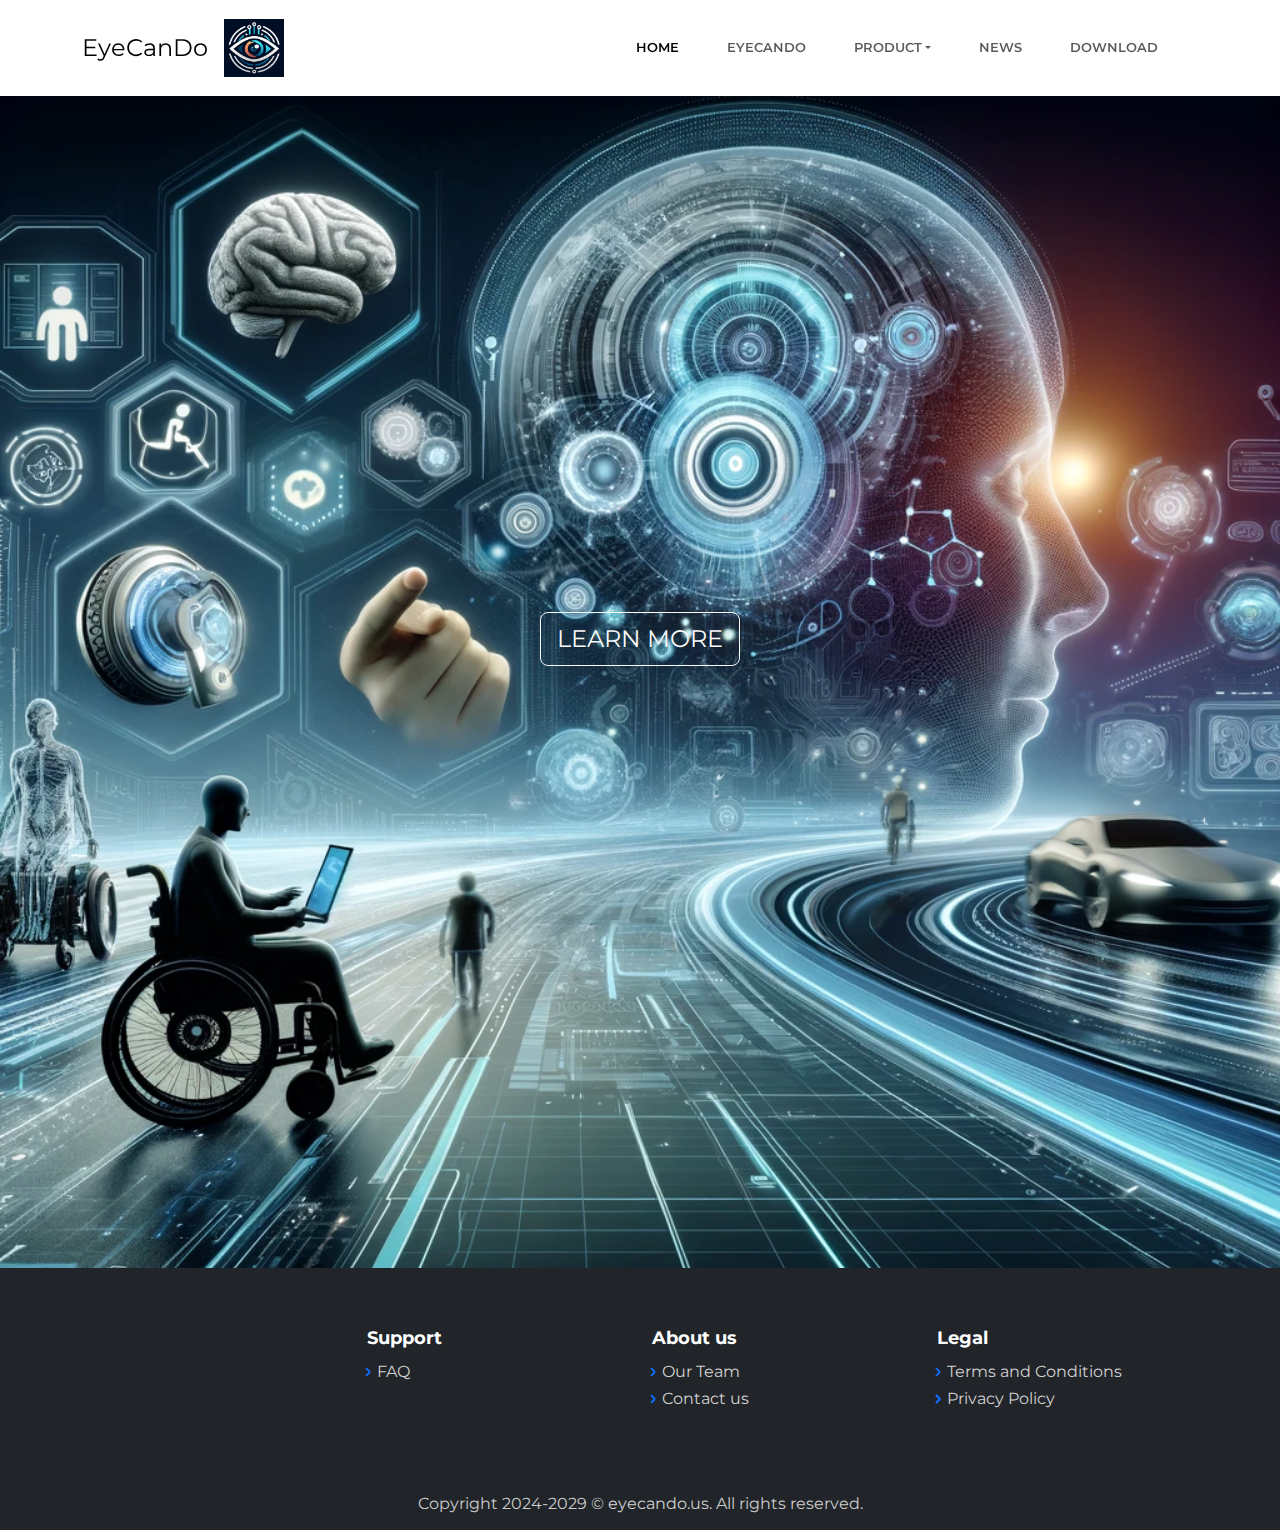
<file: index.html>
<!DOCTYPE html>
<html data-bs-theme="light" lang="en">

<head>
    <meta charset="utf-8">
    <meta name="viewport" content="width=device-width, initial-scale=1.0, shrink-to-fit=no">
    <title>Home - Brand</title>
    <link rel="stylesheet" href="assets/bootstrap/css/bootstrap.min.css">
    <link rel="stylesheet" href="https://fonts.googleapis.com/css?family=Montserrat:400,400i,700,700i,600,600i&amp;display=swap">
    <link rel="stylesheet" href="assets/css/swiper-icons.css">
    <link rel="stylesheet" href="assets/css/baguetteBox.min.css">
    <link rel="stylesheet" href="assets/css/Features-Centered-Icons-icons.css">
    <link rel="stylesheet" href="assets/css/index.css">
    <link rel="stylesheet" href="assets/css/Projects-Grid-Horizontal-images.css">
    <link rel="stylesheet" href="assets/css/Simple-Slider-swiper-bundle.min.css">
    <link rel="stylesheet" href="assets/css/Simple-Slider.css">
    <link rel="stylesheet" href="assets/css/untitled.css">
    <link rel="stylesheet" href="assets/css/vanilla-zoom.min.css">
</head>

<body>
    <nav class="navbar navbar-expand-lg fixed-top bg-body clean-navbar navbar-light">
        <div class="container"><a class="navbar-brand logo" href="index.html">EyeCanDo</a><button data-bs-toggle="collapse" class="navbar-toggler" data-bs-target="#navcol-1"><span class="visually-hidden">Toggle navigation</span><span class="navbar-toggler-icon"></span></button>
            <div class="collapse navbar-collapse" id="navcol-1"><img src="assets/img/WechatIMG102.jpeg" width="60" height="58">
                <ul class="navbar-nav ms-auto">
                    <li class="nav-item"><a class="nav-link active" href="index.html">Home</a></li>
                    <li class="nav-item"><a class="nav-link" href="eyecando.html">Eyecando</a></li>
                    <li class="nav-item dropdown"><a class="dropdown-toggle nav-link" aria-expanded="false" data-bs-toggle="dropdown" href="#">Product</a>
                        <div class="dropdown-menu"><a class="dropdown-item" href="features.html">Features</a><a class="dropdown-item" href="functionality.html">Functionality</a><a class="dropdown-item" href="eyecandvr.html">EyeCanDo VR</a></div>
                    </li>
                    <li class="nav-item"><a class="nav-link" href="news.html">news</a></li>
                    <li class="nav-item"><a class="nav-link" href="download.html">Download</a></li>
                </ul>
            </div>
        </div>
    </nav>
    <main class="page landing-page">
        <section class="clean-block clean-hero" style="background-image: url(&quot;assets/img/tech/DALL·E%202024-04-11%2023.09.48%20-%20A%20futuristic%20and%20inclusive%20technology-themed%20background%20image%20that%20represents%20next-generation%20communication%20platforms,%20including%20elements%20of%20eye%20gaze%20.webp&quot;);color: rgba(9,162,255,0);">
            <div class="text">
                <h2></h2><a class="btn btn-outline-light btn-lg text-uppercase fs-4" role="button" href="eyecando.html">Learn More</a>
            </div>
        </section>
    </main>
    <footer class="page-footer dark">
        <div class="container">
            <div class="row justify-content-end">
                <div class="col-sm-3">
                    <h5>Support</h5>
                    <ul>
                        <li><a href="faq.html">FAQ</a></li>
                    </ul>
                </div>
                <div class="col-sm-3">
                    <h5>About us</h5>
                    <ul>
                        <li><a href="about-us.html">Our Team</a></li>
                        <li><a href="contact-us.html">Contact us</a></li>
                    </ul>
                </div>
                <div class="col-sm-3">
                    <h5>Legal</h5>
                    <ul>
                        <li><a href="Terms_and_Conditions.html">Terms and Conditions</a></li>
                        <li></li>
                        <li><a href="privacy%20policy.html">Privacy Policy</a></li>
                    </ul>
                </div>
            </div>
        </div>
        <div class="footer-copyright">
            <p>Copyright 2024-2029 © <a href="http://eyecando.org">eyecando.</a>us. All rights reserved.</p>
        </div>
    </footer>
    <script src="assets/bootstrap/js/bootstrap.min.js"></script>
    <script src="assets/js/baguetteBox.min.js"></script>
    <script src="assets/js/vanilla-zoom.js"></script>
    <script src="assets/js/theme.js"></script>
    <script src="assets/js/Simple-Slider-swiper-bundle.min.js"></script>
    <script src="assets/js/Simple-Slider.js"></script>
</body>

</html>
</file>
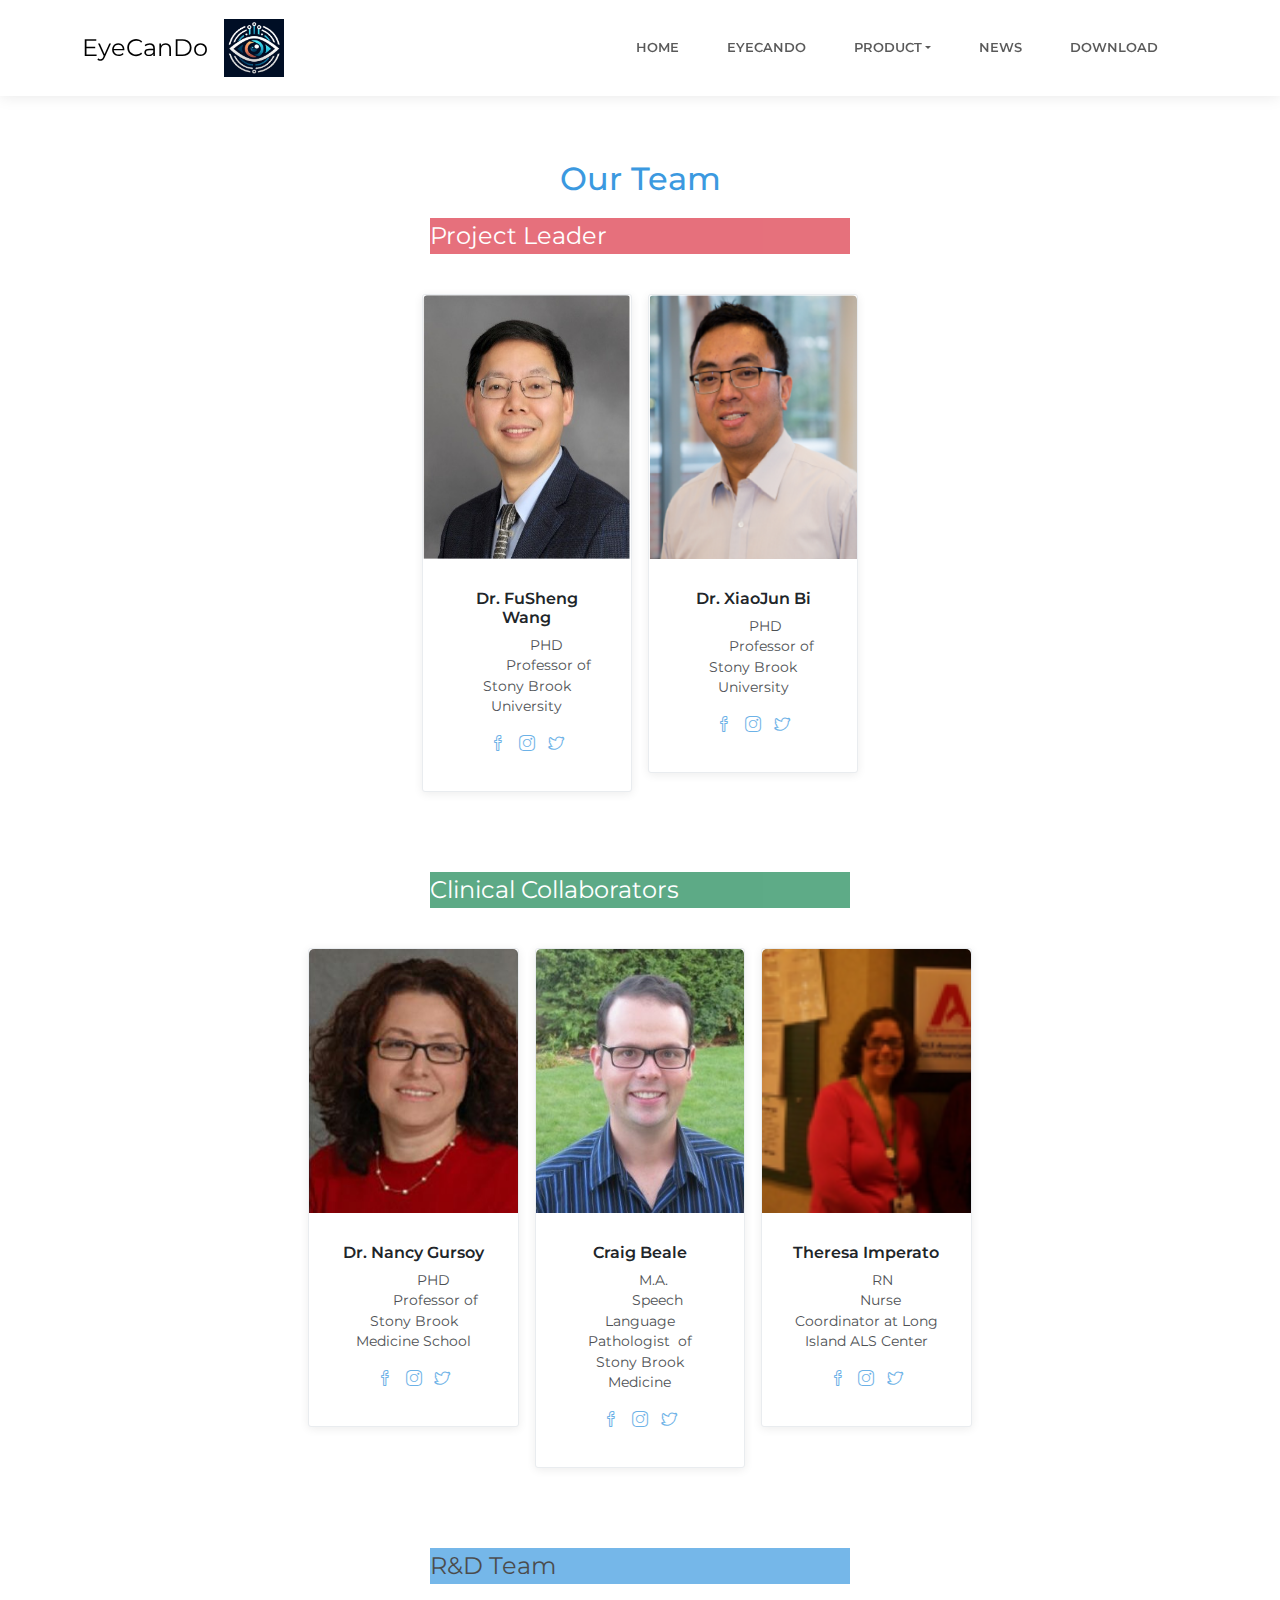
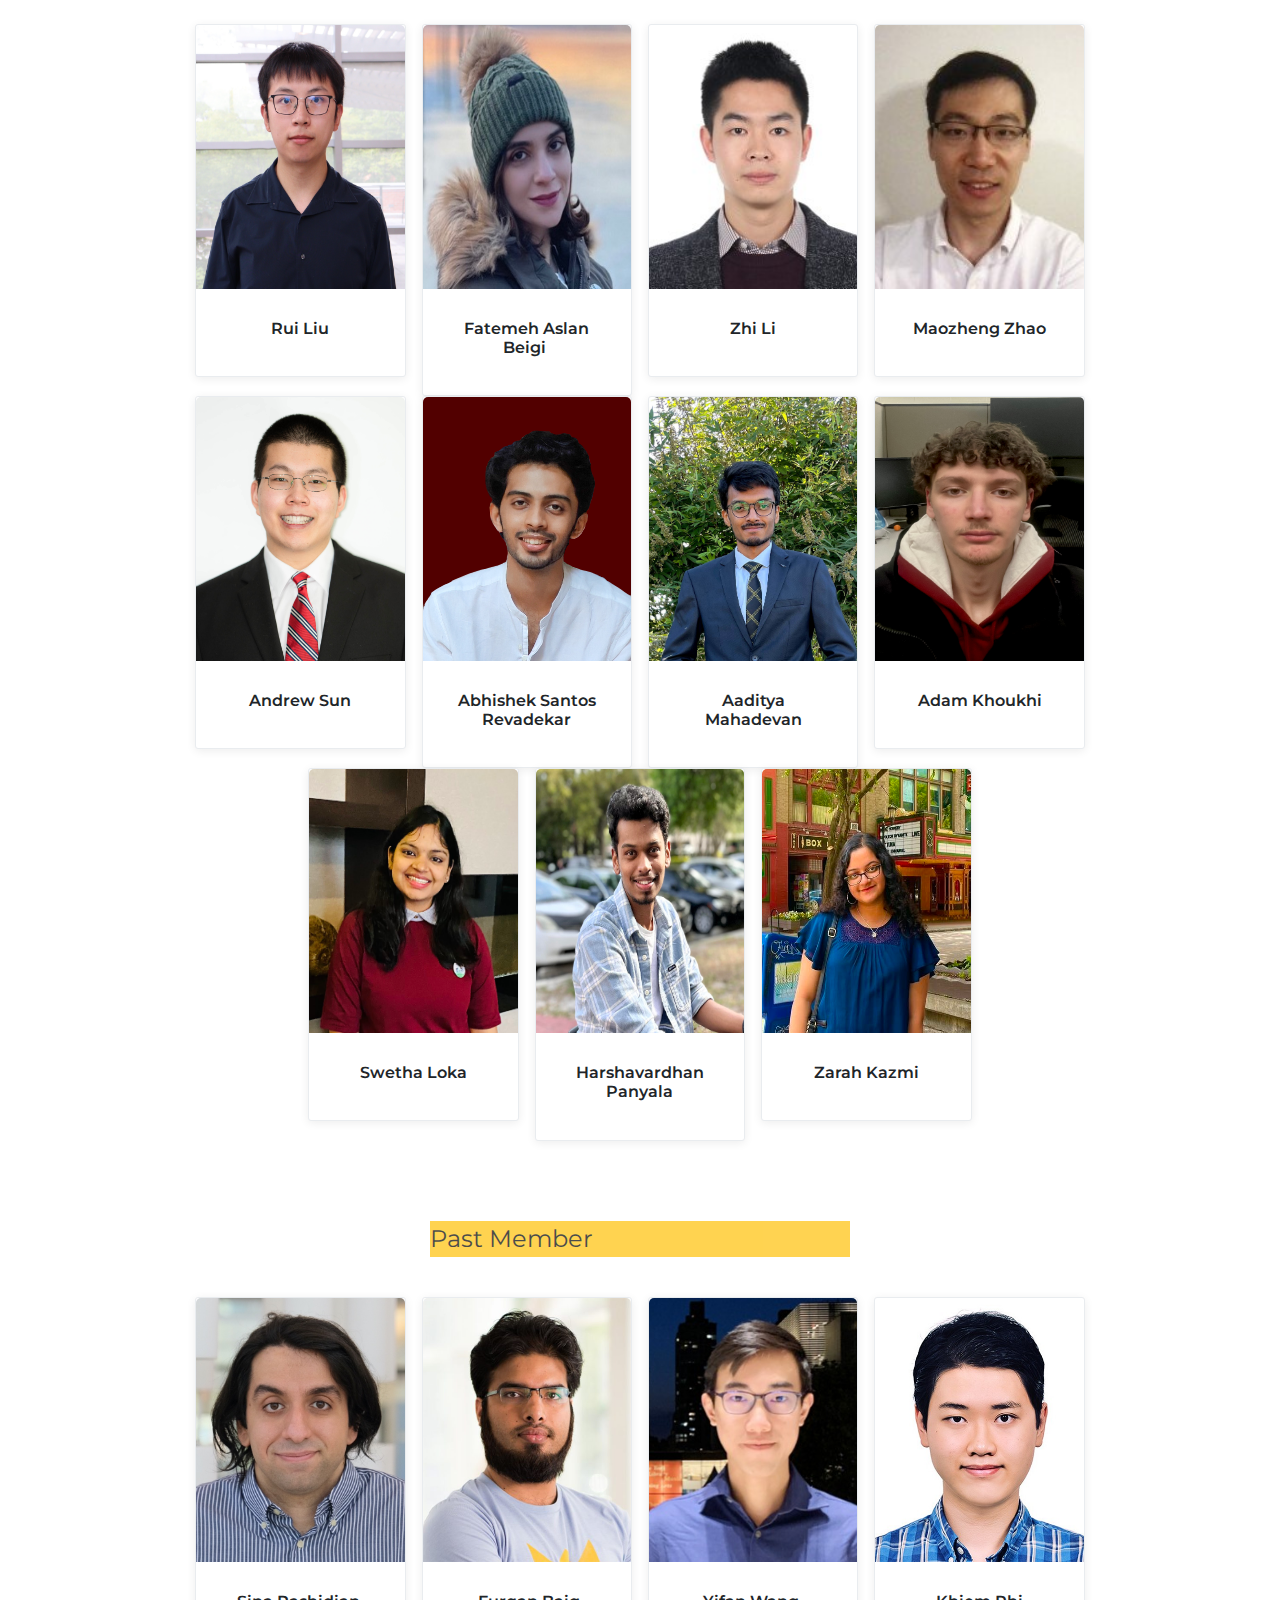
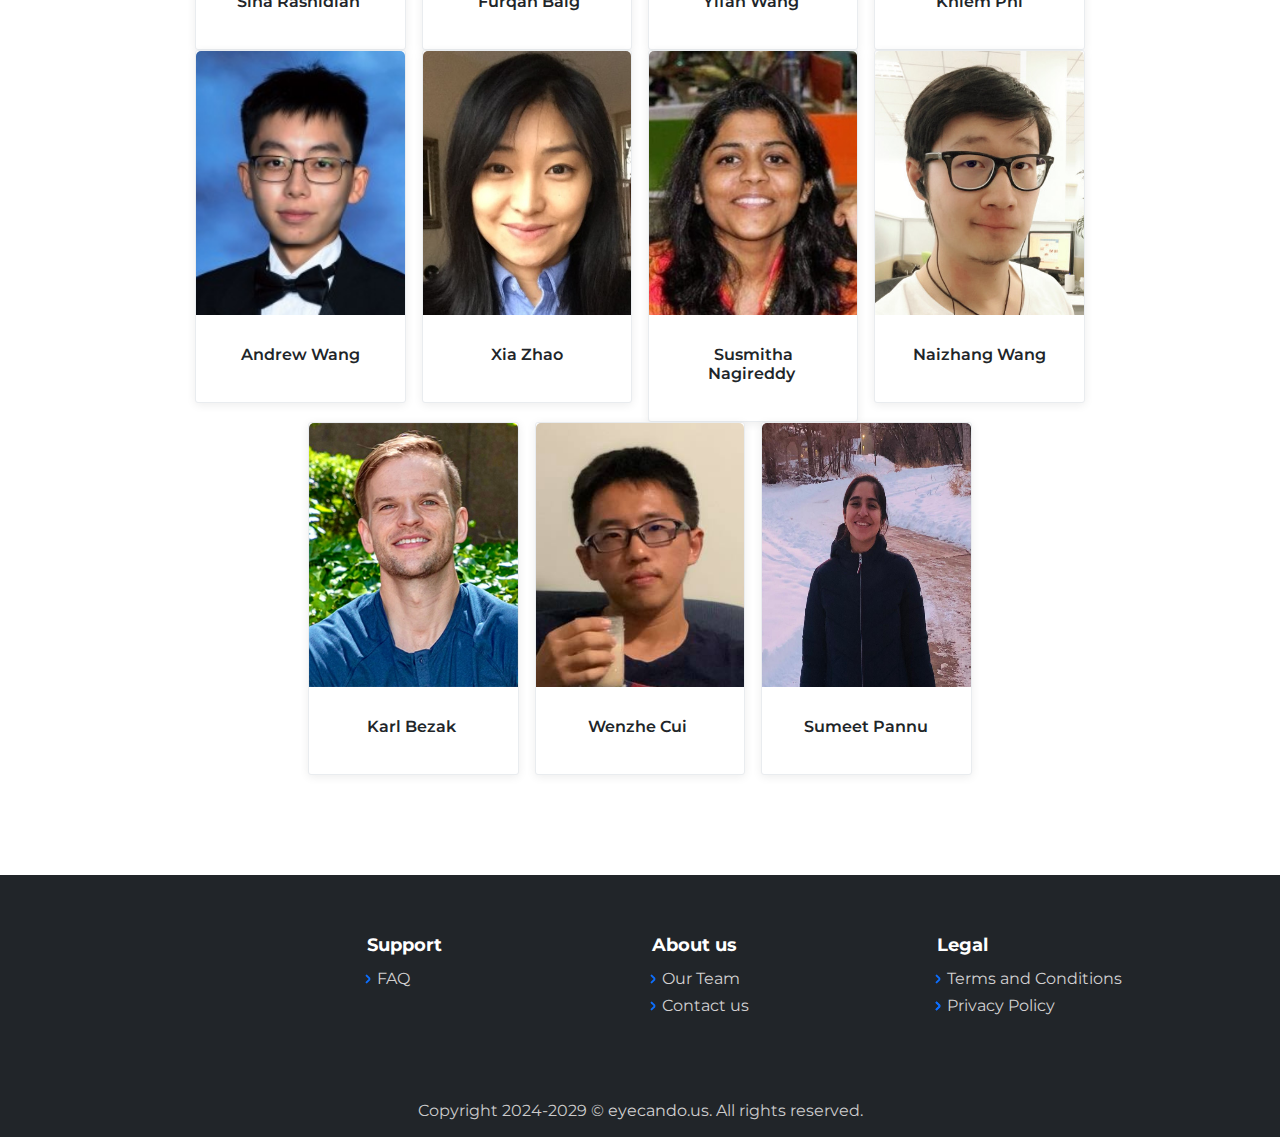
<file: about-us.html>
<!DOCTYPE html>
<html data-bs-theme="light" lang="en">

<head>
    <meta charset="utf-8">
    <meta name="viewport" content="width=device-width, initial-scale=1.0, shrink-to-fit=no">
    <title>About Us - Brand</title>
    <link rel="stylesheet" href="assets/bootstrap/css/bootstrap.min.css">
    <link rel="stylesheet" href="https://fonts.googleapis.com/css?family=Montserrat:400,400i,700,700i,600,600i&amp;display=swap">
    <link rel="stylesheet" href="assets/css/swiper-icons.css">
    <link rel="stylesheet" href="assets/fonts/simple-line-icons.min.css">
    <link rel="stylesheet" href="assets/css/baguetteBox.min.css">
    <link rel="stylesheet" href="assets/css/Features-Centered-Icons-icons.css">
    <link rel="stylesheet" href="assets/css/index.css">
    <link rel="stylesheet" href="assets/css/Projects-Grid-Horizontal-images.css">
    <link rel="stylesheet" href="assets/css/Simple-Slider-swiper-bundle.min.css">
    <link rel="stylesheet" href="assets/css/Simple-Slider.css">
    <link rel="stylesheet" href="assets/css/untitled.css">
    <link rel="stylesheet" href="assets/css/vanilla-zoom.min.css">
</head>

<body>
    <nav class="navbar navbar-expand-lg fixed-top bg-body clean-navbar navbar-light">
        <div class="container"><a class="navbar-brand logo" href="index.html">EyeCanDo</a><button data-bs-toggle="collapse" class="navbar-toggler" data-bs-target="#navcol-1"><span class="visually-hidden">Toggle navigation</span><span class="navbar-toggler-icon"></span></button>
            <div class="collapse navbar-collapse" id="navcol-1"><img src="assets/img/WechatIMG102.jpeg" width="60" height="58">
                <ul class="navbar-nav ms-auto">
                    <li class="nav-item"><a class="nav-link" href="index.html">Home</a></li>
                    <li class="nav-item"><a class="nav-link" href="eyecando.html">Eyecando</a></li>
                    <li class="nav-item dropdown"><a class="dropdown-toggle nav-link" aria-expanded="false" data-bs-toggle="dropdown" href="#">Product</a>
                        <div class="dropdown-menu"><a class="dropdown-item" href="features.html">Features</a><a class="dropdown-item" href="functionality.html">Functionality</a><a class="dropdown-item" href="eyecandvr.html">EyeCanDo VR</a></div>
                    </li>
                    <li class="nav-item"><a class="nav-link" href="news.html">news</a></li>
                    <li class="nav-item"><a class="nav-link" href="download.html">Download</a></li>
                </ul>
            </div>
        </div>
    </nav>
    <main class="page">
        <section class="clean-block about-us">
            <div class="container">
                <div class="block-heading">
                    <h2 class="text-info">Our Team</h2>
                    <p class="fs-4 text-start text-bg-danger">Project Leader</p>
                </div>
                <div class="row gx-3 gy-2 justify-content-center">
                    <div class="col-sm-6 col-lg-4 col-xl-3">
                        <div class="card text-center clean-card"><img class="card-img-top w-100 d-block" src="assets/img/avatars/Picture1.jpg" width="310" height="264">
                            <div class="card-body info">
                                <h4 class="card-title">Dr. FuSheng Wang</h4>
                                <p class="card-text">&nbsp; &nbsp; &nbsp; &nbsp; &nbsp; &nbsp; &nbsp; &nbsp; &nbsp; &nbsp;PHD&nbsp; &nbsp; &nbsp; &nbsp; &nbsp; &nbsp; &nbsp; &nbsp; &nbsp; &nbsp; &nbsp;Professor of Stony Brook University</p>
                                <div class="icons"><a href="#"><i class="icon-social-facebook"></i></a><a href="#"><i class="icon-social-instagram"></i></a><a href="#"><i class="icon-social-twitter"></i></a></div>
                            </div>
                        </div>
                    </div>
                    <div class="col-sm-6 col-lg-4 col-xl-3 col-xxl-2">
                        <div class="card text-center clean-card"><img class="card-img-top w-100 d-block" src="assets/img/avatars/Picture2.png" width="244" height="264">
                            <div class="card-body info">
                                <h4 class="card-title">Dr. XiaoJun Bi</h4>
                                <p class="card-text">&nbsp; &nbsp; &nbsp; &nbsp; &nbsp; &nbsp; &nbsp; &nbsp; &nbsp;PHD&nbsp; &nbsp; &nbsp; &nbsp; &nbsp; &nbsp; &nbsp; &nbsp; &nbsp; &nbsp; &nbsp;Professor of Stony Brook University</p>
                                <div class="icons"><a href="#"><i class="icon-social-facebook"></i></a><a href="#"><i class="icon-social-instagram"></i></a><a href="#"><i class="icon-social-twitter"></i></a></div>
                            </div>
                        </div>
                    </div>
                </div>
                <div class="block-heading">
                    <p class="fs-4 text-start text-bg-success">Clinical Collaborators</p>
                </div>
                <div class="row gx-3 gy-2 justify-content-center">
                    <div class="col-sm-6 col-lg-4 col-xl-3">
                        <div class="card text-center clean-card"><img class="card-img-top w-100 d-block" src="assets/img/avatars/w1.jpg" width="310" height="264">
                            <div class="card-body info">
                                <h4 class="card-title">Dr. Nancy Gursoy</h4>
                                <p class="card-text">&nbsp; &nbsp; &nbsp; &nbsp; &nbsp; &nbsp; &nbsp; &nbsp; &nbsp; &nbsp;PHD&nbsp; &nbsp; &nbsp; &nbsp; &nbsp; &nbsp; &nbsp; &nbsp; &nbsp; &nbsp; &nbsp;Professor of Stony Brook Medicine School</p>
                                <div class="icons"><a href="#"><i class="icon-social-facebook"></i></a><a href="#"><i class="icon-social-instagram"></i></a><a href="#"><i class="icon-social-twitter"></i></a></div>
                            </div>
                        </div>
                    </div>
                    <div class="col-sm-6 col-lg-4 col-xl-3">
                        <div class="card text-center clean-card"><img class="card-img-top w-100 d-block" src="assets/img/avatars/w2.png" width="310" height="264">
                            <div class="card-body info">
                                <h4 class="card-title">Craig Beale</h4>
                                <p class="card-text">&nbsp; &nbsp; &nbsp; &nbsp; &nbsp; &nbsp; &nbsp; &nbsp; &nbsp; M.A.&nbsp; &nbsp; &nbsp; &nbsp; &nbsp; &nbsp; &nbsp; &nbsp; &nbsp; &nbsp; &nbsp;Speech Language Pathologist&nbsp; of Stony Brook Medicine</p>
                                <div class="icons"><a href="#"><i class="icon-social-facebook"></i></a><a href="#"><i class="icon-social-instagram"></i></a><a href="#"><i class="icon-social-twitter"></i></a></div>
                            </div>
                        </div>
                    </div>
                    <div class="col-sm-6 col-lg-4 col-xl-3">
                        <div class="card text-center clean-card"><img class="card-img-top w-100 d-block" src="assets/img/avatars/w3.png" width="310" height="264">
                            <div class="card-body info">
                                <h4 class="card-title">Theresa Imperato</h4>
                                <p class="card-text">&nbsp; &nbsp; &nbsp; &nbsp; &nbsp; &nbsp; &nbsp; &nbsp; &nbsp; &nbsp;RN&nbsp; &nbsp; &nbsp; &nbsp; &nbsp; &nbsp; &nbsp; &nbsp; &nbsp; &nbsp;Nurse Coordinator at Long Island ALS Center</p>
                                <div class="icons"><a href="#"><i class="icon-social-facebook"></i></a><a href="#"><i class="icon-social-instagram"></i></a><a href="#"><i class="icon-social-twitter"></i></a></div>
                            </div>
                        </div>
                    </div>
                </div>
                <div class="block-heading">
                    <p class="fs-4 text-start text-bg-info">R&amp;D Team</p>
                </div>
                <div class="row gx-3 gy-2 justify-content-center">
                    <div class="col-sm-6 col-lg-4 col-xl-3">
                        <div class="card text-center clean-card"><img class="card-img-top w-100 d-block" src="assets/img/avatars/x1.png" width="310" height="264">
                            <div class="card-body info">
                                <h4 class="card-title">Rui Liu</h4>
                            </div>
                        </div>
                    </div>
                    <div class="col-sm-6 col-lg-4 col-xl-3">
                        <div class="card text-center clean-card"><img class="card-img-top w-100 d-block" src="assets/img/avatars/x2.jpeg" width="310" height="264">
                            <div class="card-body info">
                                <h4 class="card-title">Fatemeh Aslan Beigi&nbsp;</h4>
                            </div>
                        </div>
                    </div>
                    <div class="col-sm-6 col-lg-4 col-xl-3">
                        <div class="card text-center clean-card"><img class="card-img-top w-100 d-block" src="assets/img/avatars/x3.png" width="310" height="264">
                            <div class="card-body info">
                                <h4 class="card-title">Zhi Li</h4>
                            </div>
                        </div>
                    </div>
                    <div class="col-sm-6 col-lg-4 col-xl-3">
                        <div class="card text-center clean-card"><img class="card-img-top w-100 d-block" src="assets/img/avatars/x4.png" width="310" height="264">
                            <div class="card-body info">
                                <h4 class="card-title">Maozheng Zhao</h4>
                            </div>
                        </div>
                    </div>
                </div>
                <div class="row gx-3 gy-2 justify-content-center">
                    <div class="col-sm-6 col-lg-4 col-xl-3">
                        <div class="card text-center clean-card"><img class="card-img-top w-100 d-block" src="assets/img/avatars/x5.jpg" width="310" height="264">
                            <div class="card-body info">
                                <h4 class="card-title">Andrew Sun</h4>
                            </div>
                        </div>
                    </div>
                    <div class="col-sm-6 col-lg-4 col-xl-3">
                        <div class="card text-center clean-card"><img class="card-img-top w-100 d-block" src="assets/img/avatars/x6.png" width="310" height="264">
                            <div class="card-body info">
                                <h4 class="card-title">Abhishek Santos Revadekar</h4>
                            </div>
                        </div>
                    </div>
                    <div class="col-sm-6 col-lg-4 col-xl-3">
                        <div class="card text-center clean-card"><img class="card-img-top w-100 d-block" src="assets/img/avatars/x7.jpg" width="310" height="264">
                            <div class="card-body info">
                                <h4 class="card-title">Aaditya Mahadevan</h4>
                            </div>
                        </div>
                    </div>
                    <div class="col-sm-6 col-lg-4 col-xl-3">
                        <div class="card text-center clean-card"><img class="card-img-top w-100 d-block" src="assets/img/avatars/x8.jpg" width="310" height="264">
                            <div class="card-body info">
                                <h4 class="card-title">Adam Khoukhi</h4>
                            </div>
                        </div>
                    </div>
                </div>
                <div class="row gx-3 gy-2 justify-content-center">
                    <div class="col-sm-6 col-lg-4 col-xl-3">
                        <div class="card text-center clean-card"><img class="card-img-top w-100 d-block" src="assets/img/avatars/x9.jpg" width="310" height="264">
                            <div class="card-body info">
                                <h4 class="card-title">Swetha Loka</h4>
                            </div>
                        </div>
                    </div>
                    <div class="col-sm-6 col-lg-4 col-xl-3">
                        <div class="card text-center clean-card"><img class="card-img-top w-100 d-block" src="assets/img/avatars/x10.jpg" width="310" height="264">
                            <div class="card-body info">
                                <h4 class="card-title">Harshavardhan Panyala</h4>
                            </div>
                        </div>
                    </div>
                    <div class="col-sm-6 col-lg-4 col-xl-3">
                        <div class="card text-center clean-card"><img class="card-img-top w-100 d-block" src="assets/img/avatars/x11.png" width="310" height="264">
                            <div class="card-body info">
                                <h4 class="card-title">Zarah Kazmi</h4>
                            </div>
                        </div>
                    </div>
                </div>
                <div class="block-heading">
                    <p class="fs-4 text-start text-bg-warning">Past Member</p>
                </div>
                <div class="row gx-3 gy-2 justify-content-center">
                    <div class="col-sm-6 col-lg-4 col-xl-3">
                        <div class="card text-center clean-card"><img class="card-img-top w-100 d-block" src="assets/img/avatars/p1.png" width="310" height="264">
                            <div class="card-body info">
                                <h4 class="card-title">Sina Rashidian&nbsp;</h4>
                            </div>
                        </div>
                    </div>
                    <div class="col-sm-6 col-lg-4 col-xl-3">
                        <div class="card text-center clean-card"><img class="card-img-top w-100 d-block" src="assets/img/avatars/p2.png" width="310" height="264">
                            <div class="card-body info">
                                <h4 class="card-title">&nbsp;Furqan Baig</h4>
                            </div>
                        </div>
                    </div>
                    <div class="col-sm-6 col-lg-4 col-xl-3">
                        <div class="card text-center clean-card"><img class="card-img-top w-100 d-block" src="assets/img/avatars/p3.png" width="310" height="264">
                            <div class="card-body info">
                                <h4 class="card-title">Yifan Wang&nbsp;</h4>
                            </div>
                        </div>
                    </div>
                    <div class="col-sm-6 col-lg-4 col-xl-3">
                        <div class="card text-center clean-card"><img class="card-img-top w-100 d-block" src="assets/img/avatars/p4.png" width="310" height="264">
                            <div class="card-body info">
                                <h4 class="card-title">Khiem Phi</h4>
                            </div>
                        </div>
                    </div>
                </div>
                <div class="row gx-3 gy-2 justify-content-center">
                    <div class="col-sm-6 col-lg-4 col-xl-3">
                        <div class="card text-center clean-card"><img class="card-img-top w-100 d-block" src="assets/img/avatars/p5.png" width="310" height="264">
                            <div class="card-body info">
                                <h4 class="card-title">Andrew Wang</h4>
                            </div>
                        </div>
                    </div>
                    <div class="col-sm-6 col-lg-4 col-xl-3">
                        <div class="card text-center clean-card"><img class="card-img-top w-100 d-block" src="assets/img/avatars/p6.png" width="310" height="264">
                            <div class="card-body info">
                                <h4 class="card-title">Xia Zhao</h4>
                            </div>
                        </div>
                    </div>
                    <div class="col-sm-6 col-lg-4 col-xl-3">
                        <div class="card text-center clean-card"><img class="card-img-top w-100 d-block" src="assets/img/avatars/p7.png" width="310" height="264">
                            <div class="card-body info">
                                <h4 class="card-title">Susmitha Nagireddy&nbsp;</h4>
                            </div>
                        </div>
                    </div>
                    <div class="col-sm-6 col-lg-4 col-xl-3">
                        <div class="card text-center clean-card"><img class="card-img-top w-100 d-block" src="assets/img/avatars/p8.png" width="310" height="264">
                            <div class="card-body info">
                                <h4 class="card-title">Naizhang Wang</h4>
                            </div>
                        </div>
                    </div>
                </div>
                <div class="row gx-3 gy-2 justify-content-center">
                    <div class="col-sm-6 col-lg-4 col-xl-3">
                        <div class="card text-center clean-card"><img class="card-img-top w-100 d-block" src="assets/img/avatars/p9.png" width="310" height="264">
                            <div class="card-body info">
                                <h4 class="card-title">Karl Bezak&nbsp;</h4>
                            </div>
                        </div>
                    </div>
                    <div class="col-sm-6 col-lg-4 col-xl-3">
                        <div class="card text-center clean-card"><img class="card-img-top w-100 d-block" src="assets/img/avatars/p10.png" width="310" height="264">
                            <div class="card-body info">
                                <h4 class="card-title">Wenzhe Cui&nbsp;</h4>
                            </div>
                        </div>
                    </div>
                    <div class="col-sm-6 col-lg-4 col-xl-3">
                        <div class="card text-center clean-card"><img class="card-img-top w-100 d-block" src="assets/img/avatars/p11.jpeg" width="310" height="264">
                            <div class="card-body info">
                                <h4 class="card-title">Sumeet Pannu</h4>
                            </div>
                        </div>
                    </div>
                </div>
            </div>
        </section>
    </main>
    <footer class="page-footer dark">
        <div class="container">
            <div class="row justify-content-end">
                <div class="col-sm-3">
                    <h5>Support</h5>
                    <ul>
                        <li><a href="faq.html">FAQ</a></li>
                    </ul>
                </div>
                <div class="col-sm-3">
                    <h5>About us</h5>
                    <ul>
                        <li><a href="about-us.html">Our Team</a></li>
                        <li><a href="contact-us.html">Contact us</a></li>
                    </ul>
                </div>
                <div class="col-sm-3">
                    <h5>Legal</h5>
                    <ul>
                        <li><a href="Terms_and_Conditions.html">Terms and Conditions</a></li>
                        <li></li>
                        <li><a href="privacy%20policy.html">Privacy Policy</a></li>
                    </ul>
                </div>
            </div>
        </div>
        <div class="footer-copyright">
            <p>Copyright 2024-2029 © <a href="http://eyecando.org">eyecando.</a>us. All rights reserved.</p>
        </div>
    </footer>
    <script src="assets/bootstrap/js/bootstrap.min.js"></script>
    <script src="assets/js/baguetteBox.min.js"></script>
    <script src="assets/js/vanilla-zoom.js"></script>
    <script src="assets/js/theme.js"></script>
    <script src="assets/js/Simple-Slider-swiper-bundle.min.js"></script>
    <script src="assets/js/Simple-Slider.js"></script>
</body>

</html>
</file>
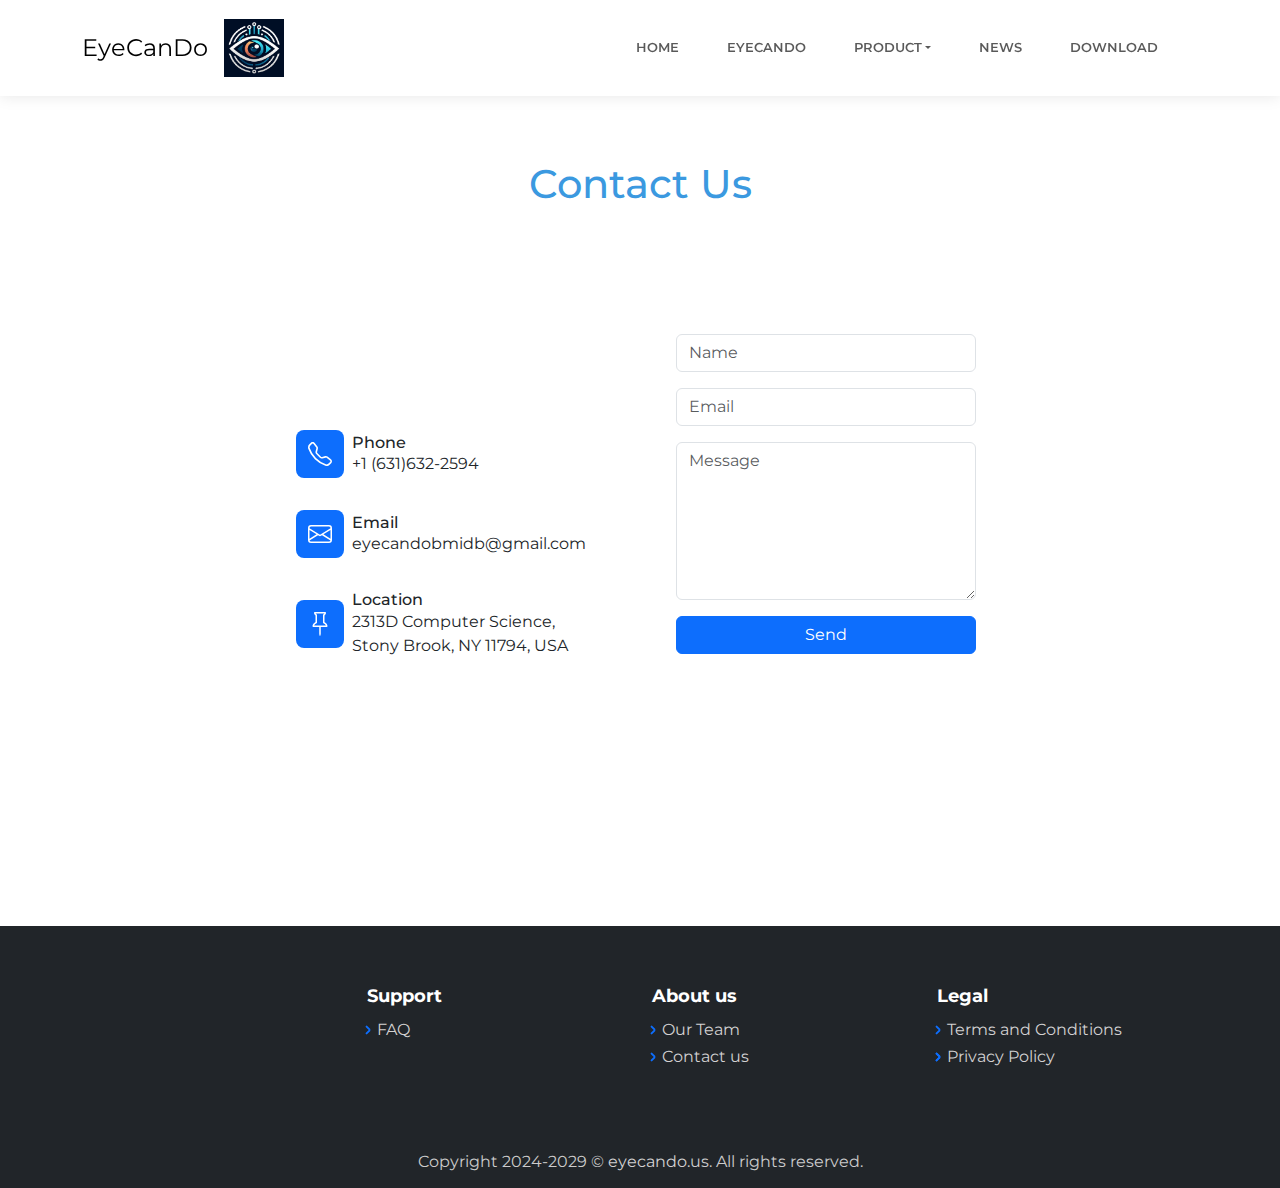
<file: contact-us.html>
<!DOCTYPE html>
<html data-bs-theme="light" lang="en">

<head>
    <meta charset="utf-8">
    <meta name="viewport" content="width=device-width, initial-scale=1.0, shrink-to-fit=no">
    <title>Contact Us - Brand</title>
    <link rel="stylesheet" href="assets/bootstrap/css/bootstrap.min.css">
    <link rel="stylesheet" href="https://fonts.googleapis.com/css?family=Montserrat:400,400i,700,700i,600,600i&amp;display=swap">
    <link rel="stylesheet" href="assets/css/swiper-icons.css">
    <link rel="stylesheet" href="assets/css/baguetteBox.min.css">
    <link rel="stylesheet" href="assets/css/Features-Centered-Icons-icons.css">
    <link rel="stylesheet" href="assets/css/index.css">
    <link rel="stylesheet" href="assets/css/Projects-Grid-Horizontal-images.css">
    <link rel="stylesheet" href="assets/css/Simple-Slider-swiper-bundle.min.css">
    <link rel="stylesheet" href="assets/css/Simple-Slider.css">
    <link rel="stylesheet" href="assets/css/untitled.css">
    <link rel="stylesheet" href="assets/css/vanilla-zoom.min.css">
</head>

<body>
    <nav class="navbar navbar-expand-lg fixed-top bg-body clean-navbar navbar-light">
        <div class="container"><a class="navbar-brand logo" href="index.html">EyeCanDo</a><button data-bs-toggle="collapse" class="navbar-toggler" data-bs-target="#navcol-1"><span class="visually-hidden">Toggle navigation</span><span class="navbar-toggler-icon"></span></button>
            <div class="collapse navbar-collapse" id="navcol-1"><img src="assets/img/WechatIMG102.jpeg" width="60" height="58">
                <ul class="navbar-nav ms-auto">
                    <li class="nav-item"><a class="nav-link" href="index.html">Home</a></li>
                    <li class="nav-item"><a class="nav-link" href="eyecando.html">Eyecando</a></li>
                    <li class="nav-item dropdown"><a class="dropdown-toggle nav-link" aria-expanded="false" data-bs-toggle="dropdown" href="#">Product</a>
                        <div class="dropdown-menu"><a class="dropdown-item" href="features.html">Features</a><a class="dropdown-item" href="functionality.html">Functionality</a><a class="dropdown-item" href="eyecandvr.html">EyeCanDo VR</a></div>
                    </li>
                    <li class="nav-item"><a class="nav-link" href="news.html">news</a></li>
                    <li class="nav-item"><a class="nav-link" href="download.html">Download</a></li>
                </ul>
            </div>
        </div>
    </nav>
    <main class="page">
        <section class="clean-block slider">
            <div class="container">
                <div class="block-heading">
                    <h1 class="text-center text-info">Contact Us</h1>
                </div>
                <div style="padding-top: 40px;margin-top: -26px;">
                    <section class="position-relative py-4 py-xl-5">
                        <div class="container position-relative">
                            <div class="row d-flex justify-content-center">
                                <div class="col-md-6 col-lg-4 col-xl-4">
                                    <div class="d-flex flex-column justify-content-center align-items-start h-100">
                                        <div class="d-flex align-items-center p-3">
                                            <div class="bs-icon-md bs-icon-rounded bs-icon-primary d-flex flex-shrink-0 justify-content-center align-items-center d-inline-block bs-icon"><svg xmlns="http://www.w3.org/2000/svg" width="1em" height="1em" fill="currentColor" viewBox="0 0 16 16" class="bi bi-telephone">
                                                    <path d="M3.654 1.328a.678.678 0 0 0-1.015-.063L1.605 2.3c-.483.484-.661 1.169-.45 1.77a17.568 17.568 0 0 0 4.168 6.608 17.569 17.569 0 0 0 6.608 4.168c.601.211 1.286.033 1.77-.45l1.034-1.034a.678.678 0 0 0-.063-1.015l-2.307-1.794a.678.678 0 0 0-.58-.122l-2.19.547a1.745 1.745 0 0 1-1.657-.459L5.482 8.062a1.745 1.745 0 0 1-.46-1.657l.548-2.19a.678.678 0 0 0-.122-.58L3.654 1.328zM1.884.511a1.745 1.745 0 0 1 2.612.163L6.29 2.98c.329.423.445.974.315 1.494l-.547 2.19a.678.678 0 0 0 .178.643l2.457 2.457a.678.678 0 0 0 .644.178l2.189-.547a1.745 1.745 0 0 1 1.494.315l2.306 1.794c.829.645.905 1.87.163 2.611l-1.034 1.034c-.74.74-1.846 1.065-2.877.702a18.634 18.634 0 0 1-7.01-4.42 18.634 18.634 0 0 1-4.42-7.009c-.362-1.03-.037-2.137.703-2.877L1.885.511z"></path>
                                                </svg></div>
                                            <div class="px-2">
                                                <h6 class="mb-0">Phone</h6>
                                                <p class="mb-0">+1 (631)632-2594</p>
                                            </div>
                                        </div>
                                        <div class="d-flex align-items-center p-3">
                                            <div class="bs-icon-md bs-icon-rounded bs-icon-primary d-flex flex-shrink-0 justify-content-center align-items-center d-inline-block bs-icon"><svg xmlns="http://www.w3.org/2000/svg" width="1em" height="1em" fill="currentColor" viewBox="0 0 16 16" class="bi bi-envelope">
                                                    <path d="M0 4a2 2 0 0 1 2-2h12a2 2 0 0 1 2 2v8a2 2 0 0 1-2 2H2a2 2 0 0 1-2-2zm2-1a1 1 0 0 0-1 1v.217l7 4.2 7-4.2V4a1 1 0 0 0-1-1zm13 2.383-4.708 2.825L15 11.105zm-.034 6.876-5.64-3.471L8 9.583l-1.326-.795-5.64 3.47A1 1 0 0 0 2 13h12a1 1 0 0 0 .966-.741M1 11.105l4.708-2.897L1 5.383z"></path>
                                                </svg></div>
                                            <div class="px-2">
                                                <h6 class="mb-0">Email</h6>
                                                <p class="mb-0">eyecandobmidb@gmail.com</p>
                                            </div>
                                        </div>
                                        <div class="d-flex align-items-center p-3">
                                            <div class="bs-icon-md bs-icon-rounded bs-icon-primary d-flex flex-shrink-0 justify-content-center align-items-center d-inline-block bs-icon"><svg xmlns="http://www.w3.org/2000/svg" width="1em" height="1em" fill="currentColor" viewBox="0 0 16 16" class="bi bi-pin">
                                                    <path d="M4.146.146A.5.5 0 0 1 4.5 0h7a.5.5 0 0 1 .5.5c0 .68-.342 1.174-.646 1.479-.126.125-.25.224-.354.298v4.431l.078.048c.203.127.476.314.751.555C12.36 7.775 13 8.527 13 9.5a.5.5 0 0 1-.5.5h-4v4.5c0 .276-.224 1.5-.5 1.5s-.5-1.224-.5-1.5V10h-4a.5.5 0 0 1-.5-.5c0-.973.64-1.725 1.17-2.189A5.921 5.921 0 0 1 5 6.708V2.277a2.77 2.77 0 0 1-.354-.298C4.342 1.674 4 1.179 4 .5a.5.5 0 0 1 .146-.354zm1.58 1.408-.002-.001.002.001m-.002-.001.002.001A.5.5 0 0 1 6 2v5a.5.5 0 0 1-.276.447h-.002l-.012.007-.054.03a4.922 4.922 0 0 0-.827.58c-.318.278-.585.596-.725.936h7.792c-.14-.34-.407-.658-.725-.936a4.915 4.915 0 0 0-.881-.61l-.012-.006h-.002A.5.5 0 0 1 10 7V2a.5.5 0 0 1 .295-.458 1.775 1.775 0 0 0 .351-.271c.08-.08.155-.17.214-.271H5.14c.06.1.133.191.214.271a1.78 1.78 0 0 0 .37.282"></path>
                                                </svg></div>
                                            <div class="px-2">
                                                <h6 class="mb-0">Location</h6>
                                                <p class="mb-0">2313D Computer Science, Stony Brook, NY 11794, USA</p>
                                            </div>
                                        </div>
                                    </div>
                                </div>
                                <div class="col-md-6 col-lg-5 col-xl-4">
                                    <div>
                                        <form class="p-3 p-xl-4" method="post">
                                            <div class="mb-3"><input class="form-control" type="text" id="name-1" name="name" placeholder="Name"></div>
                                            <div class="mb-3"><input class="form-control" type="email" id="email-1" name="email" placeholder="Email"></div>
                                            <div class="mb-3"><textarea class="form-control" id="message-1" name="message" rows="6" placeholder="Message"></textarea></div>
                                            <div><button class="btn btn-primary d-block w-100" type="submit">Send </button></div>
                                        </form>
                                    </div>
                                </div>
                            </div>
                        </div>
                    </section>
                </div>
            </div>
        </section>
    </main>
    <footer class="page-footer dark">
        <div class="container">
            <div class="row justify-content-end">
                <div class="col-sm-3">
                    <h5>Support</h5>
                    <ul>
                        <li><a href="faq.html">FAQ</a></li>
                    </ul>
                </div>
                <div class="col-sm-3">
                    <h5>About us</h5>
                    <ul>
                        <li><a href="about-us.html">Our Team</a></li>
                        <li><a href="contact-us.html">Contact us</a></li>
                    </ul>
                </div>
                <div class="col-sm-3">
                    <h5>Legal</h5>
                    <ul>
                        <li><a href="Terms_and_Conditions.html">Terms and Conditions</a></li>
                        <li></li>
                        <li><a href="privacy%20policy.html">Privacy Policy</a></li>
                    </ul>
                </div>
            </div>
        </div>
        <div class="footer-copyright">
            <p>Copyright 2024-2029 © <a href="http://eyecando.org">eyecando.</a>us. All rights reserved.</p>
        </div>
    </footer>
    <script src="assets/bootstrap/js/bootstrap.min.js"></script>
    <script src="assets/js/baguetteBox.min.js"></script>
    <script src="assets/js/vanilla-zoom.js"></script>
    <script src="assets/js/theme.js"></script>
    <script src="assets/js/Simple-Slider-swiper-bundle.min.js"></script>
    <script src="assets/js/Simple-Slider.js"></script>
</body>

</html>
</file>
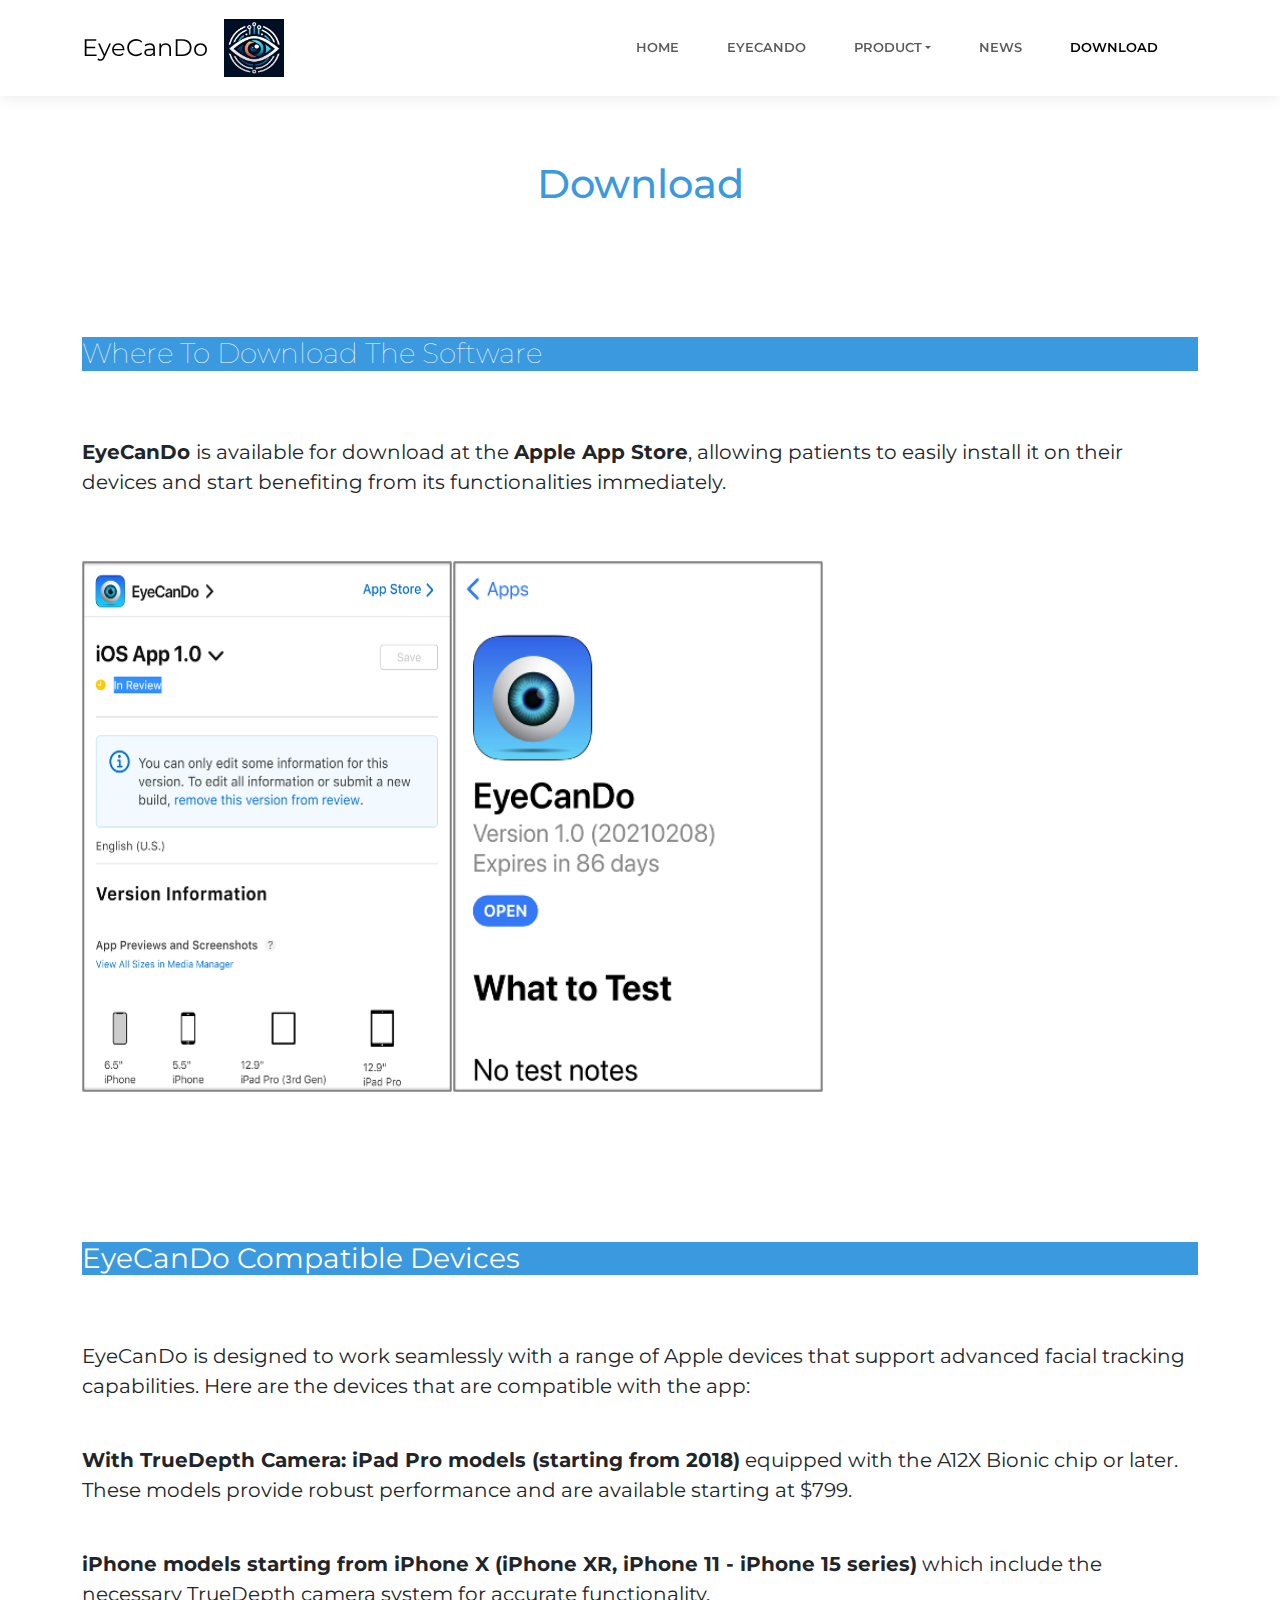
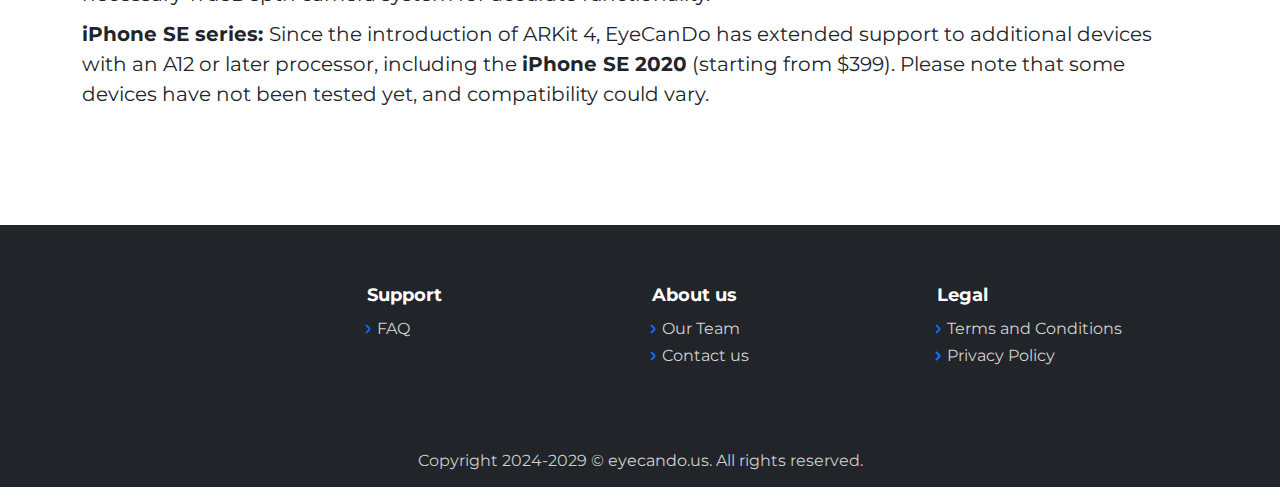
<file: download.html>
<!DOCTYPE html>
<html data-bs-theme="light" lang="en">

<head>
    <meta charset="utf-8">
    <meta name="viewport" content="width=device-width, initial-scale=1.0, shrink-to-fit=no">
    <title>Second_version</title>
    <link rel="stylesheet" href="assets/bootstrap/css/bootstrap.min.css">
    <link rel="stylesheet" href="https://fonts.googleapis.com/css?family=Montserrat:400,400i,700,700i,600,600i&amp;display=swap">
    <link rel="stylesheet" href="assets/css/swiper-icons.css">
    <link rel="stylesheet" href="assets/css/baguetteBox.min.css">
    <link rel="stylesheet" href="assets/css/Features-Centered-Icons-icons.css">
    <link rel="stylesheet" href="assets/css/index.css">
    <link rel="stylesheet" href="assets/css/Projects-Grid-Horizontal-images.css">
    <link rel="stylesheet" href="assets/css/Simple-Slider-swiper-bundle.min.css">
    <link rel="stylesheet" href="assets/css/Simple-Slider.css">
    <link rel="stylesheet" href="assets/css/untitled.css">
    <link rel="stylesheet" href="assets/css/vanilla-zoom.min.css">
</head>

<body>
    <nav class="navbar navbar-expand-lg fixed-top bg-body clean-navbar navbar-light">
        <div class="container"><a class="navbar-brand logo" href="index.html">EyeCanDo</a><button data-bs-toggle="collapse" class="navbar-toggler" data-bs-target="#navcol-1"><span class="visually-hidden">Toggle navigation</span><span class="navbar-toggler-icon"></span></button>
            <div class="collapse navbar-collapse" id="navcol-1"><img src="assets/img/WechatIMG102.jpeg" width="60" height="58">
                <ul class="navbar-nav ms-auto">
                    <li class="nav-item"><a class="nav-link" href="index.html">Home</a></li>
                    <li class="nav-item"><a class="nav-link" href="eyecando.html">Eyecando</a></li>
                    <li class="nav-item dropdown"><a class="dropdown-toggle nav-link" aria-expanded="false" data-bs-toggle="dropdown" href="#">Product</a>
                        <div class="dropdown-menu"><a class="dropdown-item" href="features.html">Features</a><a class="dropdown-item" href="functionality.html">Functionality</a><a class="dropdown-item" href="eyecandvr.html">EyeCanDo VR</a></div>
                    </li>
                    <li class="nav-item"><a class="nav-link" href="news.html">news</a></li>
                    <li class="nav-item"><a class="nav-link active" href="download.html">Download</a></li>
                </ul>
            </div>
        </div>
    </nav>
    <main class="page">
        <section class="clean-block slider">
            <div class="container">
                <div class="block-heading">
                    <h1 class="text-center text-info">Download</h1>
                    <div style="height: 70px;"></div>
                </div>
                <div>
                    <h5 class="fs-3 fw-lighter text-start text-white text-bg-info">Where To Download The Software</h5>
                    <p class="fs-5" style="padding-bottom: 0px;padding-top: 58px;"><strong>EyeCanDo&nbsp;</strong>is available for download at the&nbsp;<strong>Apple App Store</strong>, allowing patients to easily install it on their devices and start benefiting from its functionalities immediately.</p>
                </div><img width="371" height="531" src="assets/img/Picture2.png" style="padding-bottom: 0px;margin-top: 48px;padding-top: 0px;"><img width="371" height="531" src="assets/img/picture3.png" style="padding-bottom: 0px;margin-top: 48px;padding-top: 0px;">
                <div style="height: 150px;"></div>
                <h5 class="fs-3 fw-lighter text-start text-white text-bg-info"><strong>EyeCanDo Compatible Devices</strong></h5>
                <p class="fs-5" style="padding-bottom: 0px;padding-top: 58px;">EyeCanDo is designed to work seamlessly with a range of Apple devices that support advanced facial tracking capabilities. Here are the devices that are compatible with the app:&nbsp; &nbsp; &nbsp;&nbsp; &nbsp; &nbsp; &nbsp; &nbsp; &nbsp; &nbsp; &nbsp; &nbsp; &nbsp; &nbsp; &nbsp; &nbsp; &nbsp; &nbsp; &nbsp; &nbsp; &nbsp; &nbsp; &nbsp; &nbsp; &nbsp; &nbsp; &nbsp; &nbsp; &nbsp; &nbsp; &nbsp; &nbsp; &nbsp; &nbsp; &nbsp; &nbsp; &nbsp; &nbsp; &nbsp; &nbsp; &nbsp; &nbsp; &nbsp; &nbsp; &nbsp; &nbsp; &nbsp; &nbsp; &nbsp; &nbsp; &nbsp; &nbsp;&nbsp;</p>
                <p class="fs-5" style="padding-bottom: 0px;padding-top: 58px;margin-top: -60px;"><strong>With TrueDepth Camera: iPad Pro models (starting from 2018)</strong> equipped with the A12X Bionic chip or later. These models provide robust performance and are available starting at $799.&nbsp;&nbsp; &nbsp; &nbsp; &nbsp; &nbsp; &nbsp; &nbsp; &nbsp; &nbsp; &nbsp; &nbsp; &nbsp; &nbsp; &nbsp; &nbsp; &nbsp; &nbsp; &nbsp; &nbsp; &nbsp; &nbsp; &nbsp; &nbsp; &nbsp; &nbsp; &nbsp; &nbsp; &nbsp; &nbsp; &nbsp; &nbsp; &nbsp; &nbsp; &nbsp; &nbsp; &nbsp; &nbsp; &nbsp; &nbsp; &nbsp; &nbsp; &nbsp; &nbsp; &nbsp; &nbsp; &nbsp;&nbsp;</p>
                <p class="fs-5" style="padding-bottom: 0px;padding-top: 58px;margin-top: -60px;"><strong>iPhone models starting from iPhone X (iPhone XR, iPhone 11 - iPhone 15 series)</strong>&nbsp;which include the necessary TrueDepth camera system for accurate functionality.&nbsp; &nbsp; &nbsp; &nbsp; &nbsp; &nbsp; &nbsp; &nbsp; &nbsp; &nbsp; &nbsp; &nbsp; &nbsp; &nbsp; &nbsp; &nbsp; &nbsp; &nbsp; &nbsp; &nbsp; &nbsp; &nbsp; &nbsp; &nbsp; &nbsp; &nbsp; &nbsp; &nbsp; &nbsp; &nbsp; &nbsp; &nbsp; &nbsp; &nbsp; &nbsp; &nbsp; &nbsp; &nbsp; &nbsp; &nbsp; &nbsp; &nbsp;</p>
                <p class="fs-5" style="padding-bottom: 0px;padding-top: 58px;margin-top: -64px;"><strong>iPhone SE series:&nbsp;</strong>Since the introduction of ARKit 4, EyeCanDo has extended support to additional devices with an A12 or later processor, including the <strong>iPhone SE 2020</strong> (starting from $399). Please note that some devices have not been tested yet, and compatibility could vary.&nbsp; &nbsp; &nbsp; &nbsp; &nbsp; &nbsp; &nbsp; &nbsp; &nbsp; &nbsp; &nbsp; &nbsp; &nbsp; &nbsp; &nbsp; &nbsp; &nbsp; &nbsp; &nbsp; &nbsp; &nbsp; &nbsp; &nbsp; &nbsp; &nbsp; &nbsp; &nbsp; &nbsp; &nbsp; &nbsp; &nbsp; &nbsp; &nbsp; &nbsp; &nbsp; &nbsp; &nbsp; &nbsp; &nbsp; &nbsp; &nbsp;&nbsp;</p>
            </div>
        </section>
    </main>
    <footer class="page-footer dark">
        <div class="container">
            <div class="row justify-content-end">
                <div class="col-sm-3">
                    <h5>Support</h5>
                    <ul>
                        <li><a href="faq.html">FAQ</a></li>
                    </ul>
                </div>
                <div class="col-sm-3">
                    <h5>About us</h5>
                    <ul>
                        <li><a href="about-us.html">Our Team</a></li>
                        <li><a href="contact-us.html">Contact us</a></li>
                    </ul>
                </div>
                <div class="col-sm-3">
                    <h5>Legal</h5>
                    <ul>
                        <li><a href="Terms_and_Conditions.html">Terms and Conditions</a></li>
                        <li></li>
                        <li><a href="privacy%20policy.html">Privacy Policy</a></li>
                    </ul>
                </div>
            </div>
        </div>
        <div class="footer-copyright">
            <p>Copyright 2024-2029 © <a href="http://eyecando.org">eyecando.</a>us. All rights reserved.</p>
        </div>
    </footer>
    <script src="assets/bootstrap/js/bootstrap.min.js"></script>
    <script src="assets/js/baguetteBox.min.js"></script>
    <script src="assets/js/vanilla-zoom.js"></script>
    <script src="assets/js/theme.js"></script>
    <script src="assets/js/Simple-Slider-swiper-bundle.min.js"></script>
    <script src="assets/js/Simple-Slider.js"></script>
</body>

</html>
</file>
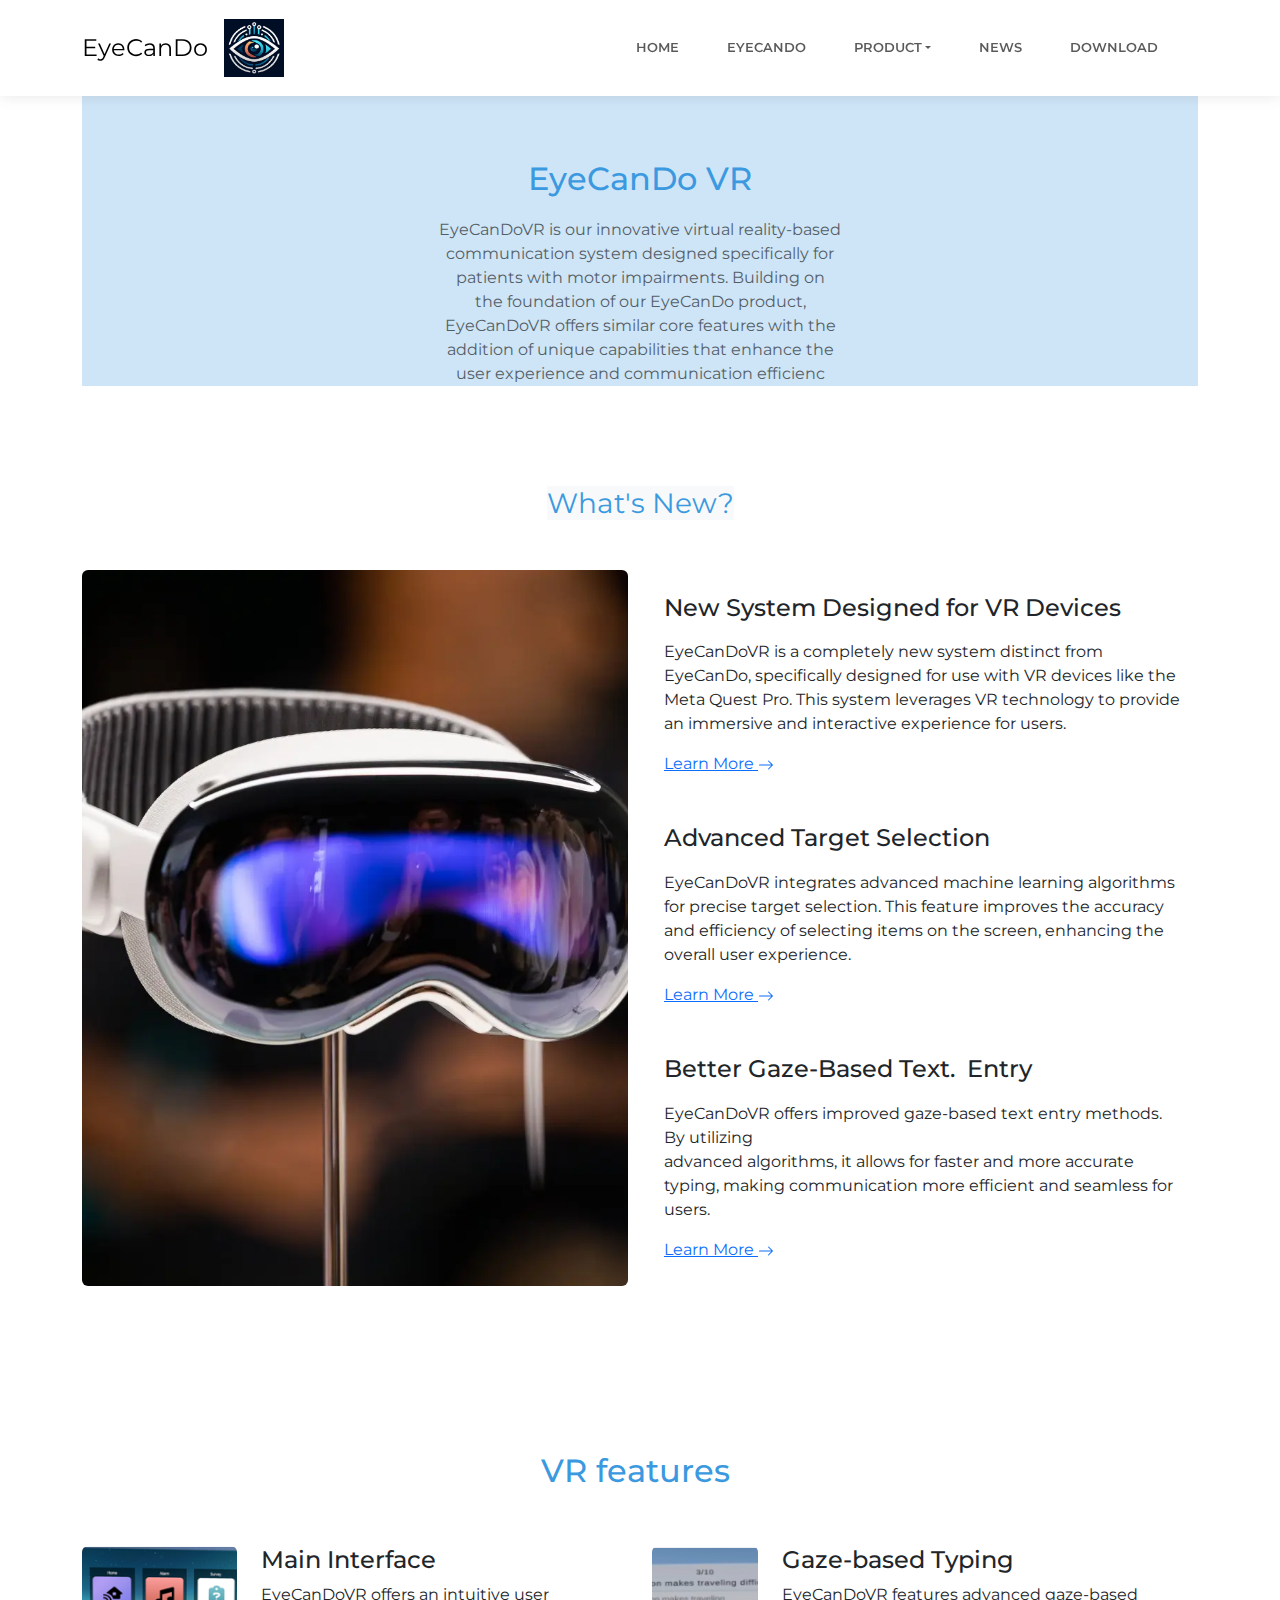
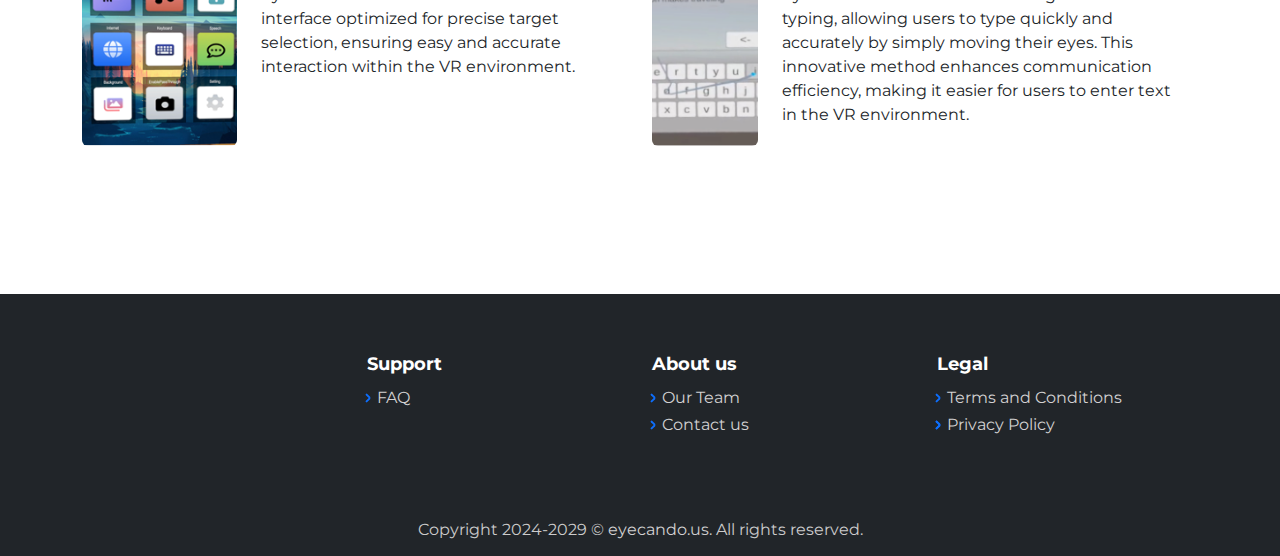
<file: eyecandvr.html>
<!DOCTYPE html>
<html data-bs-theme="light" lang="en">

<head>
    <meta charset="utf-8">
    <meta name="viewport" content="width=device-width, initial-scale=1.0, shrink-to-fit=no">
    <title>Second_version</title>
    <link rel="stylesheet" href="assets/bootstrap/css/bootstrap.min.css">
    <link rel="stylesheet" href="https://fonts.googleapis.com/css?family=Montserrat:400,400i,700,700i,600,600i&amp;display=swap">
    <link rel="stylesheet" href="assets/css/swiper-icons.css">
    <link rel="stylesheet" href="assets/css/baguetteBox.min.css">
    <link rel="stylesheet" href="assets/css/Features-Centered-Icons-icons.css">
    <link rel="stylesheet" href="assets/css/index.css">
    <link rel="stylesheet" href="assets/css/Projects-Grid-Horizontal-images.css">
    <link rel="stylesheet" href="assets/css/Simple-Slider-swiper-bundle.min.css">
    <link rel="stylesheet" href="assets/css/Simple-Slider.css">
    <link rel="stylesheet" href="assets/css/untitled.css">
    <link rel="stylesheet" href="assets/css/vanilla-zoom.min.css">
</head>

<body>
    <nav class="navbar navbar-expand-lg fixed-top bg-body clean-navbar navbar-light">
        <div class="container"><a class="navbar-brand logo" href="index.html">EyeCanDo</a><button data-bs-toggle="collapse" class="navbar-toggler" data-bs-target="#navcol-1"><span class="visually-hidden">Toggle navigation</span><span class="navbar-toggler-icon"></span></button>
            <div class="collapse navbar-collapse" id="navcol-1"><img src="assets/img/WechatIMG102.jpeg" width="60" height="58">
                <ul class="navbar-nav ms-auto">
                    <li class="nav-item"><a class="nav-link" href="index.html">Home</a></li>
                    <li class="nav-item"><a class="nav-link" href="eyecando.html">Eyecando</a></li>
                    <li class="nav-item dropdown"><a class="dropdown-toggle nav-link" aria-expanded="false" data-bs-toggle="dropdown" href="#">Product</a>
                        <div class="dropdown-menu"><a class="dropdown-item" href="features.html">Features</a><a class="dropdown-item" href="functionality.html">Functionality</a><a class="dropdown-item" href="eyecandvr.html">EyeCanDo VR</a></div>
                    </li>
                    <li class="nav-item"><a class="nav-link" href="news.html">news</a></li>
                    <li class="nav-item"><a class="nav-link" href="download.html">Download</a></li>
                </ul>
            </div>
        </div>
    </nav>
    <main class="page">
        <section class="clean-block slider">
            <div class="container">
                <div class="bg-info bg-opacity-25 block-heading">
                    <h2 class="text-info">EyeCanDo VR</h2>
                    <p class="text-center">EyeCanDoVR is our innovative virtual reality-based communication system designed specifically for patients with motor impairments. Building on <br>the foundation of our EyeCanDo product, EyeCanDoVR offers similar core features with the addition of unique capabilities that enhance the user experience and communication efficienc</p>
                </div>
                <p class="fs-3 text-center text-info" style="margin-top: 96px;padding-bottom: 0px;margin-bottom: -2px;"><span style="color: rgba(var(--bs-info-rgb), var(--bs-text-opacity)); background-color: rgb(248, 249, 250);">What's New?</span></p>
            </div>
            <div class="container py-4 py-xl-5">
                <div class="row row-cols-1 row-cols-md-2">
                    <div class="col"><img class="rounded w-100 h-100 fit-cover" style="min-height: 300px;" src="assets/img/appleevent-2048px-2283-2x1-1.webp"></div>
                    <div class="col d-flex flex-column justify-content-center p-4">
                        <div class="text-center text-md-start d-flex flex-column align-items-center align-items-md-start mb-5">
                            <div>
                                <h4>New System Designed for VR Devices</h4>
                                <p style="padding-top: 10px;">EyeCanDoVR is a completely new system distinct from EyeCanDo, specifically designed for use with VR devices like the Meta Quest Pro. This system leverages VR technology to provide an immersive and interactive experience for users.</p><a href="#vr1">Learn More&nbsp;<svg xmlns="http://www.w3.org/2000/svg" width="1em" height="1em" fill="currentColor" viewBox="0 0 16 16" class="bi bi-arrow-right">
                                        <path fill-rule="evenodd" d="M1 8a.5.5 0 0 1 .5-.5h11.793l-3.147-3.146a.5.5 0 0 1 .708-.708l4 4a.5.5 0 0 1 0 .708l-4 4a.5.5 0 0 1-.708-.708L13.293 8.5H1.5A.5.5 0 0 1 1 8"></path>
                                    </svg></a>
                            </div>
                        </div>
                        <div class="text-center text-md-start d-flex flex-column align-items-center align-items-md-start mb-5">
                            <div>
                                <h4>Advanced Target Selection</h4>
                                <p style="padding-top: 10px;">EyeCanDoVR integrates advanced machine learning algorithms for precise target selection. This feature improves the accuracy and efficiency of selecting items on the screen, enhancing the overall user experience.</p><a href="#vr1">Learn More&nbsp;<svg xmlns="http://www.w3.org/2000/svg" width="1em" height="1em" fill="currentColor" viewBox="0 0 16 16" class="bi bi-arrow-right">
                                        <path fill-rule="evenodd" d="M1 8a.5.5 0 0 1 .5-.5h11.793l-3.147-3.146a.5.5 0 0 1 .708-.708l4 4a.5.5 0 0 1 0 .708l-4 4a.5.5 0 0 1-.708-.708L13.293 8.5H1.5A.5.5 0 0 1 1 8"></path>
                                    </svg></a>
                            </div>
                        </div>
                        <div class="text-center text-md-start d-flex flex-column align-items-center align-items-md-start">
                            <div>
                                <h4>Better Gaze-Based Text.&nbsp; Entry</h4>
                                <p style="padding-top: 10px;">EyeCanDoVR offers improved gaze-based text entry methods. By utilizing <br>advanced algorithms, it allows for faster and more accurate typing, making communication more efficient and seamless for users.</p><a href="#vr1">Learn More&nbsp;<svg xmlns="http://www.w3.org/2000/svg" width="1em" height="1em" fill="currentColor" viewBox="0 0 16 16" class="bi bi-arrow-right">
                                        <path fill-rule="evenodd" d="M1 8a.5.5 0 0 1 .5-.5h11.793l-3.147-3.146a.5.5 0 0 1 .708-.708l4 4a.5.5 0 0 1 0 .708l-4 4a.5.5 0 0 1-.708-.708L13.293 8.5H1.5A.5.5 0 0 1 1 8"></path>
                                    </svg></a>
                            </div>
                        </div>
                    </div>
                </div>
            </div>
            <div id="vr1" style="height: 70px;"></div>
            <div class="container py-4 py-xl-5">
                <div class="row mb-5">
                    <div class="col-md-8 col-xl-6 text-center mx-auto">
                        <h2 class="text-info">VR features&nbsp;</h2>
                    </div>
                </div>
                <div class="row gy-4 row-cols-1 row-cols-md-2">
                    <div class="col">
                        <div class="d-flex flex-column flex-lg-row">
                            <div class="w-100"><img class="rounded img-fluid d-block w-100 fit-cover" style="height: 200px;" src="assets/img/target%20selection.png" width="314" height="200"></div>
                            <div class="py-4 py-lg-0 px-lg-4">
                                <h4>Main Interface</h4>
                                <p>EyeCanDoVR offers an intuitive user interface optimized for precise target selection, ensuring easy and accurate interaction within the VR environment.</p>
                            </div>
                        </div>
                    </div>
                    <div class="col">
                        <div class="d-flex flex-column flex-lg-row">
                            <div class="w-100"><img class="rounded img-fluid d-block w-100 fit-cover" style="height: 200px;" src="assets/img/eye%20gazed%20vr.png"></div>
                            <div class="py-4 py-lg-0 px-lg-4">
                                <h4>Gaze-based Typing</h4>
                                <p>EyeCanDoVR features advanced gaze-based typing, allowing users to type quickly and accurately by simply moving their eyes. This innovative method enhances communication efficiency, making it easier for users to enter text in the VR environment.&nbsp;</p>
                            </div>
                        </div>
                    </div>
                </div>
            </div>
        </section>
    </main>
    <footer class="page-footer dark">
        <div class="container">
            <div class="row justify-content-end">
                <div class="col-sm-3">
                    <h5>Support</h5>
                    <ul>
                        <li><a href="faq.html">FAQ</a></li>
                    </ul>
                </div>
                <div class="col-sm-3">
                    <h5>About us</h5>
                    <ul>
                        <li><a href="about-us.html">Our Team</a></li>
                        <li><a href="contact-us.html">Contact us</a></li>
                    </ul>
                </div>
                <div class="col-sm-3">
                    <h5>Legal</h5>
                    <ul>
                        <li><a href="Terms_and_Conditions.html">Terms and Conditions</a></li>
                        <li></li>
                        <li><a href="privacy%20policy.html">Privacy Policy</a></li>
                    </ul>
                </div>
            </div>
        </div>
        <div class="footer-copyright">
            <p>Copyright 2024-2029 © <a href="http://eyecando.org">eyecando.</a>us. All rights reserved.</p>
        </div>
    </footer>
    <script src="assets/bootstrap/js/bootstrap.min.js"></script>
    <script src="assets/js/baguetteBox.min.js"></script>
    <script src="assets/js/vanilla-zoom.js"></script>
    <script src="assets/js/theme.js"></script>
    <script src="assets/js/Simple-Slider-swiper-bundle.min.js"></script>
    <script src="assets/js/Simple-Slider.js"></script>
</body>

</html>
</file>
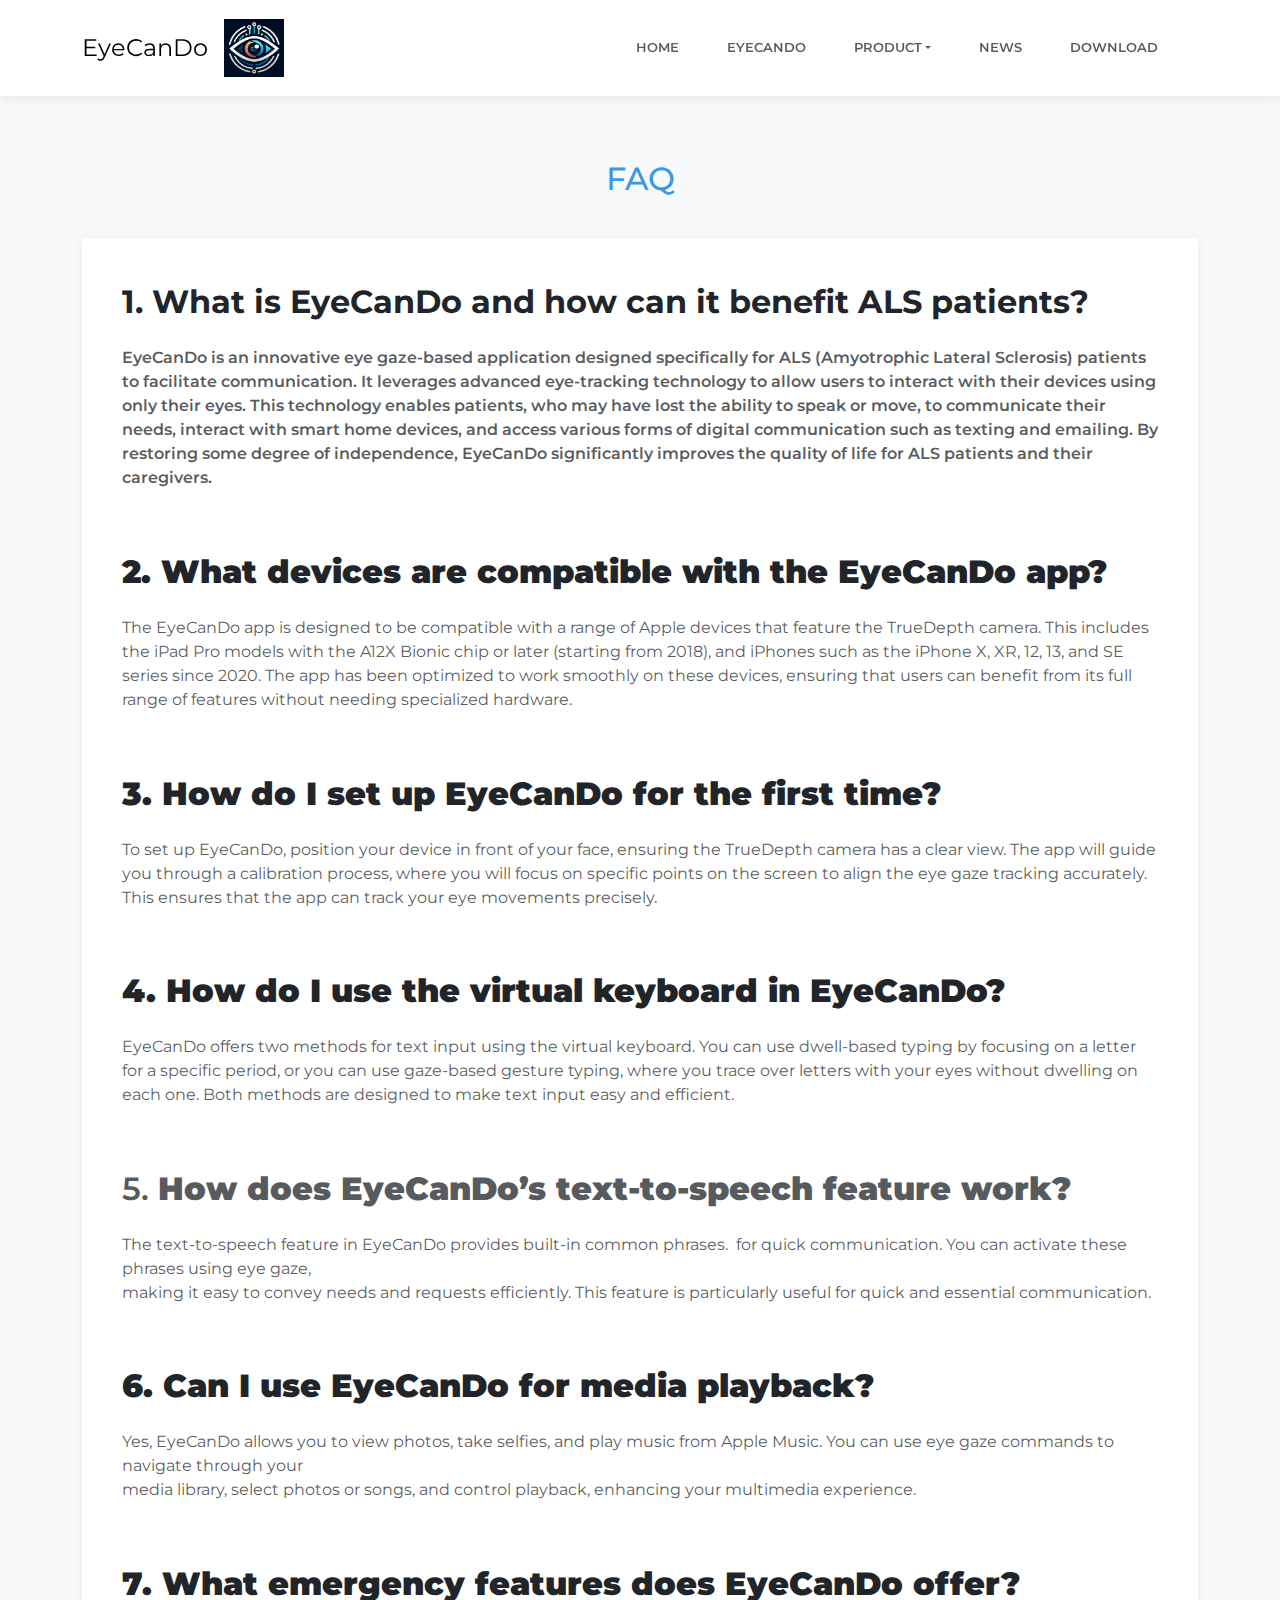
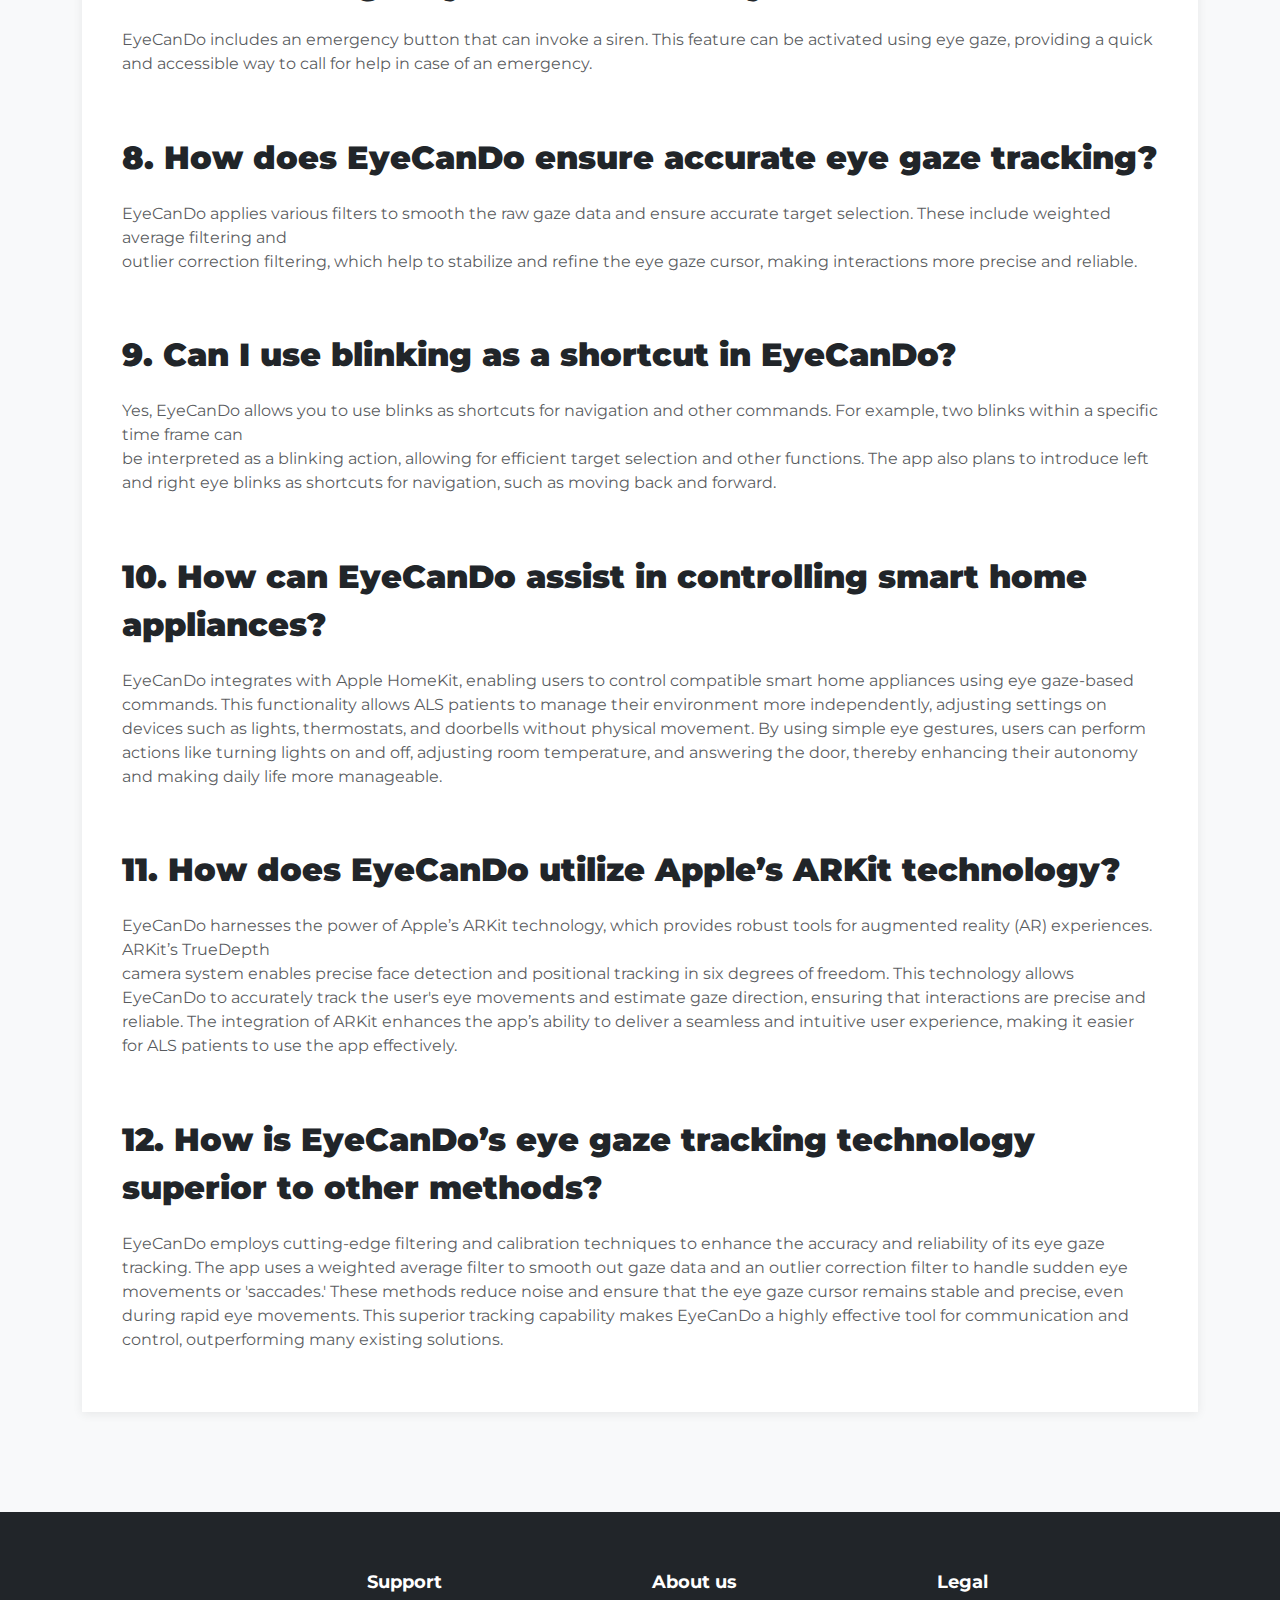
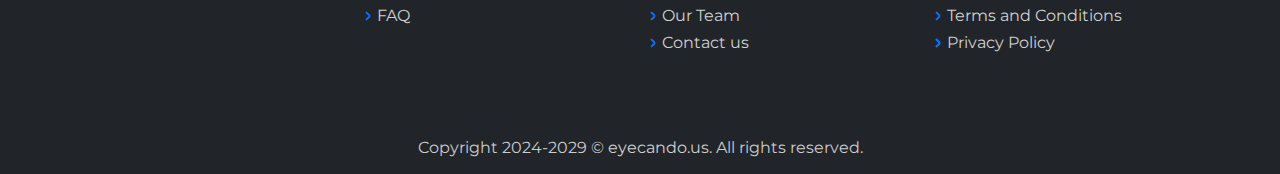
<file: faq.html>
<!DOCTYPE html>
<html data-bs-theme="light" lang="en">

<head>
    <meta charset="utf-8">
    <meta name="viewport" content="width=device-width, initial-scale=1.0, shrink-to-fit=no">
    <title>FAQ - Brand</title>
    <link rel="stylesheet" href="assets/bootstrap/css/bootstrap.min.css">
    <link rel="stylesheet" href="https://fonts.googleapis.com/css?family=Montserrat:400,400i,700,700i,600,600i&amp;display=swap">
    <link rel="stylesheet" href="assets/css/swiper-icons.css">
    <link rel="stylesheet" href="assets/css/baguetteBox.min.css">
    <link rel="stylesheet" href="assets/css/Features-Centered-Icons-icons.css">
    <link rel="stylesheet" href="assets/css/index.css">
    <link rel="stylesheet" href="assets/css/Projects-Grid-Horizontal-images.css">
    <link rel="stylesheet" href="assets/css/Simple-Slider-swiper-bundle.min.css">
    <link rel="stylesheet" href="assets/css/Simple-Slider.css">
    <link rel="stylesheet" href="assets/css/untitled.css">
    <link rel="stylesheet" href="assets/css/vanilla-zoom.min.css">
</head>

<body>
    <nav class="navbar navbar-expand-lg fixed-top bg-body clean-navbar navbar-light">
        <div class="container"><a class="navbar-brand logo" href="index.html">EyeCanDo</a><button data-bs-toggle="collapse" class="navbar-toggler" data-bs-target="#navcol-1"><span class="visually-hidden">Toggle navigation</span><span class="navbar-toggler-icon"></span></button>
            <div class="collapse navbar-collapse" id="navcol-1"><img src="assets/img/WechatIMG102.jpeg" width="60" height="58">
                <ul class="navbar-nav ms-auto">
                    <li class="nav-item"><a class="nav-link" href="index.html">Home</a></li>
                    <li class="nav-item"><a class="nav-link" href="eyecando.html">Eyecando</a></li>
                    <li class="nav-item dropdown"><a class="dropdown-toggle nav-link" aria-expanded="false" data-bs-toggle="dropdown" href="#">Product</a>
                        <div class="dropdown-menu"><a class="dropdown-item" href="features.html">Features</a><a class="dropdown-item" href="functionality.html">Functionality</a><a class="dropdown-item" href="eyecandvr.html">EyeCanDo VR</a></div>
                    </li>
                    <li class="nav-item"><a class="nav-link" href="news.html">news</a></li>
                    <li class="nav-item"><a class="nav-link" href="download.html">Download</a></li>
                </ul>
            </div>
        </div>
    </nav>
    <main class="page faq-page">
        <section class="clean-block clean-faq dark">
            <div class="container">
                <div class="block-heading">
                    <h2 class="text-info">FAQ</h2>
                </div>
                <div class="block-content">
                    <div class="faq-item">
                        <h4 class="fw-normal question"><strong>1. What is EyeCanDo and how can it benefit ALS patients?</strong></h4>
                        <div class="answer">
                            <p class="fw-semibold text-start">EyeCanDo is an innovative eye gaze-based application designed specifically for ALS (Amyotrophic Lateral Sclerosis) patients to facilitate communication. It leverages advanced eye-tracking technology to allow users to interact with their devices using only their eyes. This technology enables patients, who may have lost the ability to speak or move, to communicate their needs, interact with smart home devices, and access various forms of digital communication such as texting and emailing. By restoring some degree of independence, EyeCanDo significantly improves the quality of life for ALS patients and their caregivers.</p>
                        </div>
                    </div>
                    <div class="faq-item">
                        <h4 class="question"><strong>2. What devices are compatible with the EyeCanDo app?</strong></h4>
                        <div class="answer">
                            <p>The EyeCanDo app is designed to be compatible with a range of Apple devices that feature the TrueDepth camera. This includes the iPad Pro models with the A12X Bionic chip or later (starting from 2018), and iPhones such as the iPhone X, XR, 12, 13, and SE&nbsp; series since 2020. The app has been optimized to work smoothly on these devices, ensuring that users can benefit from its full range of features without needing specialized hardware.</p>
                        </div>
                    </div>
                    <div class="faq-item">
                        <h4 class="question"><strong>3. How do I set up EyeCanDo for the first time?</strong></h4>
                        <div class="answer">
                            <p>To set up EyeCanDo, position your device in front of your face, ensuring the TrueDepth camera has a clear view. The app will guide you through a calibration process, where you will focus on specific points on the screen to align the eye gaze tracking accurately. This ensures that the app can track your eye movements precisely.</p>
                        </div>
                    </div>
                    <div class="faq-item">
                        <h4 class="question"><strong>4. How do I use the virtual keyboard in EyeCanDo?</strong></h4>
                        <div class="answer">
                            <p>EyeCanDo offers two methods for text input using the virtual keyboard. You can use dwell-based typing by focusing on a letter for a specific period, or you can use gaze-based gesture typing, where you trace over letters with your eyes without dwelling on each one. Both methods are designed to make text input easy and efficient.</p>
                            <div class="faq-item">
                                <h4 class="question">5.&nbsp;<strong>How does EyeCanDo’s text-to-speech feature work?</strong></h4>
                                <div class="answer">
                                    <p>The text-to-speech feature in EyeCanDo provides built-in common phrases.&nbsp; for quick communication. You can activate these phrases using eye gaze, <br>making it easy to convey needs and requests efficiently. This feature is particularly useful for quick and essential communication.</p>
                                </div>
                            </div>
                        </div>
                    </div>
                    <div class="faq-item">
                        <h4 class="question"><strong>6. Can I use EyeCanDo for media playback?</strong></h4>
                        <div class="answer">
                            <p>Yes, EyeCanDo allows you to view photos, take selfies, and play music from Apple Music. You can use eye gaze commands to navigate through your<br> media library, select photos or songs, and control playback, enhancing your multimedia experience.</p>
                        </div>
                    </div>
                    <div class="faq-item">
                        <h4 class="question"><strong>7. What emergency features does EyeCanDo offer?</strong></h4>
                        <div class="answer">
                            <p>EyeCanDo includes an emergency button that can invoke a siren. This feature can be activated using eye gaze, providing a quick and accessible way to call for help in case of an emergency.</p>
                        </div>
                    </div>
                    <div class="faq-item">
                        <h4 class="question"><strong>8. How does EyeCanDo ensure accurate eye gaze tracking?</strong></h4>
                        <div class="answer">
                            <p>EyeCanDo applies various filters to smooth the raw gaze data and ensure accurate target selection. These include weighted average filtering and <br>outlier correction filtering, which help to stabilize and refine the eye gaze cursor, making interactions more precise and reliable.</p>
                        </div>
                    </div>
                    <div class="faq-item">
                        <h4 class="question"><strong>9. Can I use blinking as a shortcut in EyeCanDo?</strong></h4>
                        <div class="answer">
                            <p>Yes, EyeCanDo allows you to use blinks as shortcuts for navigation and other commands. For example, two blinks within a specific time frame can<br> be interpreted as a blinking action, allowing for efficient target selection and other functions. The app also plans to introduce left and right eye blinks as shortcuts for navigation, such as moving back and forward.</p>
                        </div>
                    </div>
                    <div class="faq-item">
                        <h4 class="question"><strong>10. How can EyeCanDo assist in controlling smart home appliances?</strong></h4>
                        <div class="answer">
                            <p>EyeCanDo integrates with Apple HomeKit, enabling users to control compatible smart home appliances using eye gaze-based commands. This functionality allows ALS patients to manage their environment more independently, adjusting settings on devices such as lights, thermostats, and doorbells without physical movement. By using simple eye gestures, users can perform actions like turning lights on and off, adjusting room temperature, and answering the door, thereby enhancing their autonomy and making daily life more manageable.</p>
                        </div>
                    </div>
                    <div class="faq-item">
                        <h4 class="question"><strong>11. How does EyeCanDo utilize Apple’s ARKit technology?</strong></h4>
                        <div class="answer">
                            <p>EyeCanDo harnesses the power of Apple’s ARKit technology, which provides robust tools for augmented reality (AR) experiences. ARKit’s TrueDepth <br>camera system enables precise face detection and positional tracking in six degrees of freedom. This technology allows EyeCanDo to accurately track the user's eye movements and estimate gaze direction, ensuring that interactions are precise and reliable. The integration of ARKit enhances the app’s ability to deliver a seamless and intuitive user experience, making it easier for ALS patients to use the app effectively.</p>
                        </div>
                    </div>
                    <div class="faq-item">
                        <h4 class="question"><strong>12. How is EyeCanDo’s eye gaze tracking technology superior to other methods?</strong></h4>
                        <div class="answer">
                            <p>EyeCanDo employs cutting-edge filtering and calibration techniques to enhance the accuracy and reliability of its eye gaze tracking. The app uses a weighted average filter to smooth out gaze data and an outlier correction filter to handle sudden eye movements or 'saccades.' These methods reduce noise and ensure that the eye gaze cursor remains stable and precise, even during rapid eye movements. This superior tracking capability makes EyeCanDo a highly effective tool for communication and control, outperforming many existing solutions.</p>
                        </div>
                    </div>
                </div>
            </div>
        </section>
    </main>
    <footer class="page-footer dark">
        <div class="container">
            <div class="row justify-content-end">
                <div class="col-sm-3">
                    <h5>Support</h5>
                    <ul>
                        <li><a href="faq.html">FAQ</a></li>
                    </ul>
                </div>
                <div class="col-sm-3">
                    <h5>About us</h5>
                    <ul>
                        <li><a href="about-us.html">Our Team</a></li>
                        <li><a href="contact-us.html">Contact us</a></li>
                    </ul>
                </div>
                <div class="col-sm-3">
                    <h5>Legal</h5>
                    <ul>
                        <li><a href="Terms_and_Conditions.html">Terms and Conditions</a></li>
                        <li></li>
                        <li><a href="privacy%20policy.html">Privacy Policy</a></li>
                    </ul>
                </div>
            </div>
        </div>
        <div class="footer-copyright">
            <p>Copyright 2024-2029 © <a href="http://eyecando.org">eyecando.</a>us. All rights reserved.</p>
        </div>
    </footer>
    <script src="assets/bootstrap/js/bootstrap.min.js"></script>
    <script src="assets/js/baguetteBox.min.js"></script>
    <script src="assets/js/vanilla-zoom.js"></script>
    <script src="assets/js/theme.js"></script>
    <script src="assets/js/Simple-Slider-swiper-bundle.min.js"></script>
    <script src="assets/js/Simple-Slider.js"></script>
</body>

</html>
</file>
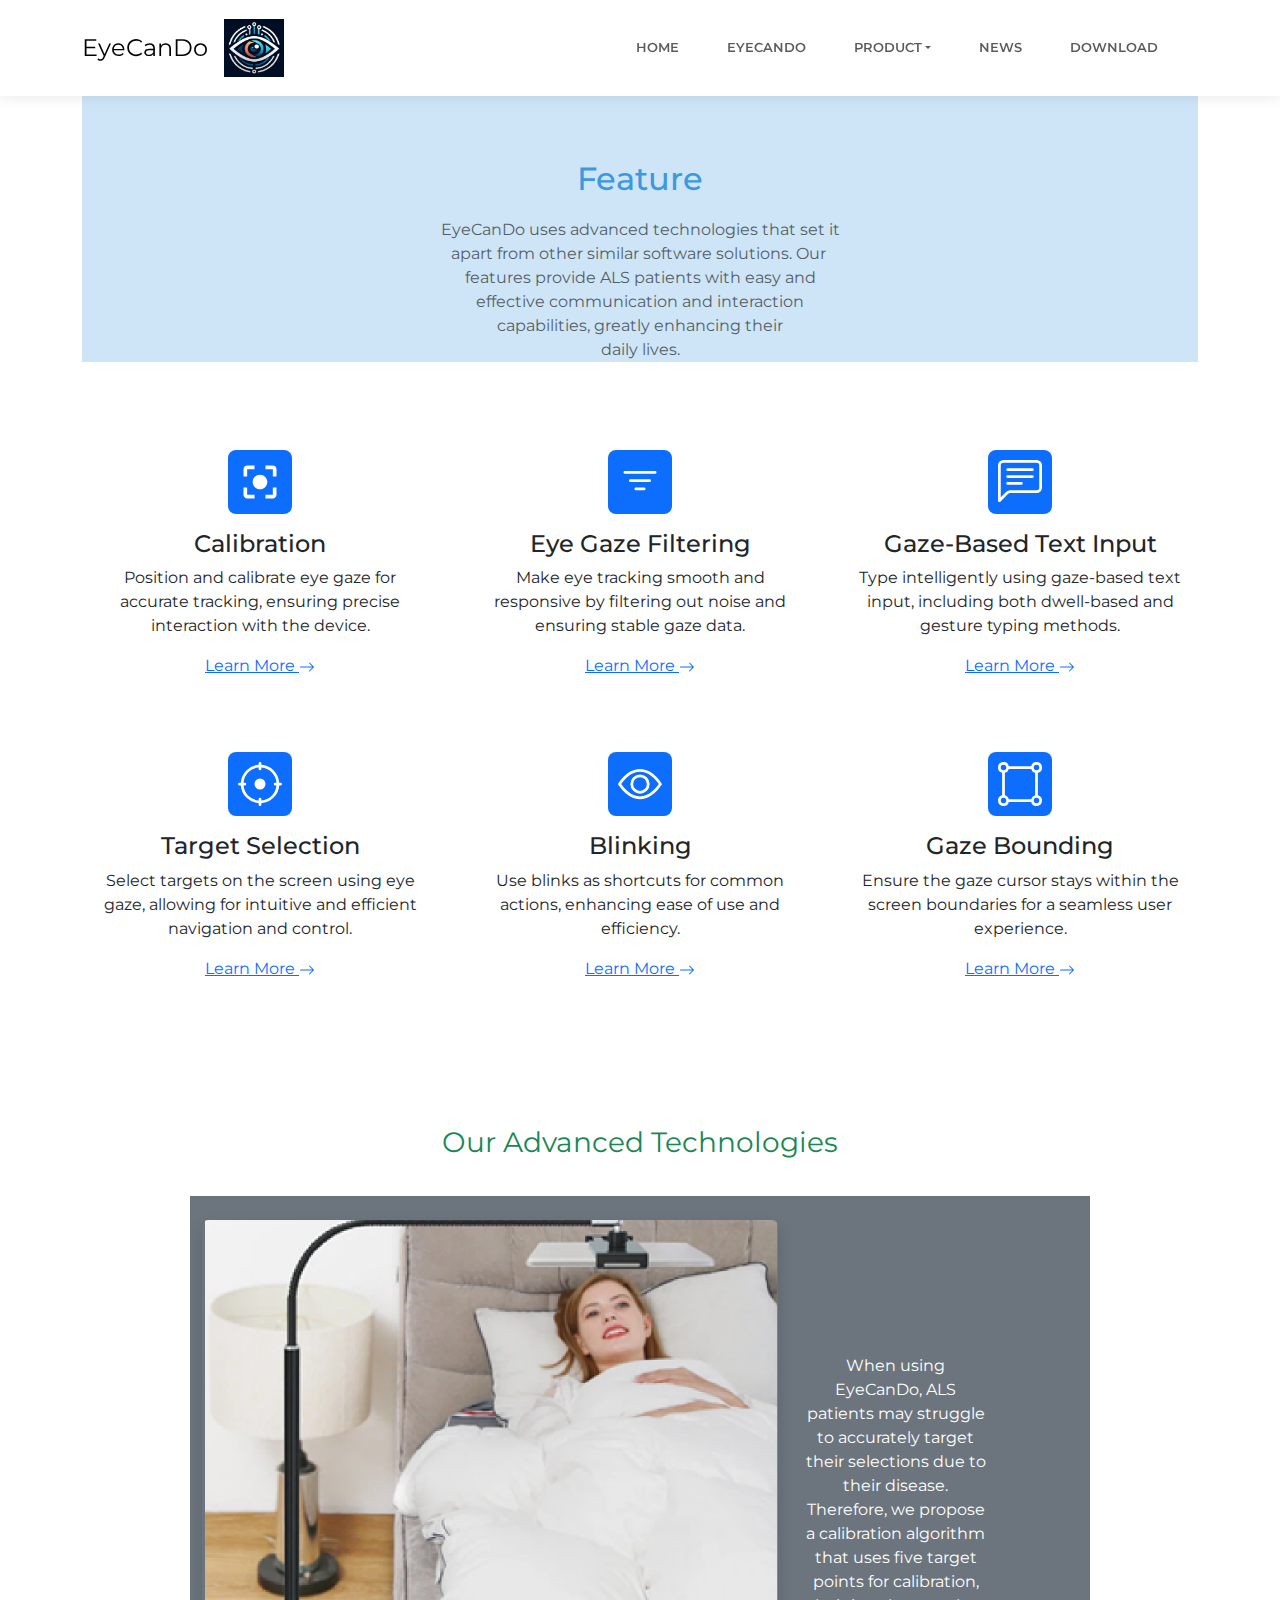
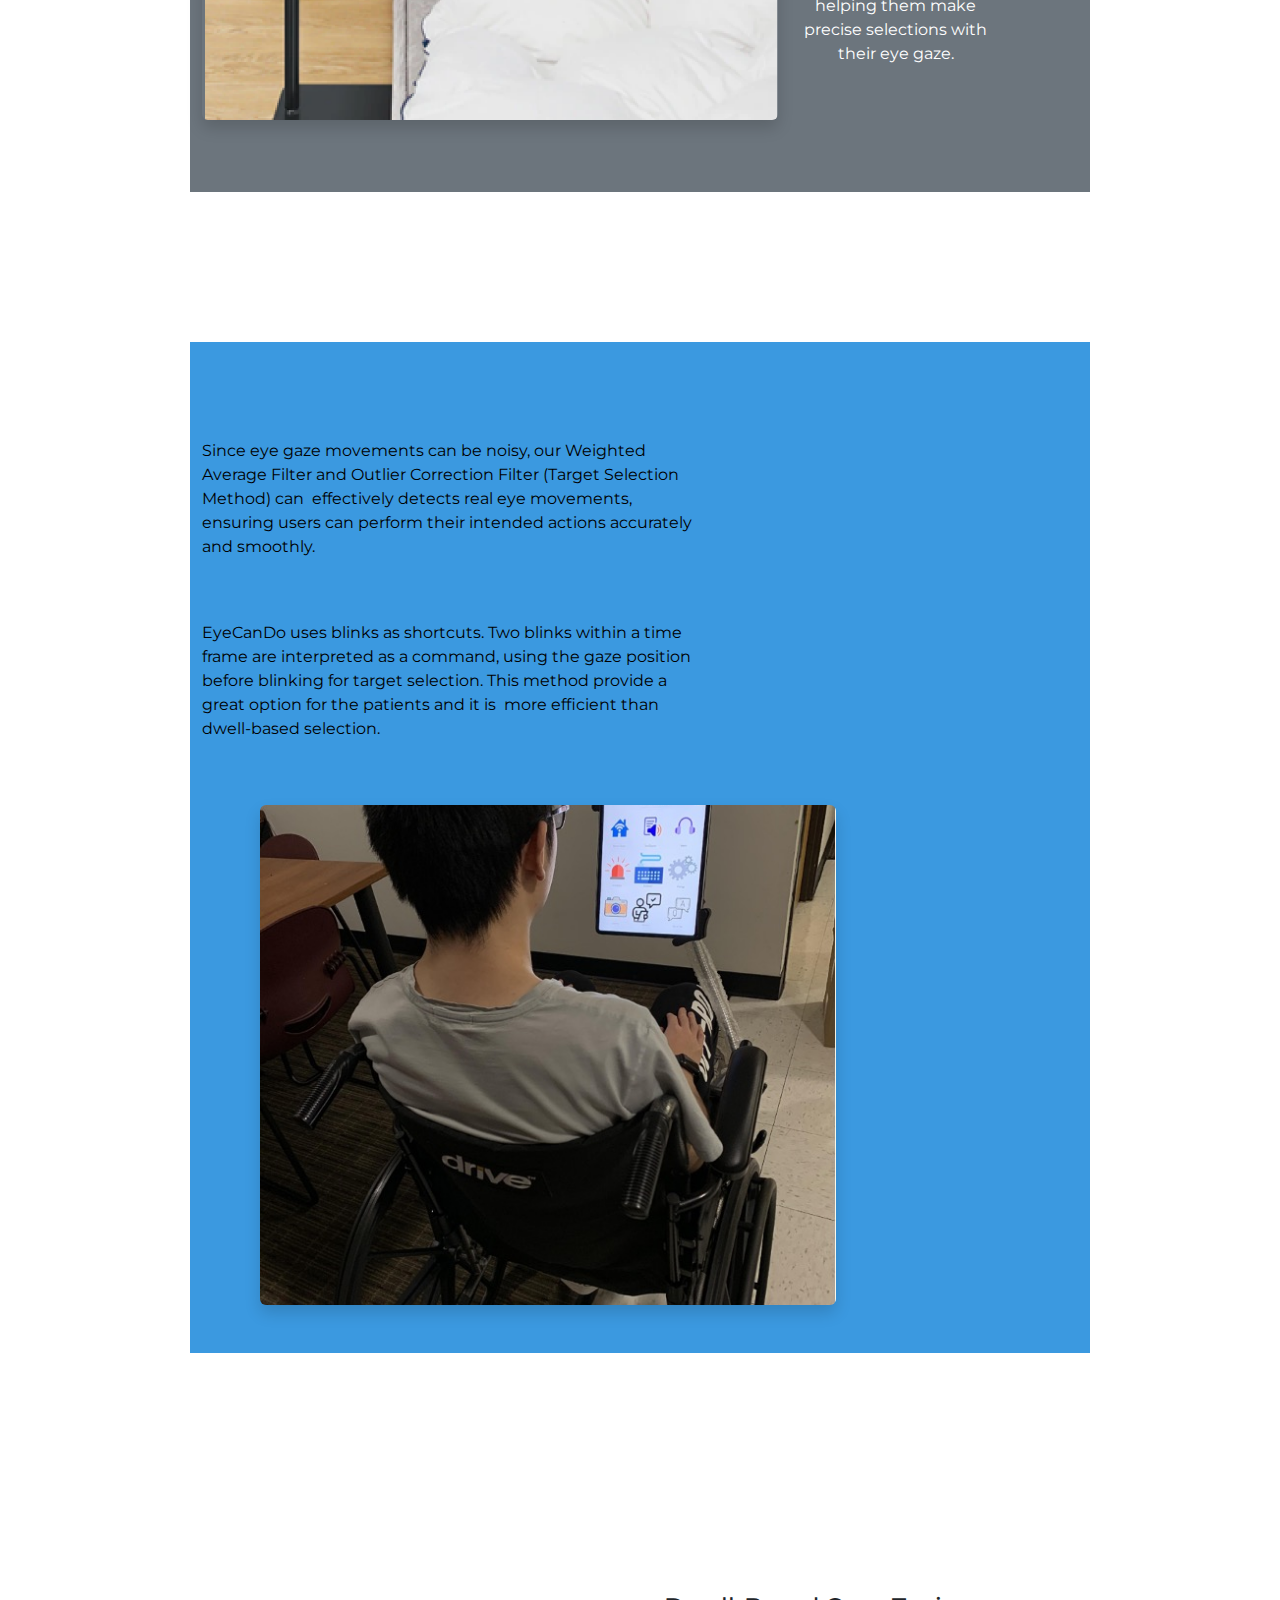
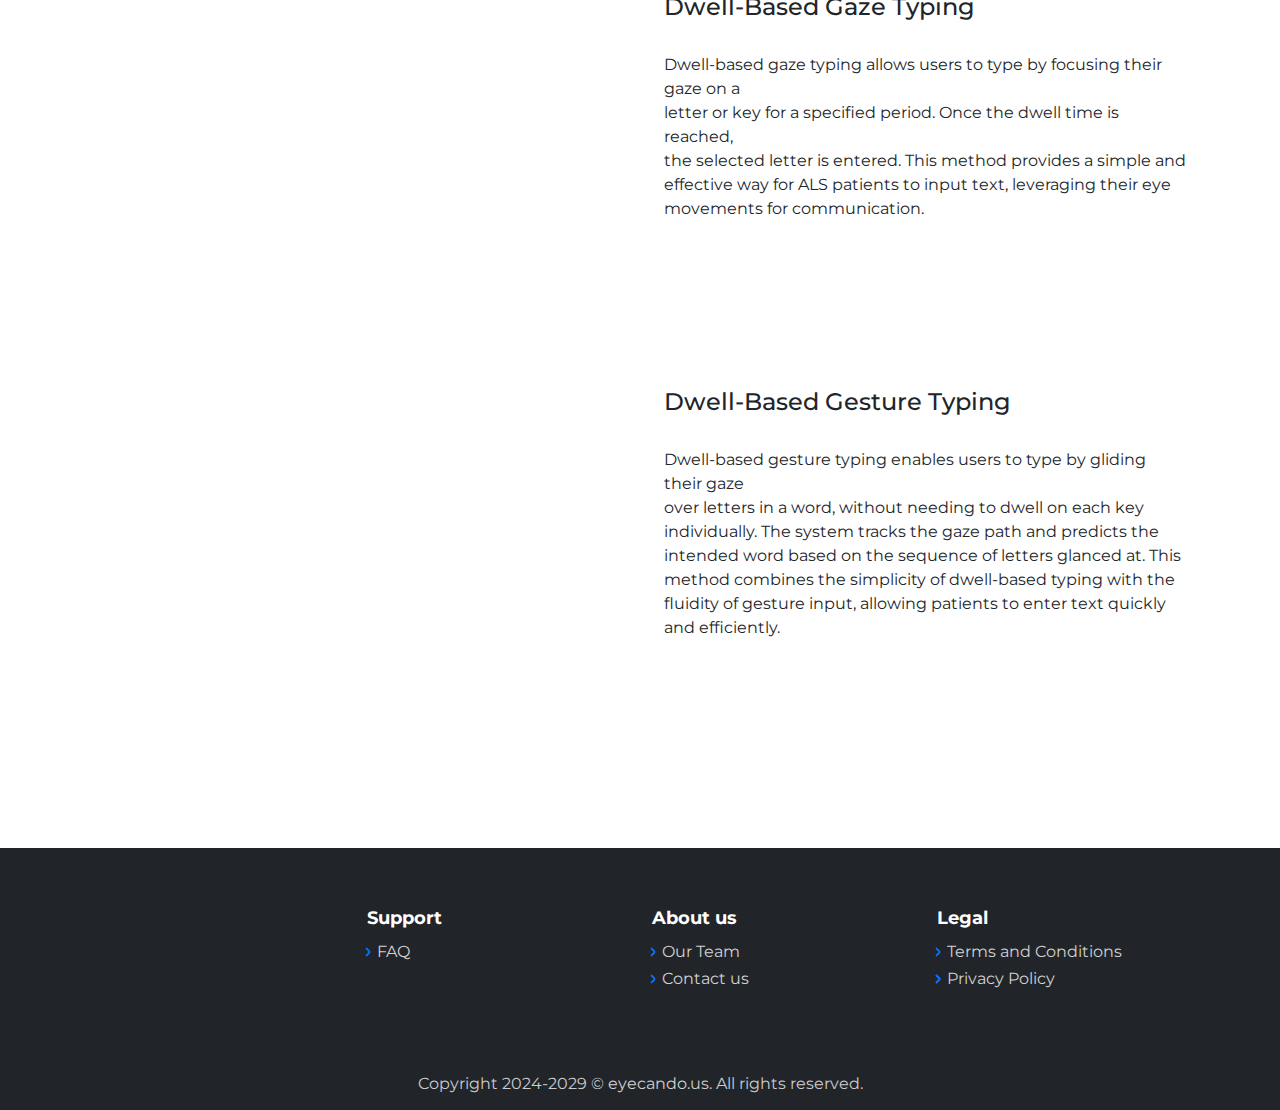
<file: features.html>
<!DOCTYPE html>
<html data-bs-theme="light" lang="en">

<head>
    <meta charset="utf-8">
    <meta name="viewport" content="width=device-width, initial-scale=1.0, shrink-to-fit=no">
    <title>Features - Brand</title>
    <link rel="stylesheet" href="assets/bootstrap/css/bootstrap.min.css">
    <link rel="stylesheet" href="https://fonts.googleapis.com/css?family=Montserrat:400,400i,700,700i,600,600i&amp;display=swap">
    <link rel="stylesheet" href="assets/css/swiper-icons.css">
    <link rel="stylesheet" href="assets/css/baguetteBox.min.css">
    <link rel="stylesheet" href="assets/css/Features-Centered-Icons-icons.css">
    <link rel="stylesheet" href="assets/css/index.css">
    <link rel="stylesheet" href="assets/css/Projects-Grid-Horizontal-images.css">
    <link rel="stylesheet" href="assets/css/Simple-Slider-swiper-bundle.min.css">
    <link rel="stylesheet" href="assets/css/Simple-Slider.css">
    <link rel="stylesheet" href="assets/css/untitled.css">
    <link rel="stylesheet" href="assets/css/vanilla-zoom.min.css">
</head>

<body>
    <nav class="navbar navbar-expand-lg fixed-top bg-body clean-navbar navbar-light">
        <div class="container"><a class="navbar-brand logo" href="index.html">EyeCanDo</a><button data-bs-toggle="collapse" class="navbar-toggler" data-bs-target="#navcol-1"><span class="visually-hidden">Toggle navigation</span><span class="navbar-toggler-icon"></span></button>
            <div class="collapse navbar-collapse" id="navcol-1"><img src="assets/img/WechatIMG102.jpeg" width="60" height="58">
                <ul class="navbar-nav ms-auto">
                    <li class="nav-item"><a class="nav-link" href="index.html">Home</a></li>
                    <li class="nav-item"><a class="nav-link" href="eyecando.html">Eyecando</a></li>
                    <li class="nav-item dropdown"><a class="dropdown-toggle nav-link" aria-expanded="false" data-bs-toggle="dropdown" href="#">Product</a>
                        <div class="dropdown-menu"><a class="dropdown-item" href="features.html">Features</a><a class="dropdown-item" href="functionality.html">Functionality</a><a class="dropdown-item" href="eyecandvr.html">EyeCanDo VR</a></div>
                    </li>
                    <li class="nav-item"><a class="nav-link" href="news.html">news</a></li>
                    <li class="nav-item"><a class="nav-link" href="download.html">Download</a></li>
                </ul>
            </div>
        </div>
    </nav>
    <main class="page">
        <section class="clean-block features">
            <div class="container">
                <div class="bg-info bg-opacity-25 block-heading">
                    <h2 class="text-info">Feature</h2>
                    <p class="text-center">EyeCanDo uses advanced technologies that set it apart from other similar software solutions. Our&nbsp; features provide ALS patients with easy and effective communication and interaction capabilities, greatly enhancing their <br>daily lives.</p>
                </div>
            </div>
            <div class="container py-4 py-xl-5">
                <div class="row gy-4 row-cols-1 row-cols-md-2 row-cols-xl-3">
                    <div class="col">
                        <div class="text-center d-flex flex-column align-items-center align-items-xl-center">
                            <div class="bs-icon-lg bs-icon-rounded bs-icon-primary d-flex flex-shrink-0 justify-content-center align-items-center d-inline-block mb-3 bs-icon lg"><svg xmlns="http://www.w3.org/2000/svg" height="1em" viewBox="0 0 24 24" width="1em" fill="currentColor" style="font-size: 44px;">
                                    <path d="M0 0h24v24H0z" fill="none"></path>
                                    <path d="M12 8c-2.21 0-4 1.79-4 4s1.79 4 4 4 4-1.79 4-4-1.79-4-4-4zm-7 7H3v4c0 1.1.9 2 2 2h4v-2H5v-4zM5 5h4V3H5c-1.1 0-2 .9-2 2v4h2V5zm14-2h-4v2h4v4h2V5c0-1.1-.9-2-2-2zm0 16h-4v2h4c1.1 0 2-.9 2-2v-4h-2v4z"></path>
                                </svg></div>
                            <div class="px-3">
                                <h4>Calibration</h4>
                                <p>Position and calibrate eye gaze for accurate tracking, ensuring precise interaction with the device.</p><a href="#feature1">Learn More&nbsp;<svg xmlns="http://www.w3.org/2000/svg" width="1em" height="1em" fill="currentColor" viewBox="0 0 16 16" class="bi bi-arrow-right">
                                        <path fill-rule="evenodd" d="M1 8a.5.5 0 0 1 .5-.5h11.793l-3.147-3.146a.5.5 0 0 1 .708-.708l4 4a.5.5 0 0 1 0 .708l-4 4a.5.5 0 0 1-.708-.708L13.293 8.5H1.5A.5.5 0 0 1 1 8"></path>
                                    </svg></a>
                            </div>
                        </div>
                    </div>
                    <div class="col">
                        <div class="text-center d-flex flex-column align-items-center align-items-xl-center">
                            <div class="bs-icon-lg bs-icon-rounded bs-icon-primary d-flex flex-shrink-0 justify-content-center align-items-center d-inline-block mb-3 bs-icon lg"><svg xmlns="http://www.w3.org/2000/svg" width="1em" height="1em" fill="currentColor" viewBox="0 0 16 16" class="bi bi-filter" style="font-size: 44px;">
                                    <path d="M6 10.5a.5.5 0 0 1 .5-.5h3a.5.5 0 0 1 0 1h-3a.5.5 0 0 1-.5-.5m-2-3a.5.5 0 0 1 .5-.5h7a.5.5 0 0 1 0 1h-7a.5.5 0 0 1-.5-.5m-2-3a.5.5 0 0 1 .5-.5h11a.5.5 0 0 1 0 1h-11a.5.5 0 0 1-.5-.5"></path>
                                </svg></div>
                            <div class="px-3">
                                <h4>Eye Gaze Filtering</h4>
                                <p>Make eye tracking smooth and responsive by filtering out noise and ensuring stable gaze data.</p><a href="#feature2">Learn More&nbsp;<svg xmlns="http://www.w3.org/2000/svg" width="1em" height="1em" fill="currentColor" viewBox="0 0 16 16" class="bi bi-arrow-right">
                                        <path fill-rule="evenodd" d="M1 8a.5.5 0 0 1 .5-.5h11.793l-3.147-3.146a.5.5 0 0 1 .708-.708l4 4a.5.5 0 0 1 0 .708l-4 4a.5.5 0 0 1-.708-.708L13.293 8.5H1.5A.5.5 0 0 1 1 8"></path>
                                    </svg></a>
                            </div>
                        </div>
                    </div>
                    <div class="col">
                        <div class="text-center d-flex flex-column align-items-center align-items-xl-center">
                            <div class="bs-icon-lg bs-icon-rounded bs-icon-primary d-flex flex-shrink-0 justify-content-center align-items-center d-inline-block mb-3 bs-icon lg"><svg xmlns="http://www.w3.org/2000/svg" width="1em" height="1em" fill="currentColor" viewBox="0 0 16 16" class="bi bi-chat-left-text" style="font-size: 44px;">
                                    <path d="M14 1a1 1 0 0 1 1 1v8a1 1 0 0 1-1 1H4.414A2 2 0 0 0 3 11.586l-2 2V2a1 1 0 0 1 1-1zM2 0a2 2 0 0 0-2 2v12.793a.5.5 0 0 0 .854.353l2.853-2.853A1 1 0 0 1 4.414 12H14a2 2 0 0 0 2-2V2a2 2 0 0 0-2-2z"></path>
                                    <path d="M3 3.5a.5.5 0 0 1 .5-.5h9a.5.5 0 0 1 0 1h-9a.5.5 0 0 1-.5-.5M3 6a.5.5 0 0 1 .5-.5h9a.5.5 0 0 1 0 1h-9A.5.5 0 0 1 3 6m0 2.5a.5.5 0 0 1 .5-.5h5a.5.5 0 0 1 0 1h-5a.5.5 0 0 1-.5-.5"></path>
                                </svg></div>
                            <div class="px-3">
                                <h4>Gaze-Based Text Input</h4>
                                <p>Type intelligently using gaze-based text input, including both dwell-based and gesture typing methods.</p><a href="#feature3">Learn More&nbsp;<svg xmlns="http://www.w3.org/2000/svg" width="1em" height="1em" fill="currentColor" viewBox="0 0 16 16" class="bi bi-arrow-right">
                                        <path fill-rule="evenodd" d="M1 8a.5.5 0 0 1 .5-.5h11.793l-3.147-3.146a.5.5 0 0 1 .708-.708l4 4a.5.5 0 0 1 0 .708l-4 4a.5.5 0 0 1-.708-.708L13.293 8.5H1.5A.5.5 0 0 1 1 8"></path>
                                    </svg></a>
                            </div>
                        </div>
                    </div>
                </div>
                <div class="row gy-4 row-cols-1 row-cols-md-2 row-cols-xl-3" style="margin-top: 50px;">
                    <div class="col">
                        <div class="text-center d-flex flex-column align-items-center align-items-xl-center">
                            <div class="bs-icon-lg bs-icon-rounded bs-icon-primary d-flex flex-shrink-0 justify-content-center align-items-center d-inline-block mb-3 bs-icon lg"><svg xmlns="http://www.w3.org/2000/svg" width="1em" height="1em" fill="currentColor" viewBox="0 0 16 16" class="bi bi-crosshair" style="font-size: 44px;">
                                    <path d="M8.5.5a.5.5 0 0 0-1 0v.518A7.001 7.001 0 0 0 1.018 7.5H.5a.5.5 0 0 0 0 1h.518A7.001 7.001 0 0 0 7.5 14.982v.518a.5.5 0 0 0 1 0v-.518A7.001 7.001 0 0 0 14.982 8.5h.518a.5.5 0 0 0 0-1h-.518A7.001 7.001 0 0 0 8.5 1.018zm-6.48 7A6.001 6.001 0 0 1 7.5 2.02v.48a.5.5 0 0 0 1 0v-.48a6.001 6.001 0 0 1 5.48 5.48h-.48a.5.5 0 0 0 0 1h.48a6.002 6.002 0 0 1-5.48 5.48v-.48a.5.5 0 0 0-1 0v.48A6.001 6.001 0 0 1 2.02 8.5h.48a.5.5 0 0 0 0-1h-.48M8 10a2 2 0 1 0 0-4 2 2 0 0 0 0 4"></path>
                                </svg></div>
                            <div class="px-3">
                                <h4>Target Selection</h4>
                                <p>Select targets on the screen using eye gaze, allowing for intuitive and efficient navigation and control.</p><a href="#feature2">Learn More&nbsp;<svg xmlns="http://www.w3.org/2000/svg" width="1em" height="1em" fill="currentColor" viewBox="0 0 16 16" class="bi bi-arrow-right">
                                        <path fill-rule="evenodd" d="M1 8a.5.5 0 0 1 .5-.5h11.793l-3.147-3.146a.5.5 0 0 1 .708-.708l4 4a.5.5 0 0 1 0 .708l-4 4a.5.5 0 0 1-.708-.708L13.293 8.5H1.5A.5.5 0 0 1 1 8"></path>
                                    </svg></a>
                            </div>
                        </div>
                    </div>
                    <div class="col">
                        <div class="text-center d-flex flex-column align-items-center align-items-xl-center">
                            <div class="bs-icon-lg bs-icon-rounded bs-icon-primary d-flex flex-shrink-0 justify-content-center align-items-center d-inline-block mb-3 bs-icon lg"><svg xmlns="http://www.w3.org/2000/svg" width="1em" height="1em" fill="currentColor" viewBox="0 0 16 16" class="bi bi-eye" style="font-size: 44px;">
                                    <path d="M16 8s-3-5.5-8-5.5S0 8 0 8s3 5.5 8 5.5S16 8 16 8M1.173 8a13.133 13.133 0 0 1 1.66-2.043C4.12 4.668 5.88 3.5 8 3.5c2.12 0 3.879 1.168 5.168 2.457A13.133 13.133 0 0 1 14.828 8c-.058.087-.122.183-.195.288-.335.48-.83 1.12-1.465 1.755C11.879 11.332 10.119 12.5 8 12.5c-2.12 0-3.879-1.168-5.168-2.457A13.134 13.134 0 0 1 1.172 8z"></path>
                                    <path d="M8 5.5a2.5 2.5 0 1 0 0 5 2.5 2.5 0 0 0 0-5M4.5 8a3.5 3.5 0 1 1 7 0 3.5 3.5 0 0 1-7 0"></path>
                                </svg></div>
                            <div class="px-3">
                                <h4>Blinking</h4>
                                <p>Use blinks as shortcuts for common actions, enhancing ease of use and efficiency.</p><a href="#feature2" style="padding-top: 0px;">Learn More&nbsp;<svg xmlns="http://www.w3.org/2000/svg" width="1em" height="1em" fill="currentColor" viewBox="0 0 16 16" class="bi bi-arrow-right">
                                        <path fill-rule="evenodd" d="M1 8a.5.5 0 0 1 .5-.5h11.793l-3.147-3.146a.5.5 0 0 1 .708-.708l4 4a.5.5 0 0 1 0 .708l-4 4a.5.5 0 0 1-.708-.708L13.293 8.5H1.5A.5.5 0 0 1 1 8"></path>
                                    </svg></a>
                            </div>
                        </div>
                    </div>
                    <div class="col">
                        <div class="text-center d-flex flex-column align-items-center align-items-xl-center">
                            <div class="bs-icon-lg bs-icon-rounded bs-icon-primary d-flex flex-shrink-0 justify-content-center align-items-center d-inline-block mb-3 bs-icon lg"><svg xmlns="http://www.w3.org/2000/svg" width="1em" height="1em" fill="currentColor" viewBox="0 0 16 16" class="bi bi-bounding-box-circles" style="font-size: 44px;">
                                    <path d="M2 1a1 1 0 1 0 0 2 1 1 0 0 0 0-2M0 2a2 2 0 0 1 3.937-.5h8.126A2 2 0 1 1 14.5 3.937v8.126a2 2 0 1 1-2.437 2.437H3.937A2 2 0 1 1 1.5 12.063V3.937A2 2 0 0 1 0 2m2.5 1.937v8.126c.703.18 1.256.734 1.437 1.437h8.126a2.004 2.004 0 0 1 1.437-1.437V3.937A2.004 2.004 0 0 1 12.063 2.5H3.937A2.004 2.004 0 0 1 2.5 3.937zM14 1a1 1 0 1 0 0 2 1 1 0 0 0 0-2M2 13a1 1 0 1 0 0 2 1 1 0 0 0 0-2m12 0a1 1 0 1 0 0 2 1 1 0 0 0 0-2"></path>
                                </svg></div>
                            <div class="px-3">
                                <h4>Gaze Bounding</h4>
                                <p>Ensure the gaze cursor stays within the screen boundaries for a seamless user experience.</p><a href="#feature1">Learn More&nbsp;<svg xmlns="http://www.w3.org/2000/svg" width="1em" height="1em" fill="currentColor" viewBox="0 0 16 16" class="bi bi-arrow-right">
                                        <path fill-rule="evenodd" d="M1 8a.5.5 0 0 1 .5-.5h11.793l-3.147-3.146a.5.5 0 0 1 .708-.708l4 4a.5.5 0 0 1 0 .708l-4 4a.5.5 0 0 1-.708-.708L13.293 8.5H1.5A.5.5 0 0 1 1 8"></path>
                                    </svg></a>
                            </div>
                        </div>
                    </div>
                </div>
            </div>
            <section id="feature1" style="padding-top: 92px;margin-top: 0px;">
                <div>
                    <header>
                        <p class="fs-3 text-center text-success">Our Advanced Technologies</p>
                        <div class="col mb-4" style="padding-top: 51px;margin-top: -34px;">
                            <div class="row row-cols-1 row-cols-md-2 text-bg-secondary mx-auto" style="max-width: 900px;">
                                <div class="col-xl-7 mb-4">
                                    <div></div>
                                </div>
                                <div class="col-xl-8 mb-4">
                                    <div><img class="rounded img-fluid shadow w-100 fit-cover" src="assets/img/products/calibration2.png" style="height: 500px;" width="576" height="500">
                                        <div class="py-4"></div>
                                    </div>
                                </div>
                                <div class="col-3 col-xl-3 col-xxl-3" style="margin-right: 37px;">
                                    <p class="text-center" style="margin-right: -32px;padding-top: 134px;">When using EyeCanDo, ALS patients may struggle to accurately target their selections due to their disease. Therefore, we propose a calibration algorithm that uses five target points for calibration, <br>helping them make precise selections with their eye gaze.</p>
                                </div>
                            </div>
                            <div id="feature2" style="height: 150px;"></div>
                            <div class="row row-cols-1 row-cols-md-2 text-bg-info mx-auto" style="max-width: 900px;">
                                <div class="col-xl-7 col-xxl-5 mb-4">
                                    <div></div>
                                    <p style="padding-top: 214px;margin-bottom: -153px;margin-top: -117px;">Since eye gaze movements can be noisy, our Weighted Average Filter and Outlier Correction Filter (Target Selection Method) can&nbsp;<span style="color: rgb(45, 45, 185);">&nbsp;</span>effectively detects real eye movements, ensuring users can perform their intended actions accurately and smoothly.</p>
                                    <p style="padding-top: 215px;margin-top: -128px;">EyeCanDo uses blinks as shortcuts. Two blinks within a time frame are interpreted as a command, using the gaze position before blinking for target selection. This method provide a great option for the patients and it is&nbsp; more efficient than dwell-based selection.</p>
                                </div>
                                <div class="col-xl-8 col-xxl-5 mb-4">
                                    <div>
                                        <div class="py-4"><img class="rounded img-fluid shadow w-100 fit-cover" src="assets/img/products/Picture232.jpg" style="height: 500px;margin-left: 58px;" width="300" height="500"></div>
                                    </div>
                                </div>
                            </div>
                        </div>
                        <div id="feature3" style="height: 150px;"></div>
                        <div class="container py-4 py-xl-5" id="feature3">
                            <div class="row row-cols-1 row-cols-md-2">
                                <div class="col"><iframe allowfullscreen="" frameborder="0" src="https://www.youtube.com/embed/2mkoumGuCmA" width="560" height="315" style="padding-top: 0px;"></iframe>
                                    <div style="height: 150px;"></div><iframe allowfullscreen="" frameborder="0" src="https://www.youtube.com/embed/EBzB7fSeZmo" width="560" height="315" style="padding-top: 0px;margin-top: -69px;"></iframe>
                                </div>
                                <div class="col d-flex flex-column justify-content-center p-4">
                                    <div style="height: 150px;padding-top: 0px;margin-top: 90px;"></div>
                                    <div class="text-center text-md-start d-flex flex-column align-items-center align-items-md-start mb-5">
                                        <div>
                                            <h4 style="padding-top: 0px;margin-top: -267px;">Dwell-Based Gaze Typing</h4>
                                            <p style="padding-top: 23px;">Dwell-based gaze typing allows users to type by focusing their gaze on a <br>letter or key for a specified period. Once the dwell time is reached, <br>the selected letter is entered. This method provides a simple and <br>effective way for ALS patients to input text, leveraging their eye <br>movements for communication.&nbsp;</p>
                                        </div>
                                    </div>
                                    <div class="text-center text-md-start d-flex flex-column align-items-center align-items-md-start">
                                        <div>
                                            <h4 style="padding-top: 22px;margin-top: 58px;">Dwell-Based Gesture Typing</h4>
                                            <p style="padding-top: 23px;">Dwell-based gesture typing enables users to type by gliding their gaze <br>over letters in a word, without needing to dwell on each key individually. The system tracks the gaze path and predicts the intended word based on the sequence of letters glanced at. This method combines the simplicity of dwell-based typing with the fluidity of gesture input, allowing patients to enter text quickly and efficiently.&nbsp;</p>
                                        </div>
                                    </div>
                                </div>
                            </div>
                        </div>
                    </header>
                </div>
            </section>
        </section>
    </main>
    <footer class="page-footer dark">
        <div class="container">
            <div class="row justify-content-end">
                <div class="col-sm-3">
                    <h5>Support</h5>
                    <ul>
                        <li><a href="faq.html">FAQ</a></li>
                    </ul>
                </div>
                <div class="col-sm-3">
                    <h5>About us</h5>
                    <ul>
                        <li><a href="about-us.html">Our Team</a></li>
                        <li><a href="contact-us.html">Contact us</a></li>
                    </ul>
                </div>
                <div class="col-sm-3">
                    <h5>Legal</h5>
                    <ul>
                        <li><a href="Terms_and_Conditions.html">Terms and Conditions</a></li>
                        <li></li>
                        <li><a href="privacy%20policy.html">Privacy Policy</a></li>
                    </ul>
                </div>
            </div>
        </div>
        <div class="footer-copyright">
            <p>Copyright 2024-2029 © <a href="http://eyecando.org">eyecando.</a>us. All rights reserved.</p>
        </div>
    </footer>
    <script src="assets/bootstrap/js/bootstrap.min.js"></script>
    <script src="assets/js/baguetteBox.min.js"></script>
    <script src="assets/js/vanilla-zoom.js"></script>
    <script src="assets/js/theme.js"></script>
    <script src="assets/js/Simple-Slider-swiper-bundle.min.js"></script>
    <script src="assets/js/Simple-Slider.js"></script>
</body>

</html>
</file>
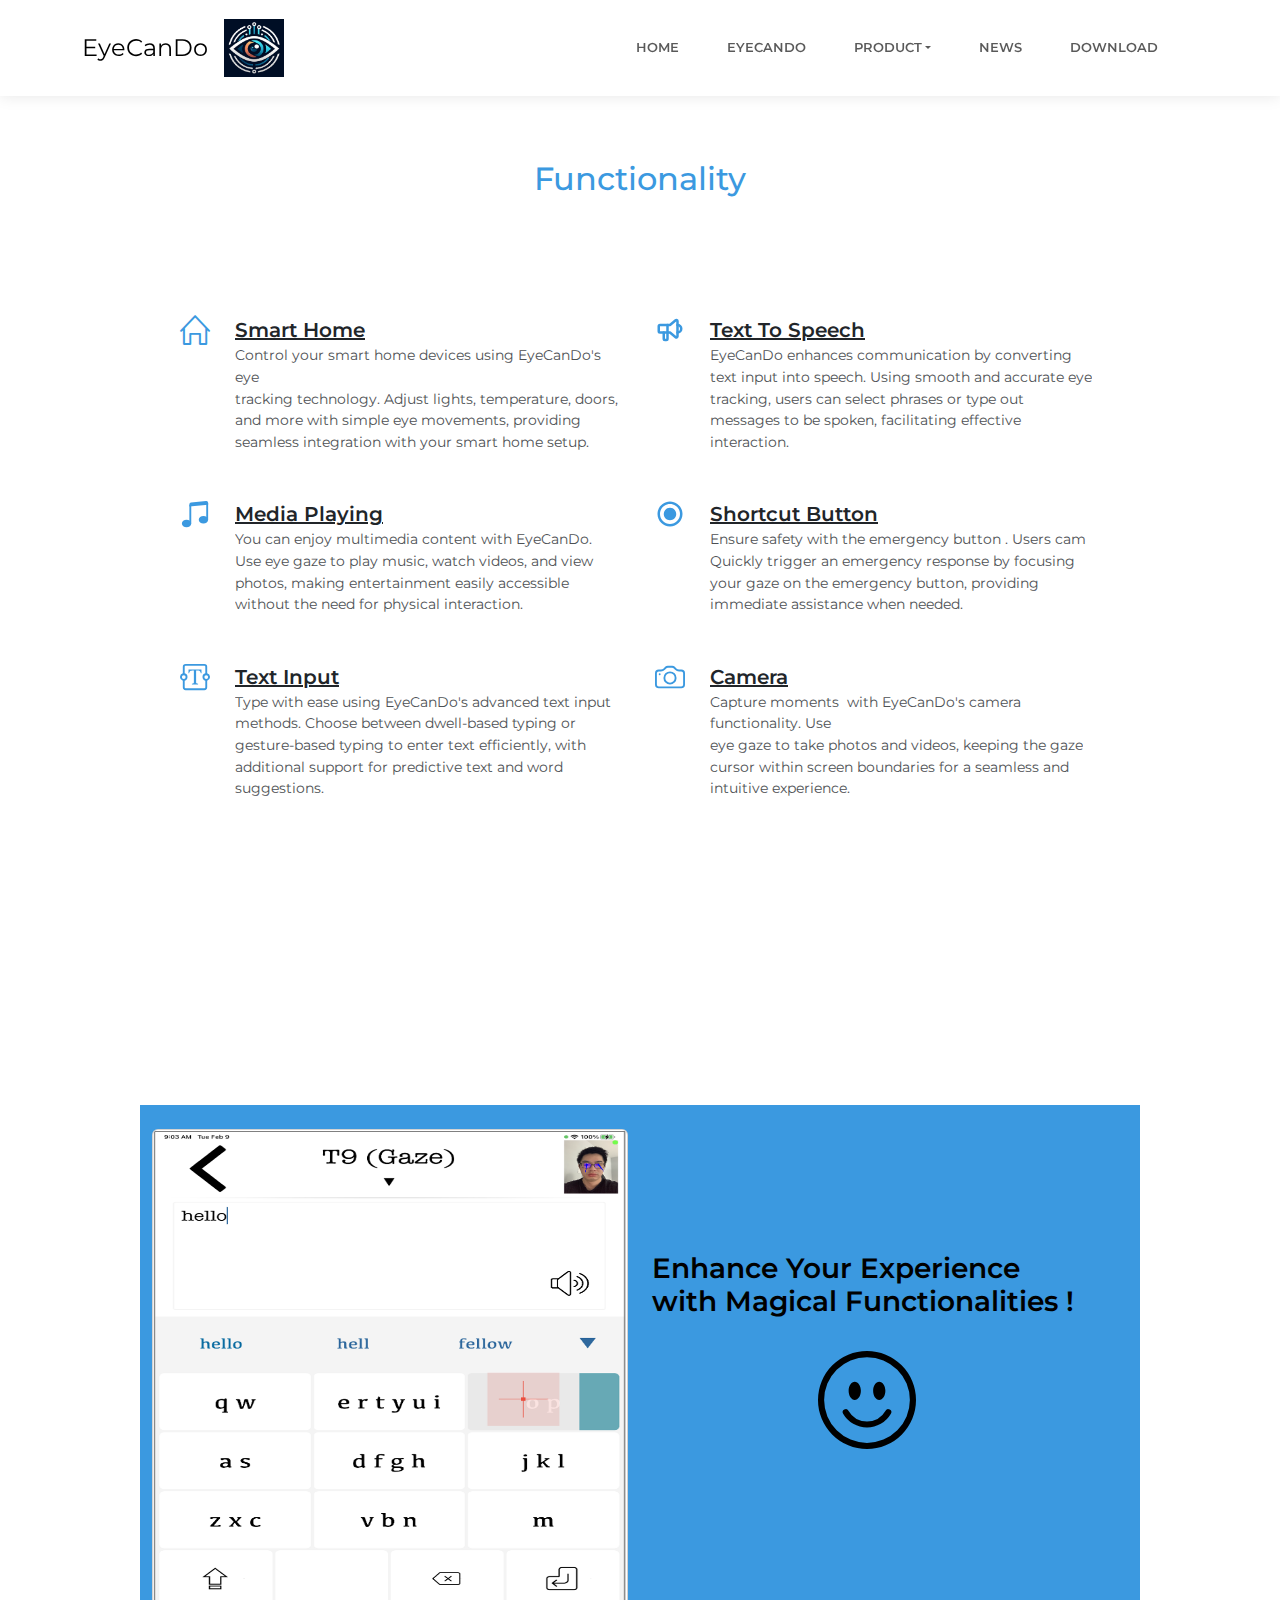
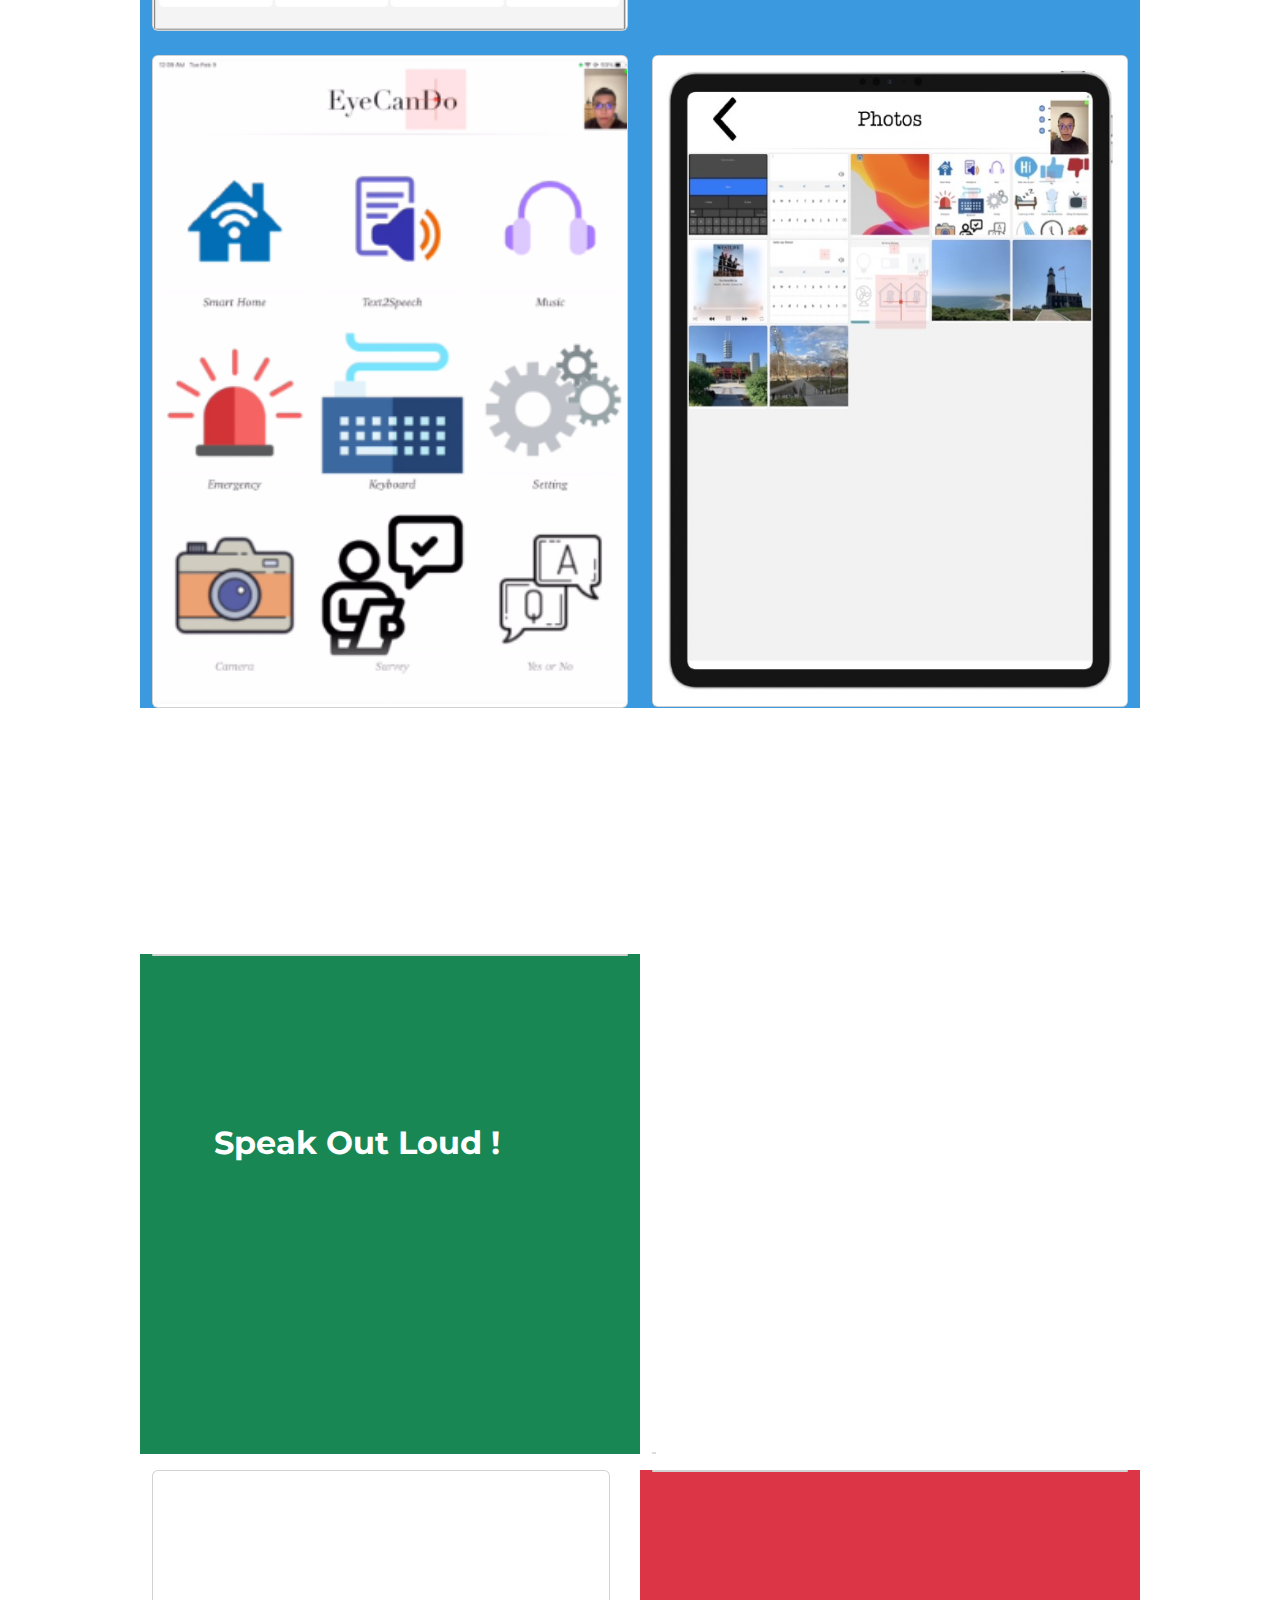
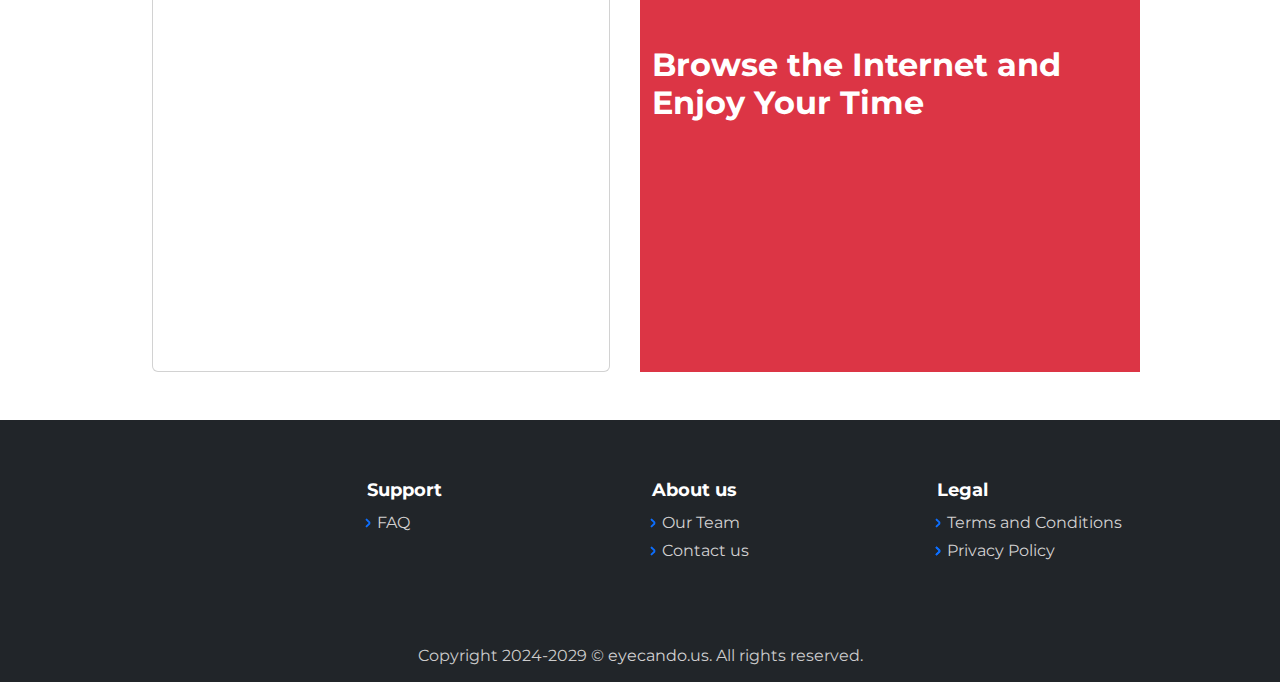
<file: functionality.html>
<!DOCTYPE html>
<html data-bs-theme="light" lang="en">

<head>
    <meta charset="utf-8">
    <meta name="viewport" content="width=device-width, initial-scale=1.0, shrink-to-fit=no">
    <title>Features - Brand</title>
    <link rel="stylesheet" href="assets/bootstrap/css/bootstrap.min.css">
    <link rel="stylesheet" href="https://fonts.googleapis.com/css?family=Montserrat:400,400i,700,700i,600,600i&amp;display=swap">
    <link rel="stylesheet" href="assets/css/swiper-icons.css">
    <link rel="stylesheet" href="assets/fonts/simple-line-icons.min.css">
    <link rel="stylesheet" href="assets/css/baguetteBox.min.css">
    <link rel="stylesheet" href="assets/css/Features-Centered-Icons-icons.css">
    <link rel="stylesheet" href="assets/css/index.css">
    <link rel="stylesheet" href="assets/css/Projects-Grid-Horizontal-images.css">
    <link rel="stylesheet" href="assets/css/Simple-Slider-swiper-bundle.min.css">
    <link rel="stylesheet" href="assets/css/Simple-Slider.css">
    <link rel="stylesheet" href="assets/css/untitled.css">
    <link rel="stylesheet" href="assets/css/vanilla-zoom.min.css">
</head>

<body>
    <nav class="navbar navbar-expand-lg fixed-top bg-body clean-navbar navbar-light">
        <div class="container"><a class="navbar-brand logo" href="index.html">EyeCanDo</a><button data-bs-toggle="collapse" class="navbar-toggler" data-bs-target="#navcol-1"><span class="visually-hidden">Toggle navigation</span><span class="navbar-toggler-icon"></span></button>
            <div class="collapse navbar-collapse" id="navcol-1"><img src="assets/img/WechatIMG102.jpeg" width="60" height="58">
                <ul class="navbar-nav ms-auto">
                    <li class="nav-item"><a class="nav-link" href="index.html">Home</a></li>
                    <li class="nav-item"><a class="nav-link" href="eyecando.html">Eyecando</a></li>
                    <li class="nav-item dropdown"><a class="dropdown-toggle nav-link" aria-expanded="false" data-bs-toggle="dropdown" href="#">Product</a>
                        <div class="dropdown-menu"><a class="dropdown-item" href="features.html">Features</a><a class="dropdown-item" href="functionality.html">Functionality</a><a class="dropdown-item" href="eyecandvr.html">EyeCanDo VR</a></div>
                    </li>
                    <li class="nav-item"><a class="nav-link" href="news.html">news</a></li>
                    <li class="nav-item"><a class="nav-link" href="download.html">Download</a></li>
                </ul>
            </div>
        </div>
    </nav>
    <main class="page">
        <section class="clean-block features">
            <div class="container">
                <div class="block-heading">
                    <h2 class="text-info">Functionality</h2>
                    <p class="fs-5 fw-lighter text-center"></p>
                    <p class="text-center" style="width: 420px;"></p>
                </div>
                <div class="row justify-content-center" style="padding-top: 62px;">
                    <div class="col-md-5 feature-box"><i class="icon-home icon"></i><a class="fs-5 fw-semibold link-dark" href="#func1">Smart Home</a>
                        <p>Control your smart home devices using EyeCanDo's eye <br>tracking technology. Adjust lights, temperature, doors, and more with simple eye movements, providing seamless integration with your smart home setup.</p>
                    </div>
                    <div class="col-md-5 feature-box"><svg xmlns="http://www.w3.org/2000/svg" width="1em" height="1em" viewBox="0 0 24 24" stroke-width="2" stroke="currentColor" fill="none" stroke-linecap="round" stroke-linejoin="round" class="icon icon-tabler icon-tabler-speakerphone icon">
                            <path stroke="none" d="M0 0h24v24H0z" fill="none"></path>
                            <path d="M18 8a3 3 0 0 1 0 6"></path>
                            <path d="M10 8v11a1 1 0 0 1 -1 1h-1a1 1 0 0 1 -1 -1v-5"></path>
                            <path d="M12 8h0l4.524 -3.77a.9 .9 0 0 1 1.476 .692v12.156a.9 .9 0 0 1 -1.476 .692l-4.524 -3.77h-8a1 1 0 0 1 -1 -1v-4a1 1 0 0 1 1 -1h8"></path>
                        </svg><a class="fs-5 fw-semibold link-dark" href="#func2">Text To Speech</a>
                        <p>EyeCanDo enhances communication by converting text input into speech. Using smooth and accurate eye tracking, users can select phrases or type out messages to be spoken, facilitating effective interaction.</p>
                    </div>
                    <div class="col-md-5 feature-box"><svg xmlns="http://www.w3.org/2000/svg" width="1em" height="1em" fill="currentColor" viewBox="0 0 16 16" class="bi bi-music-note-beamed icon">
                            <path d="M6 13c0 1.105-1.12 2-2.5 2S1 14.105 1 13c0-1.104 1.12-2 2.5-2s2.5.896 2.5 2m9-2c0 1.105-1.12 2-2.5 2s-2.5-.895-2.5-2 1.12-2 2.5-2 2.5.895 2.5 2"></path>
                            <path fill-rule="evenodd" d="M14 11V2h1v9zM6 3v10H5V3z"></path>
                            <path d="M5 2.905a1 1 0 0 1 .9-.995l8-.8a1 1 0 0 1 1.1.995V3L5 4z"></path>
                        </svg><a class="fs-5 fw-semibold link-dark" href="#func2">Media Playing</a>
                        <p>You can enjoy multimedia content with EyeCanDo. Use eye gaze to play music, watch videos, and view photos, making entertainment easily accessible without the need for physical interaction.</p>
                    </div>
                    <div class="col-md-5 feature-box"><svg xmlns="http://www.w3.org/2000/svg" height="1em" viewBox="0 0 24 24" width="1em" fill="currentColor" class="icon">
                            <path d="M0 0h24v24H0z" fill="none"></path>
                            <path d="M12 7c-2.76 0-5 2.24-5 5s2.24 5 5 5 5-2.24 5-5-2.24-5-5-5zm0-5C6.48 2 2 6.48 2 12s4.48 10 10 10 10-4.48 10-10S17.52 2 12 2zm0 18c-4.42 0-8-3.58-8-8s3.58-8 8-8 8 3.58 8 8-3.58 8-8 8z"></path>
                        </svg><a class="fs-5 fw-semibold link-dark" href="#func1">Shortcut Button</a>
                        <p>Ensure safety with the emergency button . Users cam Quickly&nbsp;trigger an emergency response by focusing your gaze on the emergency button, providing immediate assistance when needed.</p>
                    </div>
                </div>
                <div class="row justify-content-center">
                    <div class="col-md-5 feature-box"><svg xmlns="http://www.w3.org/2000/svg" width="1em" height="1em" fill="currentColor" viewBox="0 0 16 16" class="bi bi-textarea-t icon">
                            <path d="M1.5 2.5A1.5 1.5 0 0 1 3 1h10a1.5 1.5 0 0 1 1.5 1.5v3.563a2 2 0 0 1 0 3.874V13.5A1.5 1.5 0 0 1 13 15H3a1.5 1.5 0 0 1-1.5-1.5V9.937a2 2 0 0 1 0-3.874zm1 3.563a2 2 0 0 1 0 3.874V13.5a.5.5 0 0 0 .5.5h10a.5.5 0 0 0 .5-.5V9.937a2 2 0 0 1 0-3.874V2.5A.5.5 0 0 0 13 2H3a.5.5 0 0 0-.5.5v3.563M2 7a1 1 0 1 0 0 2 1 1 0 0 0 0-2m12 0a1 1 0 1 0 0 2 1 1 0 0 0 0-2"></path>
                            <path d="M11.434 4H4.566L4.5 5.994h.386c.21-1.252.612-1.446 2.173-1.495l.343-.011v6.343c0 .537-.116.665-1.049.748V12h3.294v-.421c-.938-.083-1.054-.21-1.054-.748V4.488l.348.01c1.56.05 1.963.244 2.173 1.496h.386z"></path>
                        </svg><a class="fs-5 fw-semibold link-dark" href="#func1">Text Input</a>
                        <p>Type with ease using EyeCanDo's advanced text input methods. Choose between dwell-based typing or gesture-based typing to enter text efficiently, with additional support for predictive text and word suggestions.</p>
                    </div>
                    <div class="col-md-5 feature-box"><svg xmlns="http://www.w3.org/2000/svg" width="1em" height="1em" fill="currentColor" viewBox="0 0 16 16" class="bi bi-camera icon">
                            <path d="M15 12a1 1 0 0 1-1 1H2a1 1 0 0 1-1-1V6a1 1 0 0 1 1-1h1.172a3 3 0 0 0 2.12-.879l.83-.828A1 1 0 0 1 6.827 3h2.344a1 1 0 0 1 .707.293l.828.828A3 3 0 0 0 12.828 5H14a1 1 0 0 1 1 1zM2 4a2 2 0 0 0-2 2v6a2 2 0 0 0 2 2h12a2 2 0 0 0 2-2V6a2 2 0 0 0-2-2h-1.172a2 2 0 0 1-1.414-.586l-.828-.828A2 2 0 0 0 9.172 2H6.828a2 2 0 0 0-1.414.586l-.828.828A2 2 0 0 1 3.172 4z"></path>
                            <path d="M8 11a2.5 2.5 0 1 1 0-5 2.5 2.5 0 0 1 0 5m0 1a3.5 3.5 0 1 0 0-7 3.5 3.5 0 0 0 0 7M3 6.5a.5.5 0 1 1-1 0 .5.5 0 0 1 1 0"></path>
                        </svg><a class="fs-5 fw-semibold link-dark" href="#func1">Camera</a>
                        <p>Capture moments&nbsp; with EyeCanDo's camera functionality. Use <br>eye gaze to take photos and videos, keeping the gaze cursor within screen boundaries for a seamless and intuitive experience.</p>
                    </div>
                </div>
            </div>
        </section>
        <div id="func1" style="height: 150px;"></div>
        <section></section>
    </main>
    <div class="container d-flex flex-column align-items-center py-4 py-xl-5">
        <div class="row gy-4 row-cols-1 row-cols-md-2 text-bg-info w-100" style="max-width: 1000px;">
            <div class="col order-md-first">
                <div class="card"><img class="card-img w-100 d-block" src="assets/img/514-3.png" height="500px">
                    <div class="card-img-overlay text-center d-flex flex-column justify-content-center align-items-center p-4"></div>
                </div>
            </div>
            <div class="col d-md-flex order-first justify-content-md-start align-items-md-end order-md-1">
                <div style="width: 90%;margin-top: 112px;padding-bottom: 182px;">
                    <h3 class="fs-3 fw-semibold" style="padding-top: 0px;margin-top: -164px;">Enhance Your Experience with Magical Functionalities !</h3><svg xmlns="http://www.w3.org/2000/svg" width="1em" height="1em" fill="currentColor" viewBox="0 0 16 16" class="bi bi-emoji-smile" style="font-size: 98px;margin-right: 132px;margin-left: 166px;padding-top: 0px;margin-top: 24px;">
                        <path d="M8 15A7 7 0 1 1 8 1a7 7 0 0 1 0 14m0 1A8 8 0 1 0 8 0a8 8 0 0 0 0 16"></path>
                        <path d="M4.285 9.567a.5.5 0 0 1 .683.183A3.498 3.498 0 0 0 8 11.5a3.498 3.498 0 0 0 3.032-1.75.5.5 0 1 1 .866.5A4.498 4.498 0 0 1 8 12.5a4.498 4.498 0 0 1-3.898-2.25.5.5 0 0 1 .183-.683M7 6.5C7 7.328 6.552 8 6 8s-1-.672-1-1.5S5.448 5 6 5s1 .672 1 1.5m4 0c0 .828-.448 1.5-1 1.5s-1-.672-1-1.5S9.448 5 10 5s1 .672 1 1.5"></path>
                    </svg>
                </div>
            </div>
            <div class="col order-md-2">
                <div class="card"><img class="card-img w-100 d-block" src="assets/img/514-2.png">
                    <div class="card-img-overlay text-center d-flex flex-column justify-content-center align-items-center p-4"></div>
                </div>
            </div>
            <div class="col order-md-2">
                <div class="card"><img class="card-img w-100 d-block" src="assets/img/photo.jpg" height="650px">
                    <div class="card-img-overlay text-center d-flex flex-column justify-content-center align-items-center p-4"></div>
                </div>
            </div>
        </div>
    </div>
    <div id="func2" style="height: 150px;"></div>
    <div class="container d-flex flex-column align-items-center py-4 py-xl-5">
        <div class="row gy-3 row-cols-1 row-cols-md-2 w-100" style="max-width: 1000px;">
            <div class="col text-bg-success order-md-first">
                <div class="card"></div>
                <h1 class="fs-2 fw-bold" style="padding-top: 168px;padding-left: 62px;">Speak Out Loud !</h1>
            </div>
            <div class="col d-md-flex order-first justify-content-md-start align-items-md-end order-md-1">
                <div class="card"></div>
                <div class="card"></div><iframe allowfullscreen="" frameborder="0" src="https://www.youtube.com/embed/2UpYwzQ8aG8" width="460px" height="500px"></iframe>
            </div>
            <div class="col order-md-2">
                <div class="card" style="margin-right: 18px;"><iframe allowfullscreen="" frameborder="0" src="https://www.youtube.com/embed/2P0u6JQPct0" width="460px" height="500px" style="margin-right: 0px;padding-right: 0px;padding-left: 0px;margin-left: -6px;"></iframe></div>
            </div>
            <div class="col text-bg-danger order-md-2">
                <div class="card"></div>
                <h1 class="fs-2 fw-bold" style="padding-top: 174px;">Browse the Internet and Enjoy Your Time</h1>
            </div>
        </div>
    </div>
    <footer class="page-footer dark">
        <div class="container">
            <div class="row justify-content-end">
                <div class="col-sm-3">
                    <h5>Support</h5>
                    <ul>
                        <li><a href="faq.html">FAQ</a></li>
                    </ul>
                </div>
                <div class="col-sm-3">
                    <h5>About us</h5>
                    <ul>
                        <li><a href="about-us.html">Our Team</a></li>
                        <li><a href="contact-us.html">Contact us</a></li>
                    </ul>
                </div>
                <div class="col-sm-3">
                    <h5>Legal</h5>
                    <ul>
                        <li><a href="Terms_and_Conditions.html">Terms and Conditions</a></li>
                        <li></li>
                        <li><a href="privacy%20policy.html">Privacy Policy</a></li>
                    </ul>
                </div>
            </div>
        </div>
        <div class="footer-copyright">
            <p>Copyright 2024-2029 © <a href="http://eyecando.org">eyecando.</a>us. All rights reserved.</p>
        </div>
    </footer>
    <script src="assets/bootstrap/js/bootstrap.min.js"></script>
    <script src="assets/js/baguetteBox.min.js"></script>
    <script src="assets/js/vanilla-zoom.js"></script>
    <script src="assets/js/theme.js"></script>
    <script src="assets/js/Simple-Slider-swiper-bundle.min.js"></script>
    <script src="assets/js/Simple-Slider.js"></script>
</body>

</html>
</file>
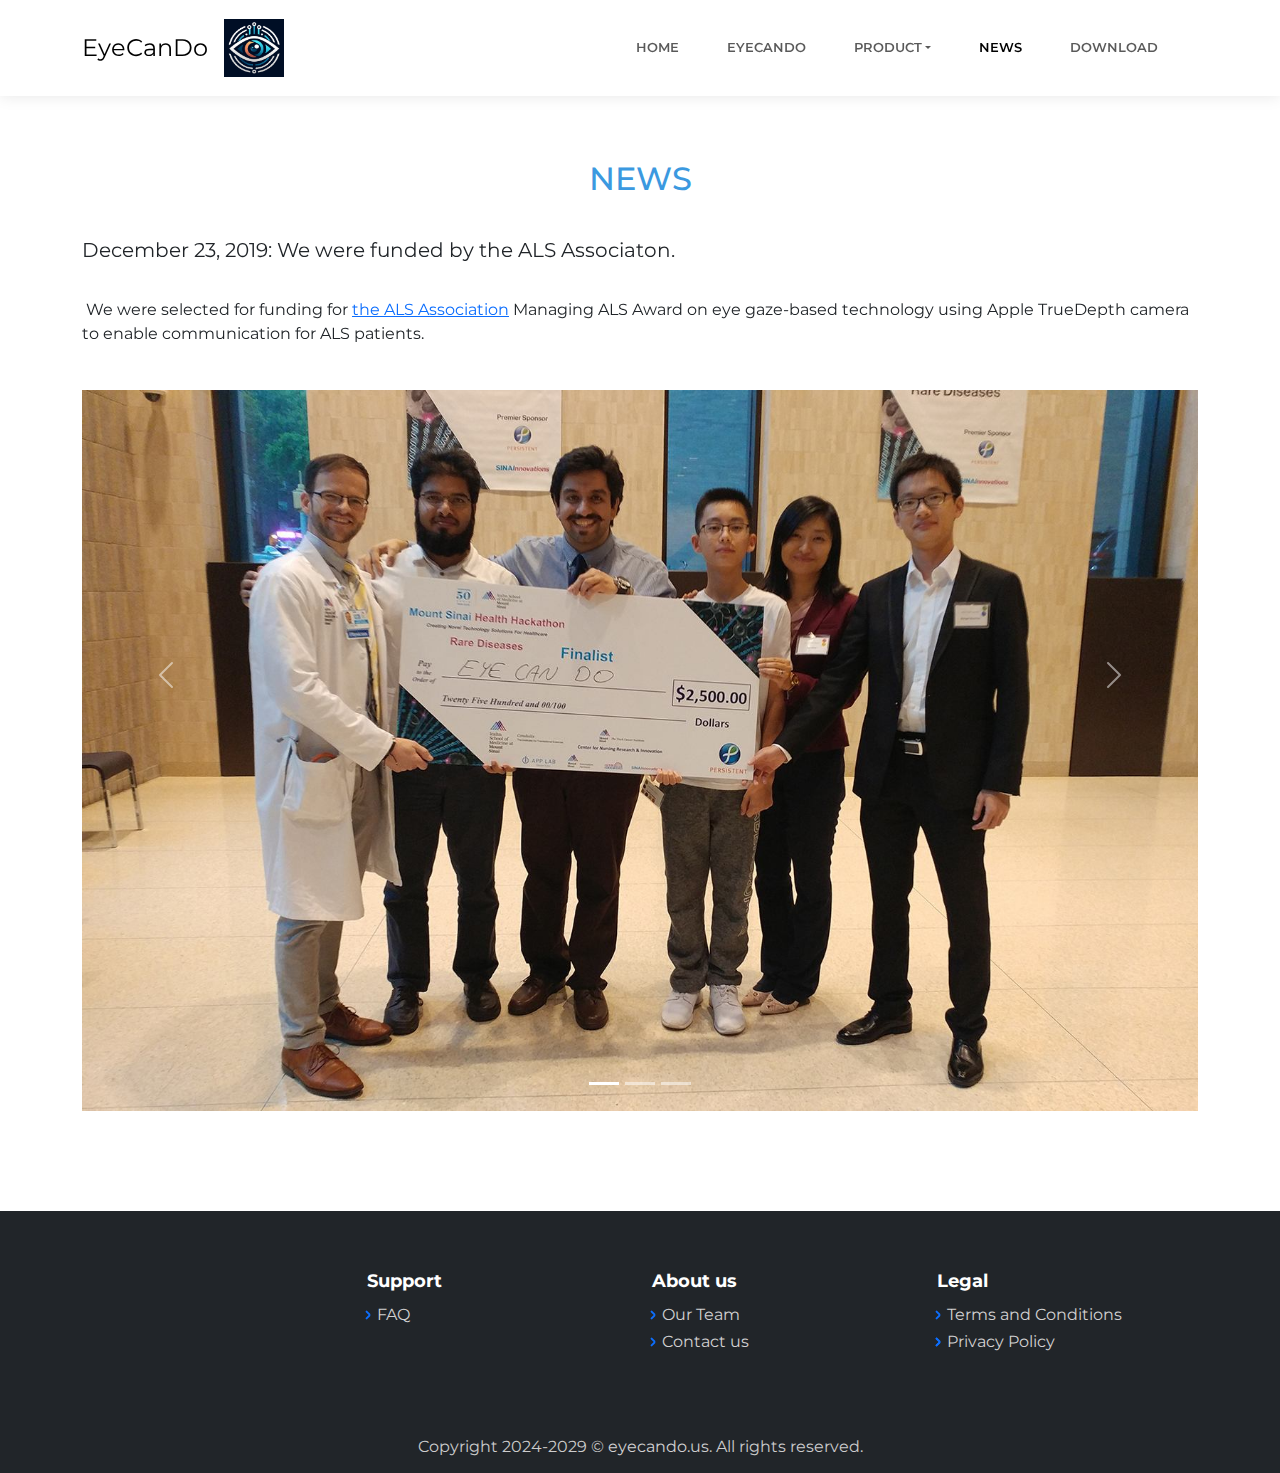
<file: news.html>
<!DOCTYPE html>
<html data-bs-theme="light" lang="en">

<head>
    <meta charset="utf-8">
    <meta name="viewport" content="width=device-width, initial-scale=1.0, shrink-to-fit=no">
    <title>Slider - Brand</title>
    <link rel="stylesheet" href="assets/bootstrap/css/bootstrap.min.css">
    <link rel="stylesheet" href="https://fonts.googleapis.com/css?family=Montserrat:400,400i,700,700i,600,600i&amp;display=swap">
    <link rel="stylesheet" href="assets/css/swiper-icons.css">
    <link rel="stylesheet" href="assets/css/baguetteBox.min.css">
    <link rel="stylesheet" href="assets/css/Features-Centered-Icons-icons.css">
    <link rel="stylesheet" href="assets/css/index.css">
    <link rel="stylesheet" href="assets/css/Projects-Grid-Horizontal-images.css">
    <link rel="stylesheet" href="assets/css/Simple-Slider-swiper-bundle.min.css">
    <link rel="stylesheet" href="assets/css/Simple-Slider.css">
    <link rel="stylesheet" href="assets/css/untitled.css">
    <link rel="stylesheet" href="assets/css/vanilla-zoom.min.css">
</head>

<body>
    <nav class="navbar navbar-expand-lg fixed-top bg-body clean-navbar navbar-light">
        <div class="container"><a class="navbar-brand logo" href="index.html">EyeCanDo</a><button data-bs-toggle="collapse" class="navbar-toggler" data-bs-target="#navcol-1"><span class="visually-hidden">Toggle navigation</span><span class="navbar-toggler-icon"></span></button>
            <div class="collapse navbar-collapse" id="navcol-1"><img src="assets/img/WechatIMG102.jpeg" width="60" height="58">
                <ul class="navbar-nav ms-auto">
                    <li class="nav-item"><a class="nav-link" href="index.html">Home</a></li>
                    <li class="nav-item"><a class="nav-link" href="eyecando.html">Eyecando</a></li>
                    <li class="nav-item dropdown"><a class="dropdown-toggle nav-link" aria-expanded="false" data-bs-toggle="dropdown" href="#">Product</a>
                        <div class="dropdown-menu"><a class="dropdown-item" href="features.html">Features</a><a class="dropdown-item" href="functionality.html">Functionality</a><a class="dropdown-item" href="eyecandvr.html">EyeCanDo VR</a></div>
                    </li>
                    <li class="nav-item"><a class="nav-link active" href="news.html">news</a></li>
                    <li class="nav-item"><a class="nav-link" href="download.html">Download</a></li>
                </ul>
            </div>
        </div>
    </nav>
    <main class="page">
        <section class="clean-block slider">
            <div class="container">
                <div class="block-heading">
                    <h2 class="text-center text-info">NEWS</h2>
                </div>
                <div class="carousel slide" data-bs-ride="carousel" id="carousel-1">
                    <div class="carousel-inner">
                        <div class="carousel-item active">
                            <div>
                                <h5 class="fw-normal">December 23, 2019: We were funded by the ALS Associaton.</h5>
                                <p style="padding-top: 28px;padding-bottom: 28px;">&nbsp;We were selected for funding for <a href="https://www.als.org/">the ALS Association</a> Managing ALS Award on eye gaze-based technology using Apple TrueDepth camera to enable communication for ALS patients.&nbsp;</p>
                            </div><img class="w-100 d-block" src="assets/img/scenery/eyecando-team.jpg" alt="Slide Image">
                        </div>
                        <div class="carousel-item">
                            <div>
                                <h5 class="fw-normal">March 9, 2021: EyeCanDo was evaluated at ALS Clinic of Stony Brook Medicine.</h5>
                                <p style="padding-top: 26px;padding-bottom: 23px;">Starting from March 9, 2021, EyeCanDo has been evalauted at ALS Clinic, with 20 participating patients.&nbsp;</p>
                            </div><img class="w-100 d-block" src="assets/img/scenery/alsclinic2021.jpg" alt="Slide Image">
                        </div>
                        <div class="carousel-item">
                            <div>
                                <h5 class="fw-normal">Feburary 28 2023: We demostrated EyeCanDo to the public on National Rare Disease Day.</h5>
                                <p style="padding-top: 28px;padding-bottom: 28px;">At the Rare Disease Day Awareness &amp; Networking Fair, we demonstrated EyeCanDo to students at Stony Brook University and shared our experience to raise awareness of rare diseases.<br> </p>
                            </div><img class="w-100 d-block" src="assets/img/scenery/rare-disease-day.png" alt="Slide Image">
                        </div>
                    </div>
                    <div><a class="carousel-control-prev" href="#carousel-1" role="button" data-bs-slide="prev"><span class="carousel-control-prev-icon"></span><span class="visually-hidden">Previous</span></a><a class="carousel-control-next" href="#carousel-1" role="button" data-bs-slide="next"><span class="carousel-control-next-icon"></span><span class="visually-hidden">Next</span></a></div>
                    <div class="carousel-indicators"><button type="button" data-bs-target="#carousel-1" data-bs-slide-to="0" class="active"></button> <button type="button" data-bs-target="#carousel-1" data-bs-slide-to="1"></button> <button type="button" data-bs-target="#carousel-1" data-bs-slide-to="2"></button></div>
                </div>
            </div>
        </section>
    </main>
    <footer class="page-footer dark">
        <div class="container">
            <div class="row justify-content-end">
                <div class="col-sm-3">
                    <h5>Support</h5>
                    <ul>
                        <li><a href="faq.html">FAQ</a></li>
                    </ul>
                </div>
                <div class="col-sm-3">
                    <h5>About us</h5>
                    <ul>
                        <li><a href="about-us.html">Our Team</a></li>
                        <li><a href="contact-us.html">Contact us</a></li>
                    </ul>
                </div>
                <div class="col-sm-3">
                    <h5>Legal</h5>
                    <ul>
                        <li><a href="Terms_and_Conditions.html">Terms and Conditions</a></li>
                        <li></li>
                        <li><a href="privacy%20policy.html">Privacy Policy</a></li>
                    </ul>
                </div>
            </div>
        </div>
        <div class="footer-copyright">
            <p>Copyright 2024-2029 © <a href="http://eyecando.org">eyecando.</a>us. All rights reserved.</p>
        </div>
    </footer>
    <script src="assets/bootstrap/js/bootstrap.min.js"></script>
    <script src="assets/js/baguetteBox.min.js"></script>
    <script src="assets/js/vanilla-zoom.js"></script>
    <script src="assets/js/theme.js"></script>
    <script src="assets/js/Simple-Slider-swiper-bundle.min.js"></script>
    <script src="assets/js/Simple-Slider.js"></script>
</body>

</html>
</file>
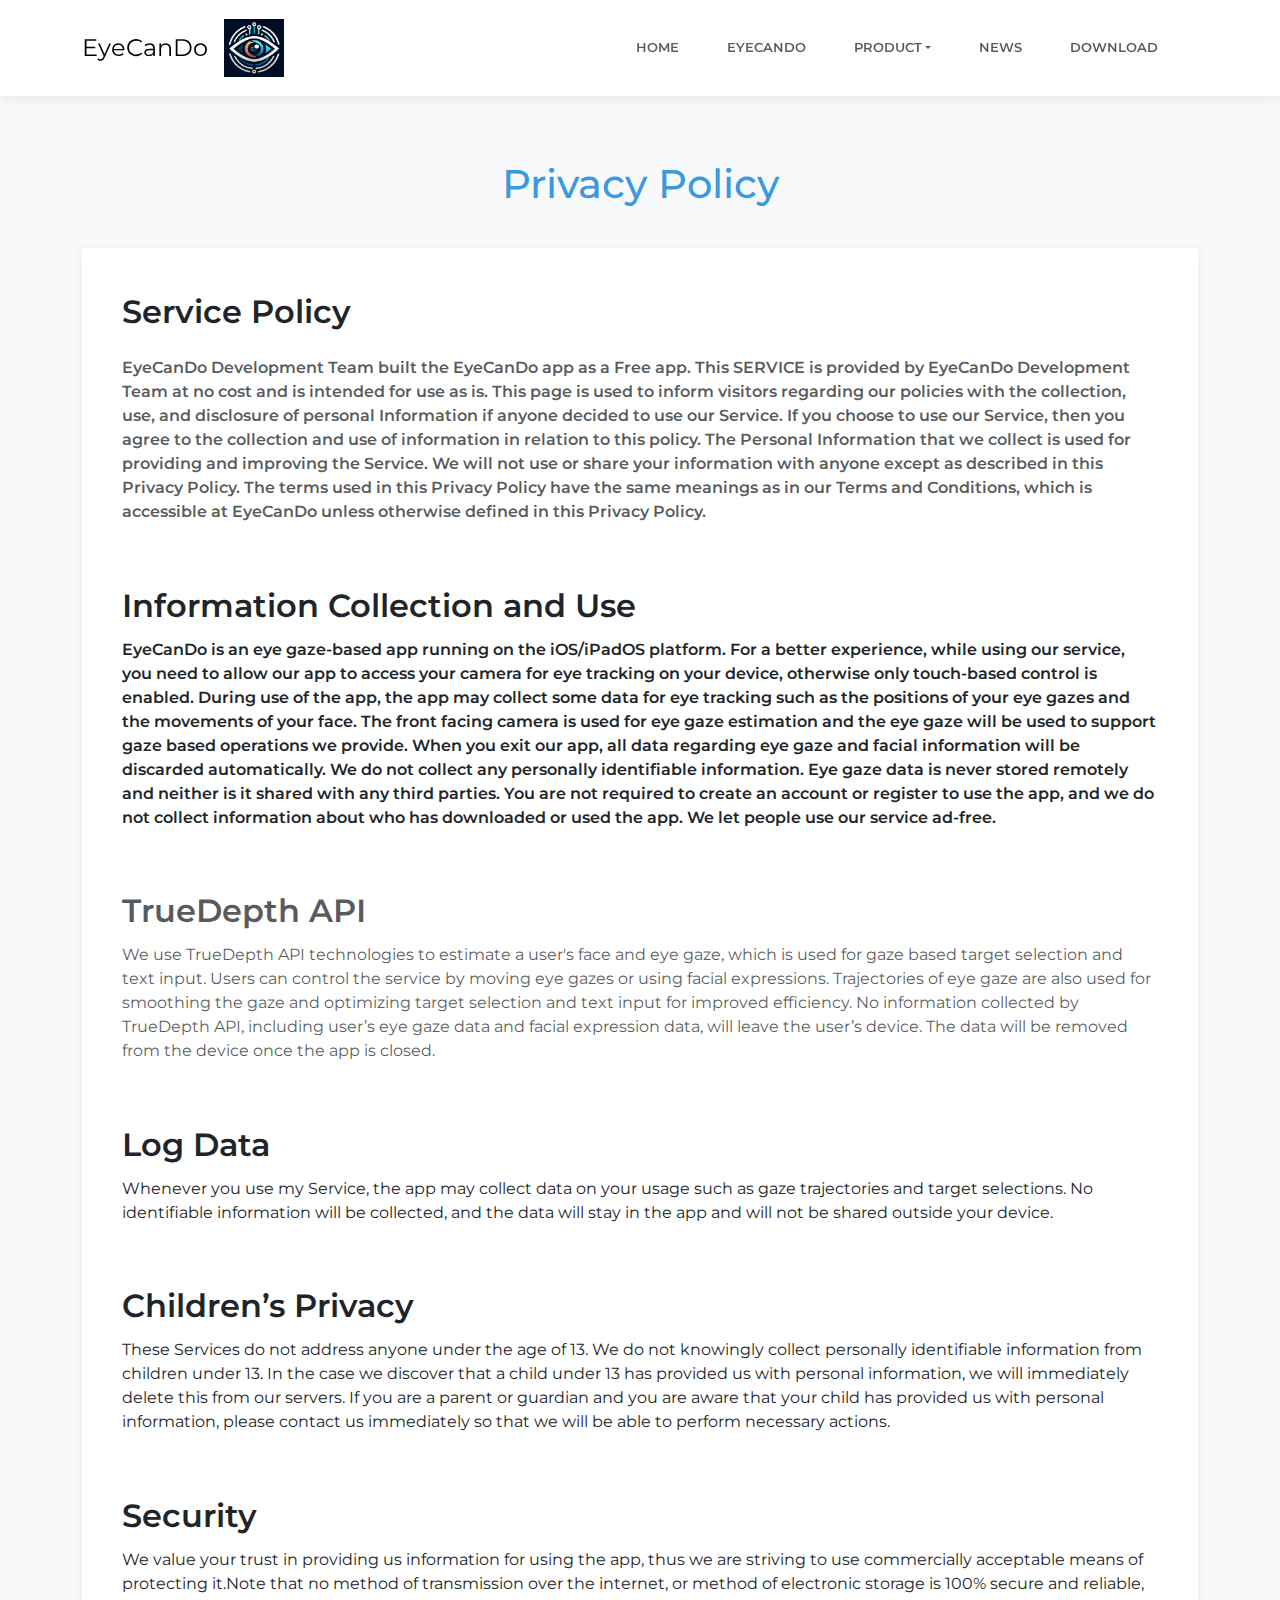
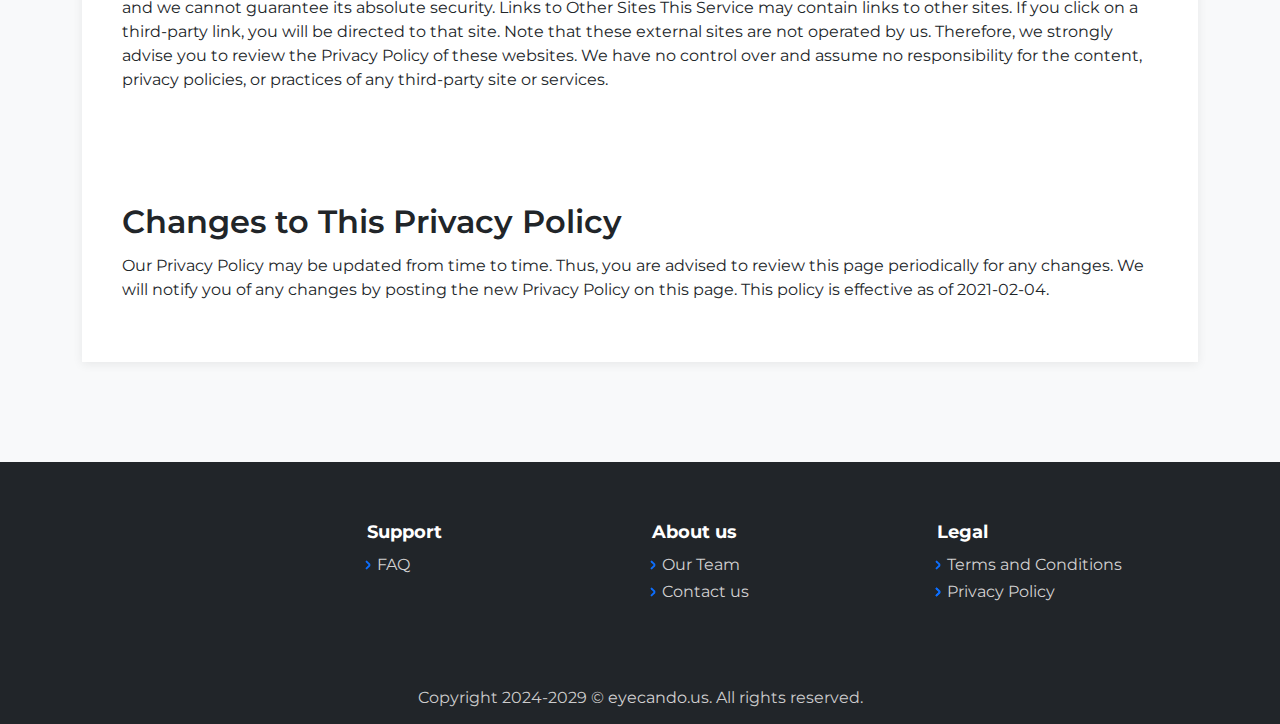
<file: privacy policy.html>
<!DOCTYPE html>
<html data-bs-theme="light" lang="en">

<head>
    <meta charset="utf-8">
    <meta name="viewport" content="width=device-width, initial-scale=1.0, shrink-to-fit=no">
    <title>FAQ - Brand</title>
    <link rel="stylesheet" href="assets/bootstrap/css/bootstrap.min.css">
    <link rel="stylesheet" href="https://fonts.googleapis.com/css?family=Montserrat:400,400i,700,700i,600,600i&amp;display=swap">
    <link rel="stylesheet" href="assets/css/swiper-icons.css">
    <link rel="stylesheet" href="assets/css/baguetteBox.min.css">
    <link rel="stylesheet" href="assets/css/Features-Centered-Icons-icons.css">
    <link rel="stylesheet" href="assets/css/index.css">
    <link rel="stylesheet" href="assets/css/Projects-Grid-Horizontal-images.css">
    <link rel="stylesheet" href="assets/css/Simple-Slider-swiper-bundle.min.css">
    <link rel="stylesheet" href="assets/css/Simple-Slider.css">
    <link rel="stylesheet" href="assets/css/untitled.css">
    <link rel="stylesheet" href="assets/css/vanilla-zoom.min.css">
</head>

<body>
    <nav class="navbar navbar-expand-lg fixed-top bg-body clean-navbar navbar-light">
        <div class="container"><a class="navbar-brand logo" href="index.html">EyeCanDo</a><button data-bs-toggle="collapse" class="navbar-toggler" data-bs-target="#navcol-1"><span class="visually-hidden">Toggle navigation</span><span class="navbar-toggler-icon"></span></button>
            <div class="collapse navbar-collapse" id="navcol-1"><img src="assets/img/WechatIMG102.jpeg" width="60" height="58">
                <ul class="navbar-nav ms-auto">
                    <li class="nav-item"><a class="nav-link" href="index.html">Home</a></li>
                    <li class="nav-item"><a class="nav-link" href="eyecando.html">Eyecando</a></li>
                    <li class="nav-item dropdown"><a class="dropdown-toggle nav-link" aria-expanded="false" data-bs-toggle="dropdown" href="#">Product</a>
                        <div class="dropdown-menu"><a class="dropdown-item" href="features.html">Features</a><a class="dropdown-item" href="functionality.html">Functionality</a><a class="dropdown-item" href="eyecandvr.html">EyeCanDo VR</a></div>
                    </li>
                    <li class="nav-item"><a class="nav-link" href="news.html">news</a></li>
                    <li class="nav-item"><a class="nav-link" href="download.html">Download</a></li>
                </ul>
            </div>
        </div>
    </nav>
    <main class="page faq-page">
        <section class="clean-block clean-faq dark">
            <div class="container">
                <div class="block-heading">
                    <h1 class="text-center text-info">Privacy Policy</h1>
                    <p></p>
                </div>
                <div class="block-content">
                    <div class="faq-item">
                        <h4 class="question">Service Policy</h4>
                        <div class="answer">
                            <p class="fw-semibold">EyeCanDo Development Team built the EyeCanDo app as a Free app. This SERVICE is provided by EyeCanDo Development Team at no cost and is intended for use as is. This page is used to inform visitors regarding our policies with the collection, use, and disclosure of personal Information if anyone decided to use our Service. If you choose to use our Service, then you agree to the collection and use of information in relation to this policy. The Personal Information that we collect is used for providing and improving the Service. We will not use or share your information with anyone except as described in this Privacy Policy. The terms used in this Privacy Policy have the same meanings as in our Terms and Conditions, which is accessible at EyeCanDo unless otherwise defined in this Privacy Policy.</p>
                        </div>
                    </div>
                    <div class="faq-item">
                        <h4 class="question">Information Collection and Use</h4>
                        <p class="fw-semibold">EyeCanDo is an eye gaze-based app running on the iOS/iPadOS platform. For a better experience, while using our service, you need to allow our app to access your camera for eye tracking on your device, otherwise only touch-based control is enabled. During use of the app, the app may collect some data for eye tracking such as the positions of your eye gazes and the movements of your face. The front facing camera is used for eye gaze estimation and the eye gaze will be used to support gaze based operations we provide. When you exit our app, all data regarding eye gaze and facial information will be discarded automatically. We do not collect any personally identifiable information. Eye gaze data is never stored remotely and neither is it shared with any third parties. You are not required to create an account or register to use the app, and we do not collect information about who has downloaded or used the app. We let people use our service ad-free.</p>
                        <div class="answer">
                            <h4 class="question">TrueDepth API</h4>
                            <p>We use TrueDepth API technologies to estimate a user's face and eye gaze, which is used for gaze based target selection and text input. Users can control the service by moving eye gazes or using facial expressions. Trajectories of eye gaze are also used for smoothing the gaze and optimizing target selection and text input for improved efficiency. No information collected by TrueDepth API, including user’s eye gaze data and facial expression data, will leave the user’s device. The data will be removed from the device once the app is closed.</p>
                        </div>
                    </div>
                    <div class="faq-item">
                        <h4 class="question">Log Data</h4>
                        <p>Whenever you use my Service, the app may collect data on your usage such as gaze trajectories and target selections. No identifiable information will be collected, and the data will stay in the app and will not be shared outside your device.</p>
                        <h4 class="question">Children’s Privacy</h4>
                        <p>These Services do not address anyone under the age of 13. We do not knowingly collect personally identifiable information from children under 13. In the case we discover that a child under 13 has provided us with personal information, we will immediately delete this from our servers. If you are a parent or guardian and you are aware that your child has provided us with personal information, please contact us immediately so that we will be able to perform necessary actions.</p>
                        <h4 class="question">Security</h4>
                        <p>We value your trust in providing us information for using the app, thus we are striving to use commercially acceptable means of protecting it.Note that no method of transmission over the internet, or method of electronic storage is 100% secure and reliable, and we cannot guarantee its absolute security. Links to Other Sites This Service may contain links to other sites. If you click on a third-party link, you will be directed to that site. Note that these external sites are not operated by us. Therefore, we strongly advise you to review the Privacy Policy of these websites. We have no control over and assume no responsibility for the content, privacy policies, or practices of any third-party site or services.<br><br><br></p>
                        <h4 class="question">Changes to This Privacy Policy</h4>
                        <p>Our Privacy Policy may be updated from time to time. Thus, you are advised to review this page periodically for any changes. We will notify you of any changes by posting the new Privacy Policy on this page. This policy is effective as of 2021-02-04.</p>
                    </div>
                </div>
            </div>
        </section>
    </main>
    <footer class="page-footer dark">
        <div class="container">
            <div class="row justify-content-end">
                <div class="col-sm-3">
                    <h5>Support</h5>
                    <ul>
                        <li><a href="faq.html">FAQ</a></li>
                    </ul>
                </div>
                <div class="col-sm-3">
                    <h5>About us</h5>
                    <ul>
                        <li><a href="about-us.html">Our Team</a></li>
                        <li><a href="contact-us.html">Contact us</a></li>
                    </ul>
                </div>
                <div class="col-sm-3">
                    <h5>Legal</h5>
                    <ul>
                        <li><a href="Terms_and_Conditions.html">Terms and Conditions</a></li>
                        <li></li>
                        <li><a href="privacy%20policy.html">Privacy Policy</a></li>
                    </ul>
                </div>
            </div>
        </div>
        <div class="footer-copyright">
            <p>Copyright 2024-2029 © <a href="http://eyecando.org">eyecando.</a>us. All rights reserved.</p>
        </div>
    </footer>
    <script src="assets/bootstrap/js/bootstrap.min.js"></script>
    <script src="assets/js/baguetteBox.min.js"></script>
    <script src="assets/js/vanilla-zoom.js"></script>
    <script src="assets/js/theme.js"></script>
    <script src="assets/js/Simple-Slider-swiper-bundle.min.js"></script>
    <script src="assets/js/Simple-Slider.js"></script>
</body>

</html>
</file>
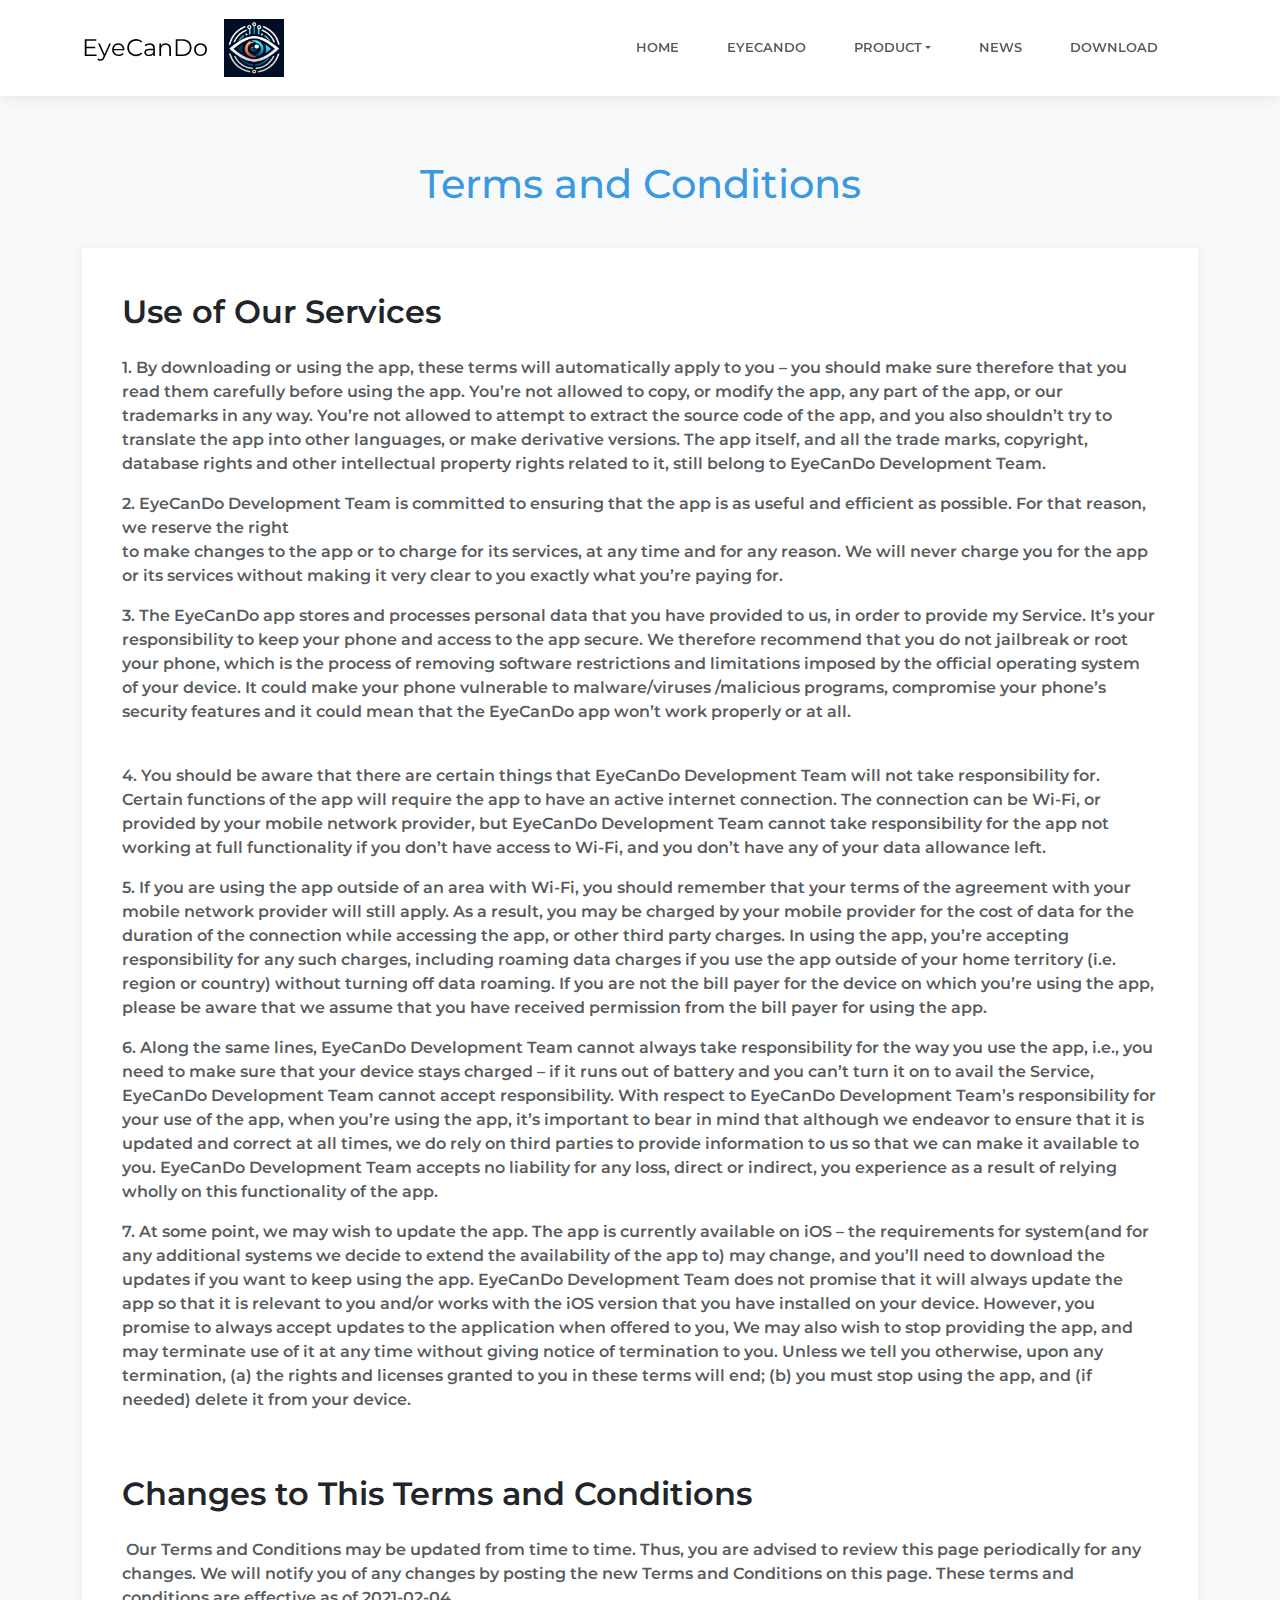
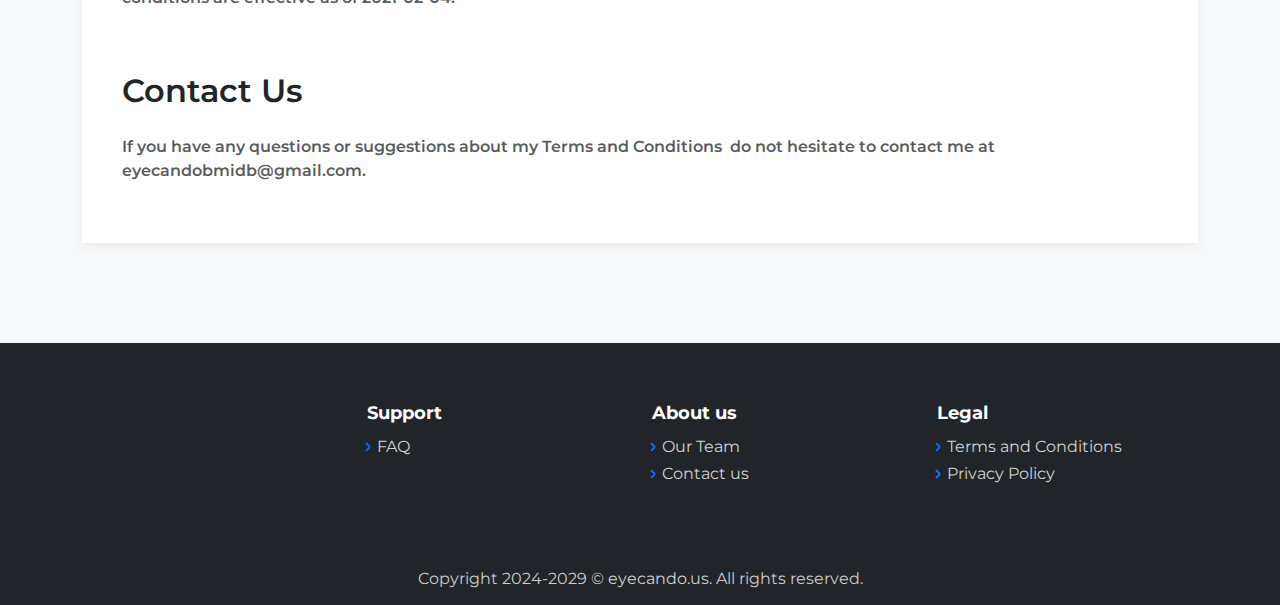
<file: Terms_and_Conditions.html>
<!DOCTYPE html>
<html data-bs-theme="light" lang="en">

<head>
    <meta charset="utf-8">
    <meta name="viewport" content="width=device-width, initial-scale=1.0, shrink-to-fit=no">
    <title>FAQ - Brand</title>
    <link rel="stylesheet" href="assets/bootstrap/css/bootstrap.min.css">
    <link rel="stylesheet" href="https://fonts.googleapis.com/css?family=Montserrat:400,400i,700,700i,600,600i&amp;display=swap">
    <link rel="stylesheet" href="assets/css/swiper-icons.css">
    <link rel="stylesheet" href="assets/css/baguetteBox.min.css">
    <link rel="stylesheet" href="assets/css/Features-Centered-Icons-icons.css">
    <link rel="stylesheet" href="assets/css/index.css">
    <link rel="stylesheet" href="assets/css/Projects-Grid-Horizontal-images.css">
    <link rel="stylesheet" href="assets/css/Simple-Slider-swiper-bundle.min.css">
    <link rel="stylesheet" href="assets/css/Simple-Slider.css">
    <link rel="stylesheet" href="assets/css/untitled.css">
    <link rel="stylesheet" href="assets/css/vanilla-zoom.min.css">
</head>

<body>
    <nav class="navbar navbar-expand-lg fixed-top bg-body clean-navbar navbar-light">
        <div class="container"><a class="navbar-brand logo" href="index.html">EyeCanDo</a><button data-bs-toggle="collapse" class="navbar-toggler" data-bs-target="#navcol-1"><span class="visually-hidden">Toggle navigation</span><span class="navbar-toggler-icon"></span></button>
            <div class="collapse navbar-collapse" id="navcol-1"><img src="assets/img/WechatIMG102.jpeg" width="60" height="58">
                <ul class="navbar-nav ms-auto">
                    <li class="nav-item"><a class="nav-link" href="index.html">Home</a></li>
                    <li class="nav-item"><a class="nav-link" href="eyecando.html">Eyecando</a></li>
                    <li class="nav-item dropdown"><a class="dropdown-toggle nav-link" aria-expanded="false" data-bs-toggle="dropdown" href="#">Product</a>
                        <div class="dropdown-menu"><a class="dropdown-item" href="features.html">Features</a><a class="dropdown-item" href="functionality.html">Functionality</a><a class="dropdown-item" href="eyecandvr.html">EyeCanDo VR</a></div>
                    </li>
                    <li class="nav-item"><a class="nav-link" href="news.html">news</a></li>
                    <li class="nav-item"><a class="nav-link" href="download.html">Download</a></li>
                </ul>
            </div>
        </div>
    </nav>
    <main class="page faq-page">
        <section class="clean-block clean-faq dark">
            <div class="container">
                <div class="block-heading">
                    <h1 class="text-center text-info">Terms and Conditions</h1>
                </div>
                <div class="block-content">
                    <div class="faq-item">
                        <h1 class="fs-2 text-start question">Use of Our Services</h1>
                        <div class="answer">
                            <p class="fw-semibold text-start">1. By downloading or using the app, these terms will automatically apply to you – you should make sure therefore that you read them carefully before using the app. You’re not allowed to copy, or modify the app, any part of the app, or our trademarks in any way. You’re not allowed to attempt to extract the source code of the app, and you also shouldn’t try to translate the app into other languages, or make derivative versions. The app itself, and all the trade marks, copyright, database rights and other intellectual property rights related to it, still belong to EyeCanDo Development Team.</p>
                            <p class="fw-semibold">2. EyeCanDo Development Team is committed to ensuring that the app is as useful and efficient as possible. For that reason, we reserve the right <br>to make changes to the app or to charge for its services, at any time and for any reason. We will never charge you for the app or its services without making it very clear to you exactly what you’re paying for.</p>
                            <p class="fw-semibold">3. The EyeCanDo app stores and processes personal data that you have provided to us, in order to provide my Service. It’s your responsibility to keep your phone and access to the app secure. We therefore recommend that you do not jailbreak or root your phone, which is the process of removing software restrictions and limitations imposed by the official operating system of your device. It could make your phone vulnerable to malware/viruses /malicious programs, compromise your phone’s security features and it could mean that the EyeCanDo app won’t work properly or at all.<br><br></p>
                            <p class="fw-semibold">4. You should be aware that there are certain things that EyeCanDo Development Team will not take responsibility for. Certain functions of the app will require the app to have an active internet connection. The connection can be Wi-Fi, or provided by your mobile network provider, but EyeCanDo Development Team cannot take responsibility for the app not working at full functionality if you don’t have access to Wi-Fi, and you don’t have any of your data allowance left.</p>
                            <p class="fw-semibold">5. If you are using the app outside of an area with Wi-Fi, you should remember that your terms of the agreement with your mobile network provider will still apply. As a result, you may be charged by your mobile provider for the cost of data for the duration of the connection while accessing the app, or other third party charges. In using the app, you’re accepting responsibility for any such charges, including roaming data charges if you use the app outside of your home territory (i.e. region or country) without turning off data roaming. If you are not the bill payer for the device on which you’re using the app, please be aware that we assume that you have received permission from the bill payer for using the app.</p>
                            <p class="fw-semibold">6. Along the same lines, EyeCanDo Development Team cannot always take responsibility for the way you use the app, i.e., you need to make sure that your device stays charged – if it runs out of battery and you can’t turn it on to avail the Service, EyeCanDo Development Team cannot accept responsibility. With respect to EyeCanDo Development Team’s responsibility for your use of the app, when you’re using the app, it’s important to bear in mind that although we endeavor to ensure that it is updated and correct at all times, we do rely on third parties to provide information to us so that we can make it available to you. EyeCanDo Development Team accepts no liability for any loss, direct or indirect, you experience as a result of relying wholly on this functionality of the app.</p>
                            <p class="fw-semibold">7. At some point, we may wish to update the app. The app is currently available on iOS – the requirements for system(and for any additional systems we decide to extend the availability of the app to) may change, and you’ll need to download the updates if you want to keep using the app. EyeCanDo Development Team does not promise that it will always update the app so that it is relevant to you and/or works with the iOS version that you have installed on your device. However, you promise to always accept updates to the application when offered to you, We may also wish to stop providing the app, and may terminate use of it at any time without giving notice of termination to you. Unless we tell you otherwise, upon any termination, (a) the rights and licenses granted to you in these terms will end; (b) you must stop using the app, and (if needed) delete it from your device.</p>
                        </div>
                    </div>
                    <div class="faq-item">
                        <h1 class="question">Changes to This Terms and Conditions</h1>
                        <div class="answer">
                            <p class="fw-semibold text-start">&nbsp;Our Terms and Conditions may be updated from time to time. Thus, you are advised to review this page periodically for any changes. We will notify you of any changes by posting the new Terms and Conditions on this page. These terms and conditions are effective as of 2021-02-04.</p>
                        </div>
                    </div>
                    <div class="faq-item">
                        <h4 class="question">Contact Us</h4>
                        <div class="answer">
                            <p class="fw-semibold">If you have any questions or suggestions about my Terms and Conditions&nbsp; do not hesitate to contact me at eyecandobmidb@gmail.com.</p>
                        </div>
                    </div>
                </div>
            </div>
        </section>
    </main>
    <footer class="page-footer dark">
        <div class="container">
            <div class="row justify-content-end">
                <div class="col-sm-3">
                    <h5>Support</h5>
                    <ul>
                        <li><a href="faq.html">FAQ</a></li>
                    </ul>
                </div>
                <div class="col-sm-3">
                    <h5>About us</h5>
                    <ul>
                        <li><a href="about-us.html">Our Team</a></li>
                        <li><a href="contact-us.html">Contact us</a></li>
                    </ul>
                </div>
                <div class="col-sm-3">
                    <h5>Legal</h5>
                    <ul>
                        <li><a href="Terms_and_Conditions.html">Terms and Conditions</a></li>
                        <li></li>
                        <li><a href="privacy%20policy.html">Privacy Policy</a></li>
                    </ul>
                </div>
            </div>
        </div>
        <div class="footer-copyright">
            <p>Copyright 2024-2029 © <a href="http://eyecando.org">eyecando.</a>us. All rights reserved.</p>
        </div>
    </footer>
    <script src="assets/bootstrap/js/bootstrap.min.js"></script>
    <script src="assets/js/baguetteBox.min.js"></script>
    <script src="assets/js/vanilla-zoom.js"></script>
    <script src="assets/js/theme.js"></script>
    <script src="assets/js/Simple-Slider-swiper-bundle.min.js"></script>
    <script src="assets/js/Simple-Slider.js"></script>
</body>

</html>
</file>
<file: assets/css/Features-Centered-Icons-icons.css>
.bs-icon {
  --bs-icon-size: .75rem;
  display: flex;
  flex-shrink: 0;
  justify-content: center;
  align-items: center;
  font-size: var(--bs-icon-size);
  width: calc(var(--bs-icon-size) * 2);
  height: calc(var(--bs-icon-size) * 2);
  color: var(--bs-primary);
}

.bs-icon-xs {
  --bs-icon-size: 1rem;
  width: calc(var(--bs-icon-size) * 1.5);
  height: calc(var(--bs-icon-size) * 1.5);
}

.bs-icon-sm {
  --bs-icon-size: 1rem;
}

.bs-icon-md {
  --bs-icon-size: 1.5rem;
}

.bs-icon-lg {
  --bs-icon-size: 2rem;
}

.bs-icon-xl {
  --bs-icon-size: 2.5rem;
}

.bs-icon.bs-icon-primary {
  color: var(--bs-white);
  background: var(--bs-primary);
}

.bs-icon.bs-icon-primary-light {
  color: var(--bs-primary);
  background: rgba(var(--bs-primary-rgb), .2);
}

.bs-icon.bs-icon-semi-white {
  color: var(--bs-primary);
  background: rgba(255, 255, 255, .5);
}

.bs-icon.bs-icon-rounded {
  border-radius: .5rem;
}

.bs-icon.bs-icon-circle {
  border-radius: 50%;
}
</file>
<file: assets/css/index.css>
.w-100 {
  width: 100% !important;
}

@media (min-width: 1200px) {
  .col-xl-3 {
    flex: 0 0 auto;
    width: 20%;
  }
}

@media (min-width: 576px) {
  .clean-block.clean-hero {
    min-height: 1188px;
  }
}

.clean-navbar .navbar-nav .nav-link {
  font-weight: 600;
  font-size: small;
  text-transform: uppercase;
}
</file>
<file: assets/css/Projects-Grid-Horizontal-images.css>
.fit-cover {
  object-fit: cover;
}
</file>
<file: assets/css/untitled.css>
p {
}
</file>
<file: assets/css/baguetteBox.min.css>
/* !
 * baguetteBox.js
 * @author  feimosi
 * @version 1.11.1
 * @url https://github.com/feimosi/baguetteBox.js */

#baguetteBox-overlay {
  display: none;
  opacity: 0;
  position: fixed;
  overflow: hidden;
  top: 0;
  left: 0;
  width: 100%;
  height: 100%;
  z-index: 1000000;
  background-color: #222;
  background-color: rgba(0,0,0,0.8);
  -webkit-transition: opacity .5s ease;
  transition: opacity .5s ease;
}

#baguetteBox-overlay.visible {
  opacity: 1;
}

#baguetteBox-overlay .full-image {
  display: inline-block;
  position: relative;
  width: 100%;
  height: 100%;
  text-align: center;
}

#baguetteBox-overlay .full-image figure {
  display: inline;
  margin: 0;
  height: 100%;
}

#baguetteBox-overlay .full-image img {
  display: inline-block;
  width: auto;
  height: auto;
  max-height: 100%;
  max-width: 100%;
  vertical-align: middle;
  -webkit-box-shadow: 0 0 8px rgba(0,0,0,.6);
  -moz-box-shadow: 0 0 8px rgba(0,0,0,.6);
  box-shadow: 0 0 8px rgba(0,0,0,.6);
}

#baguetteBox-overlay .full-image figcaption {
  display: block;
  position: absolute;
  bottom: 0;
  width: 100%;
  text-align: center;
  line-height: 1.8;
  white-space: normal;
  color: #ccc;
  background-color: #000;
  background-color: rgba(0,0,0,.6);
  font-family: sans-serif;
}

#baguetteBox-overlay .full-image:before {
  content: "";
  display: inline-block;
  height: 50%;
  width: 1px;
  margin-right: -1px;
}

#baguetteBox-slider {
  position: absolute;
  left: 0;
  top: 0;
  height: 100%;
  width: 100%;
  white-space: nowrap;
  -webkit-transition: left .4s ease,-webkit-transform .4s ease;
  transition: left .4s ease,-webkit-transform .4s ease;
  transition: left .4s ease,transform .4s ease;
  transition: left .4s ease,transform .4s ease,-webkit-transform .4s ease,-moz-transform .4s ease;
}

#baguetteBox-slider.bounce-from-right {
  -webkit-animation: bounceFromRight .4s ease-out;
  animation: bounceFromRight .4s ease-out;
}

#baguetteBox-slider.bounce-from-left {
  -webkit-animation: bounceFromLeft .4s ease-out;
  animation: bounceFromLeft .4s ease-out;
}

@keyframes bounceFromRight {
  0%, 100% {
    margin-left: 0;
  }
  50% {
    margin-left: -30px;
  }
}

@keyframes bounceFromLeft {
  0%, 100% {
    margin-left: 0;
  }
  50% {
    margin-left: 30px;
  }
}

.baguetteBox-button#next-button, .baguetteBox-button#previous-button {
  top: 50%;
  top: calc(50% - 30px);
  width: 44px;
  height: 60px;
}

.baguetteBox-button {
  position: absolute;
  cursor: pointer;
  outline: 0;
  padding: 0;
  margin: 0;
  border: 0;
  -moz-border-radius: 15%;
  border-radius: 15%;
  background-color: #323232;
  background-color: rgba(50,50,50,.5);
  color: #ddd;
  font: 1.6em sans-serif;
  -webkit-transition: background-color .4s ease;
  transition: background-color .4s ease;
}

.baguetteBox-button:focus, .baguetteBox-button:hover {
  background-color: rgba(50,50,50,.9);
}

.baguetteBox-button#next-button {
  right: 2%;
}

.baguetteBox-button#previous-button {
  left: 2%;
}

.baguetteBox-button#close-button {
  top: 20px;
  right: 2%;
  right: calc(2% + 6px);
  width: 30px;
  height: 30px;
}

.baguetteBox-button svg {
  position: absolute;
  left: 0;
  top: 0;
}

.baguetteBox-spinner {
  width: 40px;
  height: 40px;
  display: inline-block;
  position: absolute;
  top: 50%;
  left: 50%;
  margin-top: -20px;
  margin-left: -20px;
}

.baguetteBox-double-bounce1, .baguetteBox-double-bounce2 {
  width: 100%;
  height: 100%;
  -moz-border-radius: 50%;
  border-radius: 50%;
  background-color: #fff;
  opacity: .6;
  position: absolute;
  top: 0;
  left: 0;
  -webkit-animation: bounce 2s infinite ease-in-out;
  animation: bounce 2s infinite ease-in-out;
}

.baguetteBox-double-bounce2 {
  -webkit-animation-delay: -1s;
  animation-delay: -1s;
}

@keyframes bounce {
  0%, 100% {
    -webkit-transform: scale(0);
    -moz-transform: scale(0);
    transform: scale(0);
  }
  50% {
    -webkit-transform: scale(1);
    -moz-transform: scale(1);
    transform: scale(1);
  }
}

.clean-block .content {
  --bs-bg-opacity: 1;
  background-color: rgba(var(--bs-body-bg-rgb), var(--bs-bg-opacity));
}

.clean-block.clean-catalog .products .row:first-of-type {
}

.clean-product-item .product-name a {
  color: var(--bs-body-color);
}

.clean-block.clean-faq .faq-item .question {
  font-weight: 600;
  font-size: 2em;
  line-height: 1.5;
}

.text {
}

.btn {
  margin-bottom: 100px;
}

.clean-block.clean-hero {
  width: 100%;
  height: auto;
}
</file>
<file: assets/css/Simple-Slider.css>
.simple-slider .swiper-slide {
  height: 500px;
  background-repeat: no-repeat;
  background-size: cover;
  background-position: center;
}

.simple-slider .swiper-button-next, .simple-slider .swiper-button-prev {
  width: 50px;
  margin-left: 20px;
  margin-right: 20px;
}

@media (max-width:767px) {
  .simple-slider .swiper-button-next, .simple-slider .swiper-button-prev {
    display: none;
  }
}

@media (max-width:767px) {
  .simple-slider .swiper-slide {
    height: 360px;
  }
}
</file>
<file: assets/css/vanilla-zoom.min.css>
.vanilla-zoom {
  width: 100%;
}

.vanilla-zoom .sidebar {
  width: 100%;
  display: flex;
}

.vanilla-zoom .sidebar img.small-preview {
  width: 60px;
  margin-right: 5px;
  cursor: pointer;
  opacity: .5;
}

.vanilla-zoom .sidebar img.small-preview.active, .vanilla-zoom .sidebar img.small-preview:hover {
  opacity: 1;
}

.vanilla-zoom .sidebar img.small-preview:last-child {
  margin-right: 0;
}

.vanilla-zoom .zoomed-image {
  width: 100%;
  height: 300px;
  flex: 1;
  background-repeat: no-repeat;
  background-position: left center;
  background-size: contain;
  margin-bottom: 5px;
}
</file>
